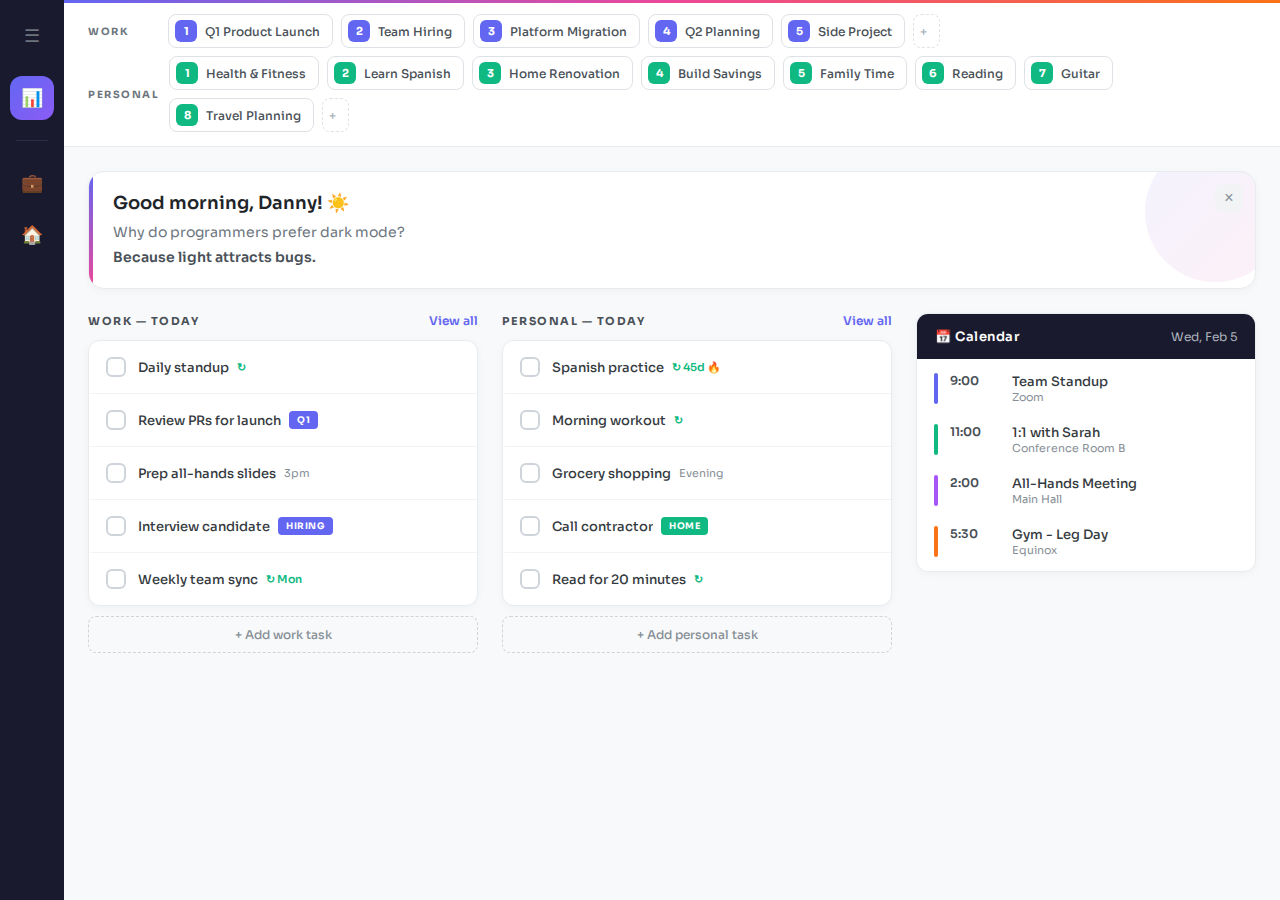
<file: app.html>
<!DOCTYPE html>
<html lang="en">
<head>
    <meta charset="UTF-8">
    <meta name="viewport" content="width=device-width, initial-scale=1.0">
    <title>Priority Tracker</title>
    <link href="https://fonts.googleapis.com/css2?family=Sora:wght@400;500;600;700&display=swap" rel="stylesheet">
    <style>
        * {
            margin: 0;
            padding: 0;
            box-sizing: border-box;
        }

        body {
            font-family: 'Sora', sans-serif;
            background: #f8f9fa;
            min-height: 100vh;
        }

        /* ===== APP SHELL ===== */
        .app {
            display: flex;
            height: 100vh;
            overflow: hidden;
        }

        /* ===== SIDEBAR ===== */
        .sidebar {
            width: 64px;
            background: #1a1a2e;
            display: flex;
            flex-direction: column;
            align-items: center;
            padding: 16px 0;
            gap: 8px;
            transition: width 0.3s ease;
            z-index: 100;
        }

        .sidebar.expanded {
            width: 220px;
            align-items: flex-start;
        }

        .sidebar-toggle {
            width: 40px;
            height: 40px;
            background: transparent;
            border: none;
            color: #6c757d;
            font-size: 18px;
            cursor: pointer;
            border-radius: 10px;
            margin-bottom: 12px;
            transition: all 0.2s;
        }

        .sidebar.expanded .sidebar-toggle {
            margin-left: 12px;
        }

        .sidebar-toggle:hover {
            background: #2d2d44;
            color: white;
        }

        .sidebar-item {
            width: 44px;
            height: 44px;
            display: flex;
            align-items: center;
            justify-content: center;
            color: #6c757d;
            cursor: pointer;
            border-radius: 12px;
            transition: all 0.2s;
            font-size: 18px;
            text-decoration: none;
        }

        .sidebar.expanded .sidebar-item {
            width: calc(100% - 24px);
            margin: 0 12px;
            justify-content: flex-start;
            padding: 0 14px;
            gap: 12px;
            font-size: 14px;
        }

        .sidebar-item:hover {
            background: #2d2d44;
            color: white;
        }

        .sidebar-item.active {
            background: linear-gradient(135deg, #6366f1 0%, #8b5cf6 100%);
            color: white;
        }

        .sidebar-item-label {
            display: none;
            font-weight: 500;
        }

        .sidebar.expanded .sidebar-item-label {
            display: block;
        }

        .sidebar-divider {
            width: 32px;
            height: 1px;
            background: #2d2d44;
            margin: 12px 0;
        }

        .sidebar.expanded .sidebar-divider {
            width: calc(100% - 24px);
            margin: 12px;
        }

        /* ===== MAIN CONTENT ===== */
        .main {
            flex: 1;
            display: flex;
            flex-direction: column;
            overflow: hidden;
        }

        /* ===== PRIORITIES STRIP ===== */
        .priorities-strip {
            background: white;
            border-bottom: 1px solid #e9ecef;
            padding: 14px 24px;
            position: relative;
            flex-shrink: 0;
        }

        .priorities-strip::before {
            content: '';
            position: absolute;
            top: 0;
            left: 0;
            right: 0;
            height: 3px;
            background: linear-gradient(90deg, #6366f1 0%, #ec4899 50%, #f97316 100%);
        }

        .priorities-row {
            display: flex;
            align-items: center;
            gap: 10px;
            margin-bottom: 8px;
        }

        .priorities-row:last-child {
            margin-bottom: 0;
        }

        .priorities-label {
            font-size: 10px;
            font-weight: 700;
            color: #6c757d;
            text-transform: uppercase;
            letter-spacing: 1.5px;
            min-width: 70px;
        }

        .priorities-list {
            display: flex;
            gap: 8px;
            flex-wrap: wrap;
            flex: 1;
        }

        .priority-chip {
            padding: 5px 12px 5px 6px;
            background: white;
            border: 1px solid #dee2e6;
            border-radius: 8px;
            font-size: 12px;
            font-weight: 500;
            color: #495057;
            display: inline-flex;
            align-items: center;
            gap: 8px;
            cursor: pointer;
            transition: all 0.2s;
        }

        .priority-chip:hover {
            border-color: #6366f1;
            background: #f8f9ff;
        }

        .priority-num {
            width: 22px;
            height: 22px;
            border-radius: 6px;
            display: flex;
            align-items: center;
            justify-content: center;
            font-size: 11px;
            font-weight: 700;
            color: white;
        }

        .priority-num.work {
            background: #6366f1;
        }

        .priority-num.personal {
            background: #10b981;
        }

        .priority-chip.add {
            border-style: dashed;
            color: #adb5bd;
        }

        .priority-chip.add:hover {
            border-color: #6366f1;
            color: #6366f1;
        }

        /* ===== CONTENT AREA ===== */
        .content {
            flex: 1;
            overflow-y: auto;
            padding: 24px;
        }

        /* ===== GREETING CARD ===== */
        .greeting {
            background: white;
            border-radius: 16px;
            padding: 20px 24px;
            margin-bottom: 24px;
            position: relative;
            overflow: hidden;
            border: 1px solid #e9ecef;
            box-shadow: 0 2px 8px rgba(0,0,0,0.04);
        }

        .greeting::before {
            content: '';
            position: absolute;
            top: 0;
            left: 0;
            width: 4px;
            height: 100%;
            background: linear-gradient(180deg, #6366f1 0%, #ec4899 100%);
        }

        .greeting::after {
            content: '';
            position: absolute;
            right: -30px;
            top: -30px;
            width: 140px;
            height: 140px;
            background: linear-gradient(135deg, #6366f1 0%, #ec4899 100%);
            opacity: 0.08;
            border-radius: 50%;
        }

        .greeting-close {
            position: absolute;
            top: 12px;
            right: 12px;
            width: 28px;
            height: 28px;
            border: none;
            background: #f1f3f5;
            border-radius: 8px;
            color: #868e96;
            cursor: pointer;
            font-size: 16px;
            display: flex;
            align-items: center;
            justify-content: center;
            transition: all 0.2s;
            z-index: 1;
        }

        .greeting-close:hover {
            background: #e9ecef;
            color: #495057;
        }

        .greeting h2 {
            font-size: 18px;
            font-weight: 600;
            color: #212529;
            margin-bottom: 8px;
        }

        .greeting p {
            font-size: 14px;
            color: #6c757d;
            line-height: 1.5;
            max-width: 600px;
        }

        .greeting .punchline {
            font-weight: 600;
            color: #495057;
            margin-top: 4px;
        }

        /* ===== THREE COLUMN LAYOUT ===== */
        .three-col {
            display: grid;
            grid-template-columns: 1fr 1fr minmax(280px, 340px);
            gap: 24px;
            align-items: start;
        }

        /* ===== SECTION HEADERS ===== */
        .section-header {
            display: flex;
            justify-content: space-between;
            align-items: center;
            margin-bottom: 12px;
        }

        .section-header h3 {
            font-size: 11px;
            font-weight: 700;
            color: #495057;
            text-transform: uppercase;
            letter-spacing: 1.5px;
        }

        .section-header a {
            font-size: 12px;
            color: #6366f1;
            text-decoration: none;
            font-weight: 600;
            transition: color 0.2s;
        }

        .section-header a:hover {
            color: #4f46e5;
        }

        /* ===== TASK LIST ===== */
        .task-list {
            background: white;
            border: 1px solid #e9ecef;
            border-radius: 12px;
            overflow: hidden;
            box-shadow: 0 2px 8px rgba(0,0,0,0.04);
        }

        .task-item {
            padding: 12px 14px;
            border-bottom: 1px solid #f1f3f5;
            display: flex;
            align-items: center;
            gap: 12px;
            transition: all 0.2s;
            border-left: 3px solid transparent;
            cursor: pointer;
        }

        .task-item:last-child {
            border-bottom: none;
        }

        .task-item:hover {
            background: #f8f9fa;
            border-left-color: #6366f1;
        }

        .task-item:hover .task-actions {
            opacity: 1;
        }

        .task-checkbox {
            width: 20px;
            height: 20px;
            border: 2px solid #ced4da;
            border-radius: 6px;
            cursor: pointer;
            transition: all 0.2s;
            flex-shrink: 0;
            display: flex;
            align-items: center;
            justify-content: center;
        }

        .task-checkbox:hover {
            border-color: #6366f1;
            transform: scale(1.1);
        }

        .task-checkbox.checked {
            background: linear-gradient(135deg, #6366f1 0%, #8b5cf6 100%);
            border-color: #6366f1;
        }

        .task-checkbox.checked::after {
            content: '✓';
            color: white;
            font-size: 12px;
            font-weight: 700;
        }

        .task-content {
            flex: 1;
            min-width: 0;
            display: flex;
            align-items: center;
            gap: 8px;
        }

        .task-title {
            font-size: 13px;
            font-weight: 500;
            color: #343a40;
            white-space: nowrap;
            overflow: hidden;
            text-overflow: ellipsis;
        }

        .task-title.completed {
            text-decoration: line-through;
            color: #adb5bd;
        }

        .task-tag {
            font-size: 9px;
            font-weight: 700;
            padding: 3px 8px;
            background: #6366f1;
            color: white;
            border-radius: 4px;
            text-transform: uppercase;
            letter-spacing: 0.5px;
            flex-shrink: 0;
        }

        .task-tag.green {
            background: #10b981;
        }

        .task-recurring {
            font-size: 11px;
            font-weight: 600;
            color: #10b981;
            flex-shrink: 0;
        }

        .task-meta {
            font-size: 11px;
            color: #868e96;
            flex-shrink: 0;
        }

        .task-actions {
            display: flex;
            gap: 4px;
            opacity: 0;
            transition: opacity 0.2s;
        }

        .task-action-btn {
            width: 28px;
            height: 28px;
            border: 1px solid #dee2e6;
            background: white;
            border-radius: 6px;
            cursor: pointer;
            display: flex;
            align-items: center;
            justify-content: center;
            font-size: 12px;
            transition: all 0.2s;
        }

        .task-action-btn:hover {
            border-color: #6366f1;
            background: #f8f9ff;
        }

        /* ===== ADD TASK BUTTON ===== */
        .add-task {
            padding: 10px 14px;
            margin-top: 10px;
            text-align: center;
            color: #868e96;
            font-size: 12px;
            font-weight: 500;
            border: 1px dashed #ced4da;
            border-radius: 8px;
            cursor: pointer;
            transition: all 0.2s;
        }

        .add-task:hover {
            border-color: #6366f1;
            color: #6366f1;
            background: #f8f9ff;
        }

        /* ===== CALENDAR ===== */
        .calendar {
            background: white;
            border: 1px solid #e9ecef;
            border-radius: 12px;
            overflow: hidden;
            box-shadow: 0 2px 8px rgba(0,0,0,0.04);
        }

        .calendar-header {
            background: #1a1a2e;
            color: white;
            padding: 14px 18px;
            display: flex;
            justify-content: space-between;
            align-items: center;
        }

        .calendar-header h4 {
            font-size: 13px;
            font-weight: 600;
            letter-spacing: 0.5px;
        }

        .calendar-header span {
            font-size: 12px;
            color: #adb5bd;
        }

        .calendar-events {
            padding: 4px 0;
        }

        .calendar-event {
            padding: 10px 14px;
            display: flex;
            gap: 12px;
            transition: all 0.2s;
            border-left: 3px solid transparent;
            cursor: pointer;
        }

        .calendar-event:hover {
            background: #f8f9fa;
            border-left-color: #6366f1;
        }

        .event-color {
            width: 4px;
            border-radius: 2px;
            flex-shrink: 0;
        }

        .event-color.blue { background: #6366f1; }
        .event-color.green { background: #10b981; }
        .event-color.purple { background: #a855f7; }
        .event-color.orange { background: #f97316; }

        .event-time {
            font-size: 12px;
            font-weight: 600;
            color: #495057;
            min-width: 50px;
        }

        .event-details {
            flex: 1;
            min-width: 0;
        }

        .event-title {
            font-size: 13px;
            font-weight: 500;
            color: #343a40;
        }

        .event-location {
            font-size: 11px;
            color: #868e96;
        }

        /* ===== QUICK ACTIONS DROPDOWN ===== */
        .dropdown {
            position: absolute;
            top: 100%;
            right: 0;
            background: white;
            border: 1px solid #e9ecef;
            border-radius: 10px;
            box-shadow: 0 8px 24px rgba(0,0,0,0.12);
            min-width: 180px;
            z-index: 1000;
            display: none;
            overflow: hidden;
        }

        .dropdown.show {
            display: block;
        }

        .dropdown-item {
            padding: 10px 14px;
            font-size: 13px;
            color: #343a40;
            cursor: pointer;
            display: flex;
            align-items: center;
            gap: 10px;
            transition: background 0.2s;
        }

        .dropdown-item:hover {
            background: #f8f9fa;
        }

        .dropdown-item.danger {
            color: #dc3545;
        }

        .dropdown-divider {
            height: 1px;
            background: #e9ecef;
            margin: 4px 0;
        }

        /* ===== CELEBRATION ===== */
        .celebration-overlay {
            position: fixed;
            top: 0;
            left: 0;
            right: 0;
            bottom: 0;
            pointer-events: none;
            z-index: 9999;
            overflow: hidden;
        }

        .confetti {
            position: absolute;
            animation: confetti-fall 3s ease-out forwards;
        }

        @keyframes confetti-fall {
            0% { transform: translateY(-100px) rotate(0deg); opacity: 1; }
            100% { transform: translateY(100vh) rotate(720deg); opacity: 0; }
        }

        .toast {
            position: fixed;
            bottom: 30px;
            left: 50%;
            transform: translateX(-50%);
            background: linear-gradient(135deg, #10b981 0%, #059669 100%);
            color: white;
            padding: 14px 28px;
            border-radius: 12px;
            font-size: 15px;
            font-weight: 600;
            box-shadow: 0 8px 24px rgba(16, 185, 129, 0.3);
            z-index: 10000;
            animation: toast-pop 0.3s ease-out;
        }

        @keyframes toast-pop {
            0% { transform: translateX(-50%) scale(0.8) translateY(20px); opacity: 0; }
            100% { transform: translateX(-50%) scale(1) translateY(0); opacity: 1; }
        }

        .champagne-container {
            position: fixed;
            bottom: 20%;
            left: 50%;
            transform: translateX(-50%);
            font-size: 80px;
            animation: champagne-pop 1.5s ease-out forwards;
            z-index: 9999;
        }

        @keyframes champagne-pop {
            0% { transform: translateX(-50%) scale(0.5); opacity: 0; }
            30% { transform: translateX(-50%) scale(1.2); opacity: 1; }
            100% { transform: translateX(-50%) scale(1); opacity: 0; }
        }

        .emoji-burst {
            position: absolute;
            font-size: 36px;
            animation: emoji-fly 2s ease-out forwards;
        }

        @keyframes emoji-fly {
            0% { transform: scale(0) rotate(0deg); opacity: 1; }
            50% { transform: scale(1.2) rotate(180deg); opacity: 1; }
            100% { transform: scale(0.5) rotate(360deg) translateY(-100px); opacity: 0; }
        }

        .cat-celebration {
            position: fixed;
            top: 50%;
            left: 50%;
            transform: translate(-50%, -50%);
            background: white;
            border-radius: 16px;
            padding: 20px;
            box-shadow: 0 16px 48px rgba(0,0,0,0.2);
            text-align: center;
            animation: cat-pop 0.4s ease-out forwards;
            z-index: 10001;
        }

        @keyframes cat-pop {
            0% { transform: translate(-50%, -50%) scale(0); }
            60% { transform: translate(-50%, -50%) scale(1.1); }
            100% { transform: translate(-50%, -50%) scale(1); }
        }

        .cat-celebration img {
            width: 200px;
            height: 150px;
            object-fit: cover;
            border-radius: 12px;
            margin-bottom: 12px;
        }

        .cat-celebration p {
            font-size: 18px;
            font-weight: 600;
            color: #333;
        }

        .rainbow-wave {
            position: fixed;
            bottom: 0;
            left: 0;
            right: 0;
            height: 200px;
            background: linear-gradient(180deg,
                transparent 0%,
                rgba(99, 102, 241, 0.2) 20%,
                rgba(236, 72, 153, 0.2) 40%,
                rgba(249, 115, 22, 0.2) 60%,
                rgba(16, 185, 129, 0.2) 80%,
                rgba(99, 102, 241, 0.2) 100%
            );
            animation: rainbow-rise 2s ease-out forwards;
            pointer-events: none;
        }

        @keyframes rainbow-rise {
            0% { transform: translateY(100%); opacity: 0; }
            30% { opacity: 1; }
            100% { transform: translateY(-100vh); opacity: 0; }
        }

        .star {
            position: absolute;
            font-size: 24px;
            animation: star-burst 1.5s ease-out forwards;
        }

        @keyframes star-burst {
            0% { transform: scale(0) rotate(0deg); opacity: 1; }
            100% { transform: scale(1) rotate(360deg); opacity: 0; }
        }

        /* ===== FOCUS MODE ===== */
        .focus-overlay {
            position: fixed;
            top: 0;
            left: 0;
            right: 0;
            bottom: 0;
            background: #1a1a2e;
            display: none;
            flex-direction: column;
            align-items: center;
            justify-content: center;
            z-index: 2000;
            color: white;
        }

        .focus-overlay.active {
            display: flex;
        }

        .focus-close {
            position: absolute;
            top: 24px;
            right: 24px;
            padding: 10px 20px;
            background: rgba(255,255,255,0.1);
            border: 1px solid rgba(255,255,255,0.2);
            border-radius: 8px;
            color: rgba(255,255,255,0.7);
            font-size: 13px;
            cursor: pointer;
            transition: all 0.2s;
        }

        .focus-close:hover {
            background: rgba(255,255,255,0.15);
            color: white;
        }

        .focus-timer {
            font-size: 120px;
            font-weight: 300;
            letter-spacing: -4px;
            margin-bottom: 24px;
            font-variant-numeric: tabular-nums;
        }

        .focus-task {
            font-size: 24px;
            font-weight: 500;
            max-width: 500px;
            text-align: center;
            margin-bottom: 48px;
            opacity: 0.9;
        }

        .focus-controls {
            display: flex;
            gap: 16px;
        }

        .focus-btn {
            padding: 14px 32px;
            border-radius: 12px;
            font-size: 16px;
            font-weight: 600;
            cursor: pointer;
            border: none;
            transition: all 0.2s;
        }

        .focus-btn.primary {
            background: linear-gradient(135deg, #6366f1 0%, #8b5cf6 100%);
            color: white;
        }

        .focus-btn.secondary {
            background: rgba(255,255,255,0.1);
            color: white;
            border: 1px solid rgba(255,255,255,0.2);
        }

        .focus-btn:hover {
            transform: scale(1.02);
        }

        .focus-progress {
            position: absolute;
            bottom: 0;
            left: 0;
            height: 4px;
            background: linear-gradient(90deg, #6366f1 0%, #ec4899 100%);
            transition: width 1s linear;
        }

        /* ===== RESPONSIVE ===== */
        @media (max-width: 1200px) {
            .three-col {
                grid-template-columns: 1fr 1fr;
            }
            .three-col > div:last-child {
                grid-column: span 2;
            }
        }

        @media (max-width: 768px) {
            .three-col {
                grid-template-columns: 1fr;
            }
            .three-col > div:last-child {
                grid-column: span 1;
            }
            .sidebar {
                position: fixed;
                left: -64px;
                height: 100%;
                transition: left 0.3s;
            }
            .sidebar.mobile-open {
                left: 0;
            }
        }
    </style>
</head>
<body>
    <div class="app">
        <!-- Sidebar -->
        <nav class="sidebar" id="sidebar">
            <button class="sidebar-toggle" onclick="toggleSidebar()">☰</button>
            <a class="sidebar-item active" href="#" onclick="showView('dashboard')">
                <span>📊</span>
                <span class="sidebar-item-label">Dashboard</span>
            </a>
            <div class="sidebar-divider"></div>
            <a class="sidebar-item" href="#" onclick="showView('work')">
                <span>💼</span>
                <span class="sidebar-item-label">Work</span>
            </a>
            <a class="sidebar-item" href="#" onclick="showView('personal')">
                <span>🏠</span>
                <span class="sidebar-item-label">Personal</span>
            </a>
        </nav>

        <!-- Main Content -->
        <main class="main">
            <!-- Priorities Strip -->
            <div class="priorities-strip">
                <div class="priorities-row">
                    <span class="priorities-label">Work</span>
                    <div class="priorities-list">
                        <div class="priority-chip"><span class="priority-num work">1</span> Q1 Product Launch</div>
                        <div class="priority-chip"><span class="priority-num work">2</span> Team Hiring</div>
                        <div class="priority-chip"><span class="priority-num work">3</span> Platform Migration</div>
                        <div class="priority-chip"><span class="priority-num work">4</span> Q2 Planning</div>
                        <div class="priority-chip"><span class="priority-num work">5</span> Side Project</div>
                        <div class="priority-chip add">+</div>
                    </div>
                </div>
                <div class="priorities-row">
                    <span class="priorities-label">Personal</span>
                    <div class="priorities-list">
                        <div class="priority-chip"><span class="priority-num personal">1</span> Health & Fitness</div>
                        <div class="priority-chip"><span class="priority-num personal">2</span> Learn Spanish</div>
                        <div class="priority-chip"><span class="priority-num personal">3</span> Home Renovation</div>
                        <div class="priority-chip"><span class="priority-num personal">4</span> Build Savings</div>
                        <div class="priority-chip"><span class="priority-num personal">5</span> Family Time</div>
                        <div class="priority-chip"><span class="priority-num personal">6</span> Reading</div>
                        <div class="priority-chip"><span class="priority-num personal">7</span> Guitar</div>
                        <div class="priority-chip"><span class="priority-num personal">8</span> Travel Planning</div>
                        <div class="priority-chip add">+</div>
                    </div>
                </div>
            </div>

            <!-- Content Area -->
            <div class="content">
                <!-- Morning Greeting -->
                <div class="greeting" id="greeting">
                    <button class="greeting-close" onclick="dismissGreeting()">×</button>
                    <h2>Good morning, Danny! ☀️</h2>
                    <p>Why do programmers prefer dark mode?</p>
                    <p class="punchline">Because light attracts bugs.</p>
                </div>

                <!-- Three Column Layout -->
                <div class="three-col">
                    <!-- Work Tasks -->
                    <div>
                        <div class="section-header">
                            <h3>Work — Today</h3>
                            <a href="#">View all</a>
                        </div>
                        <div class="task-list">
                            <div class="task-item">
                                <div class="task-checkbox" onclick="celebrateTask(this)"></div>
                                <div class="task-content">
                                    <span class="task-title">Daily standup</span>
                                    <span class="task-recurring">↻</span>
                                </div>
                                <div class="task-actions">
                                    <button class="task-action-btn" title="Focus">⏱</button>
                                    <button class="task-action-btn" title="More">⋯</button>
                                </div>
                            </div>
                            <div class="task-item">
                                <div class="task-checkbox" onclick="celebrateTask(this)"></div>
                                <div class="task-content">
                                    <span class="task-title">Review PRs for launch</span>
                                    <span class="task-tag">Q1</span>
                                </div>
                                <div class="task-actions">
                                    <button class="task-action-btn" title="Focus">⏱</button>
                                    <button class="task-action-btn" title="More">⋯</button>
                                </div>
                            </div>
                            <div class="task-item">
                                <div class="task-checkbox" onclick="celebrateTask(this)"></div>
                                <div class="task-content">
                                    <span class="task-title">Prep all-hands slides</span>
                                    <span class="task-meta">3pm</span>
                                </div>
                                <div class="task-actions">
                                    <button class="task-action-btn" title="Focus">⏱</button>
                                    <button class="task-action-btn" title="More">⋯</button>
                                </div>
                            </div>
                            <div class="task-item">
                                <div class="task-checkbox" onclick="celebrateTask(this)"></div>
                                <div class="task-content">
                                    <span class="task-title">Interview candidate</span>
                                    <span class="task-tag">Hiring</span>
                                </div>
                                <div class="task-actions">
                                    <button class="task-action-btn" title="Focus">⏱</button>
                                    <button class="task-action-btn" title="More">⋯</button>
                                </div>
                            </div>
                            <div class="task-item">
                                <div class="task-checkbox" onclick="celebrateTask(this)"></div>
                                <div class="task-content">
                                    <span class="task-title">Weekly team sync</span>
                                    <span class="task-recurring">↻ Mon</span>
                                </div>
                                <div class="task-actions">
                                    <button class="task-action-btn" title="Focus">⏱</button>
                                    <button class="task-action-btn" title="More">⋯</button>
                                </div>
                            </div>
                        </div>
                        <div class="add-task">+ Add work task</div>
                    </div>

                    <!-- Personal Tasks -->
                    <div>
                        <div class="section-header">
                            <h3>Personal — Today</h3>
                            <a href="#">View all</a>
                        </div>
                        <div class="task-list">
                            <div class="task-item">
                                <div class="task-checkbox" onclick="celebrateTask(this)"></div>
                                <div class="task-content">
                                    <span class="task-title">Spanish practice</span>
                                    <span class="task-recurring">↻ 45d 🔥</span>
                                </div>
                                <div class="task-actions">
                                    <button class="task-action-btn" title="Focus">⏱</button>
                                    <button class="task-action-btn" title="More">⋯</button>
                                </div>
                            </div>
                            <div class="task-item">
                                <div class="task-checkbox" onclick="celebrateTask(this)"></div>
                                <div class="task-content">
                                    <span class="task-title">Morning workout</span>
                                    <span class="task-recurring">↻</span>
                                </div>
                                <div class="task-actions">
                                    <button class="task-action-btn" title="Focus">⏱</button>
                                    <button class="task-action-btn" title="More">⋯</button>
                                </div>
                            </div>
                            <div class="task-item">
                                <div class="task-checkbox" onclick="celebrateTask(this)"></div>
                                <div class="task-content">
                                    <span class="task-title">Grocery shopping</span>
                                    <span class="task-meta">Evening</span>
                                </div>
                                <div class="task-actions">
                                    <button class="task-action-btn" title="Focus">⏱</button>
                                    <button class="task-action-btn" title="More">⋯</button>
                                </div>
                            </div>
                            <div class="task-item">
                                <div class="task-checkbox" onclick="celebrateTask(this)"></div>
                                <div class="task-content">
                                    <span class="task-title">Call contractor</span>
                                    <span class="task-tag green">Home</span>
                                </div>
                                <div class="task-actions">
                                    <button class="task-action-btn" title="Focus">⏱</button>
                                    <button class="task-action-btn" title="More">⋯</button>
                                </div>
                            </div>
                            <div class="task-item">
                                <div class="task-checkbox" onclick="celebrateTask(this)"></div>
                                <div class="task-content">
                                    <span class="task-title">Read for 20 minutes</span>
                                    <span class="task-recurring">↻</span>
                                </div>
                                <div class="task-actions">
                                    <button class="task-action-btn" title="Focus">⏱</button>
                                    <button class="task-action-btn" title="More">⋯</button>
                                </div>
                            </div>
                        </div>
                        <div class="add-task">+ Add personal task</div>
                    </div>

                    <!-- Calendar -->
                    <div>
                        <div class="calendar">
                            <div class="calendar-header">
                                <h4>📅 Calendar</h4>
                                <span>Wed, Feb 5</span>
                            </div>
                            <div class="calendar-events">
                                <div class="calendar-event">
                                    <div class="event-color blue"></div>
                                    <span class="event-time">9:00</span>
                                    <div class="event-details">
                                        <div class="event-title">Team Standup</div>
                                        <div class="event-location">Zoom</div>
                                    </div>
                                </div>
                                <div class="calendar-event">
                                    <div class="event-color green"></div>
                                    <span class="event-time">11:00</span>
                                    <div class="event-details">
                                        <div class="event-title">1:1 with Sarah</div>
                                        <div class="event-location">Conference Room B</div>
                                    </div>
                                </div>
                                <div class="calendar-event">
                                    <div class="event-color purple"></div>
                                    <span class="event-time">2:00</span>
                                    <div class="event-details">
                                        <div class="event-title">All-Hands Meeting</div>
                                        <div class="event-location">Main Hall</div>
                                    </div>
                                </div>
                                <div class="calendar-event">
                                    <div class="event-color orange"></div>
                                    <span class="event-time">5:30</span>
                                    <div class="event-details">
                                        <div class="event-title">Gym - Leg Day</div>
                                        <div class="event-location">Equinox</div>
                                    </div>
                                </div>
                            </div>
                        </div>
                    </div>
                </div>
            </div>
        </main>
    </div>

    <!-- Celebration Overlay -->
    <div class="celebration-overlay" id="celebrationOverlay"></div>

    <!-- Focus Mode Overlay -->
    <div class="focus-overlay" id="focusOverlay">
        <button class="focus-close" onclick="closeFocus()">✕ Exit Focus</button>
        <div class="focus-timer" id="focusTimer">20:00</div>
        <div class="focus-task" id="focusTask">Review PRs for launch</div>
        <div class="focus-controls">
            <button class="focus-btn secondary">Pause</button>
            <button class="focus-btn primary" onclick="closeFocus()">Complete</button>
        </div>
        <div class="focus-progress" id="focusProgress" style="width: 0%"></div>
    </div>

    <script>
        // Sidebar toggle
        function toggleSidebar() {
            document.getElementById('sidebar').classList.toggle('expanded');
        }

        // Dismiss greeting
        function dismissGreeting() {
            document.getElementById('greeting').style.display = 'none';
        }

        // Celebration types
        const celebrationTypes = ['confetti', 'champagne', 'cat', 'emoji', 'stars', 'rainbow'];
        const toastMessages = [
            "Nice work! ✨", "You're on fire! 🔥", "Crushed it! 💪",
            "Boom! 💥", "Nailed it! 🎯", "Amazing! 🌟",
            "Keep going! 🚀", "Unstoppable! ⚡", "Legend! 👑"
        ];

        function celebrateTask(checkbox) {
            if (checkbox.classList.contains('checked')) return;

            checkbox.classList.add('checked');

            const taskItem = checkbox.closest('.task-item');
            if (taskItem) {
                const title = taskItem.querySelector('.task-title');
                if (title) title.classList.add('completed');
            }

            const type = celebrationTypes[Math.floor(Math.random() * celebrationTypes.length)];
            const overlay = document.getElementById('celebrationOverlay');

            switch(type) {
                case 'confetti': createConfetti(overlay); break;
                case 'champagne': createChampagne(overlay); break;
                case 'cat': createCatPopup(); break;
                case 'emoji': createEmojiBurst(overlay); break;
                case 'stars': createStarBurst(overlay); break;
                case 'rainbow': createRainbow(overlay); break;
            }

            showToast(toastMessages[Math.floor(Math.random() * toastMessages.length)]);
        }

        function createConfetti(overlay) {
            const colors = ['#6366f1', '#ec4899', '#f97316', '#10b981', '#fbbf24', '#8b5cf6'];
            for (let i = 0; i < 60; i++) {
                const confetti = document.createElement('div');
                confetti.className = 'confetti';
                confetti.style.left = Math.random() * 100 + '%';
                confetti.style.background = colors[Math.floor(Math.random() * colors.length)];
                confetti.style.width = (6 + Math.random() * 8) + 'px';
                confetti.style.height = (6 + Math.random() * 8) + 'px';
                confetti.style.borderRadius = Math.random() > 0.5 ? '50%' : '2px';
                confetti.style.animationDelay = Math.random() * 0.5 + 's';
                confetti.style.animationDuration = (2 + Math.random()) + 's';
                overlay.appendChild(confetti);
            }
            setTimeout(() => overlay.innerHTML = '', 3500);
        }

        function createChampagne(overlay) {
            const container = document.createElement('div');
            container.className = 'champagne-container';
            container.innerHTML = '🍾';
            overlay.appendChild(container);
            createConfetti(overlay);
            setTimeout(() => container.remove(), 2000);
        }

        function createCatPopup() {
            const popup = document.createElement('div');
            popup.className = 'cat-celebration';
            popup.innerHTML = `
                <img src="https://cataas.com/cat/gif?width=200&height=150&t=${Date.now()}"
                     alt="Celebration cat"
                     onerror="this.src='https://placekitten.com/200/150'">
                <p>Purrfect! 🐱</p>
            `;
            document.body.appendChild(popup);
            setTimeout(() => popup.remove(), 3000);
        }

        function createEmojiBurst(overlay) {
            const emojis = ['🎉', '🎊', '⭐', '💫', '✨', '🌟', '🔥', '💪', '👏', '🙌'];
            for (let i = 0; i < 15; i++) {
                const emoji = document.createElement('div');
                emoji.className = 'emoji-burst';
                emoji.textContent = emojis[Math.floor(Math.random() * emojis.length)];
                emoji.style.left = 30 + Math.random() * 40 + '%';
                emoji.style.top = 40 + Math.random() * 20 + '%';
                emoji.style.animationDelay = Math.random() * 0.3 + 's';
                overlay.appendChild(emoji);
            }
            setTimeout(() => overlay.innerHTML = '', 2500);
        }

        function createStarBurst(overlay) {
            for (let i = 0; i < 30; i++) {
                const star = document.createElement('div');
                star.className = 'star';
                star.textContent = '⭐';
                star.style.left = Math.random() * 100 + '%';
                star.style.top = Math.random() * 100 + '%';
                star.style.animationDelay = Math.random() * 0.5 + 's';
                star.style.fontSize = (16 + Math.random() * 24) + 'px';
                overlay.appendChild(star);
            }
            setTimeout(() => overlay.innerHTML = '', 2000);
        }

        function createRainbow(overlay) {
            const wave = document.createElement('div');
            wave.className = 'rainbow-wave';
            overlay.appendChild(wave);
            createEmojiBurst(overlay);
            setTimeout(() => wave.remove(), 2500);
        }

        function showToast(message) {
            const existing = document.querySelector('.toast');
            if (existing) existing.remove();

            const toast = document.createElement('div');
            toast.className = 'toast';
            toast.textContent = message;
            document.body.appendChild(toast);
            setTimeout(() => toast.remove(), 2500);
        }

        // Focus mode
        function openFocus(task) {
            document.getElementById('focusTask').textContent = task;
            document.getElementById('focusOverlay').classList.add('active');
        }

        function closeFocus() {
            document.getElementById('focusOverlay').classList.remove('active');
        }
    </script>
</body>
</html>
</file>
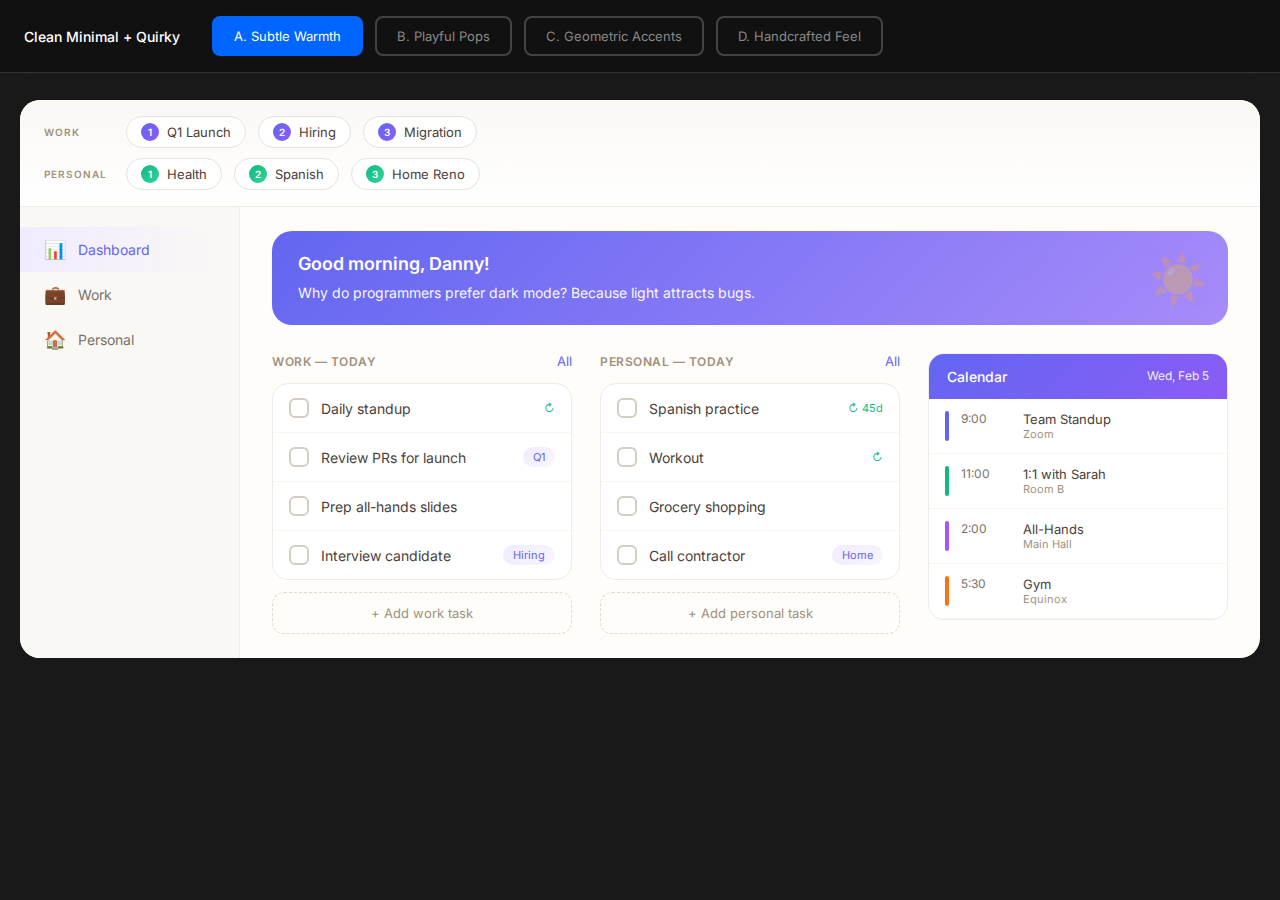
<file: visual-directions-v2.html>
<!DOCTYPE html>
<html lang="en">
<head>
    <meta charset="UTF-8">
    <meta name="viewport" content="width=device-width, initial-scale=1.0">
    <title>Clean Minimal + Quirky Variations</title>
    <link href="https://fonts.googleapis.com/css2?family=Inter:wght@300;400;500;600;700&family=Outfit:wght@400;500;600;700&family=Sora:wght@400;500;600;700&family=Plus+Jakarta+Sans:wght@400;500;600;700&display=swap" rel="stylesheet">
    <style>
        * {
            margin: 0;
            padding: 0;
            box-sizing: border-box;
        }

        body {
            background: #1a1a1a;
            min-height: 100vh;
            padding: 20px;
        }

        .theme-selector {
            position: fixed;
            top: 0;
            left: 0;
            right: 0;
            background: #111;
            padding: 16px 24px;
            display: flex;
            gap: 12px;
            z-index: 1000;
            align-items: center;
            border-bottom: 1px solid #333;
            flex-wrap: wrap;
        }

        .theme-selector h1 {
            color: white;
            font-family: 'Inter', sans-serif;
            font-size: 14px;
            font-weight: 500;
            margin-right: 20px;
        }

        .theme-btn {
            padding: 10px 20px;
            border: 2px solid #444;
            background: transparent;
            color: #888;
            border-radius: 8px;
            cursor: pointer;
            font-size: 13px;
            font-family: 'Inter', sans-serif;
            transition: all 0.2s;
        }

        .theme-btn:hover {
            border-color: #666;
            color: #fff;
        }

        .theme-btn.active {
            border-color: #0066ff;
            background: #0066ff;
            color: white;
        }

        .dashboard-container {
            margin-top: 80px;
            display: flex;
            justify-content: center;
        }

        .dashboard {
            display: none;
            width: 100%;
            max-width: 1400px;
            border-radius: 20px;
            overflow: hidden;
        }

        .dashboard.active {
            display: block;
        }

        /* ============================================
           VARIATION A: MINIMAL + SUBTLE WARMTH
           Adds: warmer whites, softer shadows,
           slightly rounded elements, gentle accents
           ============================================ */
        .theme-a {
            background: #fffdf9;
            font-family: 'Inter', sans-serif;
            box-shadow: 0 4px 40px rgba(0,0,0,0.08);
        }

        .theme-a .priorities-strip {
            background: linear-gradient(180deg, #faf8f5 0%, #fff 100%);
            border-bottom: 1px solid #f0ebe4;
            padding: 16px 24px;
        }

        .theme-a .priorities-row {
            display: flex;
            align-items: center;
            gap: 12px;
            margin-bottom: 10px;
        }

        .theme-a .priorities-row:last-child { margin-bottom: 0; }

        .theme-a .priorities-label {
            font-size: 10px;
            font-weight: 600;
            color: #a0927d;
            text-transform: uppercase;
            letter-spacing: 1px;
            min-width: 70px;
        }

        .theme-a .priority-chip {
            padding: 6px 14px;
            background: white;
            border: 1px solid #e8e2da;
            border-radius: 24px;
            font-size: 13px;
            color: #4a4139;
            display: inline-flex;
            align-items: center;
            gap: 8px;
            transition: all 0.2s;
        }

        .theme-a .priority-chip:hover {
            transform: translateY(-1px);
            box-shadow: 0 4px 12px rgba(0,0,0,0.06);
        }

        .theme-a .priority-num {
            width: 18px;
            height: 18px;
            border-radius: 50%;
            display: flex;
            align-items: center;
            justify-content: center;
            font-size: 10px;
            font-weight: 600;
            color: white;
        }

        .theme-a .priority-num.work { background: linear-gradient(135deg, #6366f1 0%, #8b5cf6 100%); }
        .theme-a .priority-num.personal { background: linear-gradient(135deg, #10b981 0%, #34d399 100%); }

        .theme-a .main-layout { display: flex; }

        .theme-a .sidebar {
            width: 220px;
            background: #faf8f5;
            border-right: 1px solid #f0ebe4;
            padding: 20px 0;
        }

        .theme-a .sidebar-item {
            padding: 12px 24px;
            font-size: 14px;
            color: #7a7067;
            display: flex;
            align-items: center;
            gap: 12px;
            cursor: pointer;
            transition: all 0.2s;
            border-radius: 0 24px 24px 0;
            margin-right: 12px;
        }

        .theme-a .sidebar-item:hover { background: #f5f0ea; }

        .theme-a .sidebar-item.active {
            background: linear-gradient(90deg, #f0ebff 0%, #faf8f5 100%);
            color: #6366f1;
        }

        .theme-a .sidebar-icon { font-size: 18px; }

        .theme-a .main-content {
            flex: 1;
            padding: 24px 32px;
        }

        .theme-a .greeting {
            background: linear-gradient(135deg, #6366f1 0%, #a78bfa 100%);
            border-radius: 20px;
            padding: 22px 26px;
            color: white;
            margin-bottom: 28px;
            position: relative;
            overflow: hidden;
        }

        .theme-a .greeting::before {
            content: '☀️';
            position: absolute;
            right: 20px;
            top: 50%;
            transform: translateY(-50%);
            font-size: 48px;
            opacity: 0.3;
        }

        .theme-a .greeting h2 {
            font-size: 18px;
            font-weight: 600;
            margin-bottom: 8px;
        }

        .theme-a .greeting p {
            font-size: 14px;
            opacity: 0.95;
            line-height: 1.5;
            max-width: 80%;
        }

        .theme-a .three-col {
            display: grid;
            grid-template-columns: 1fr 1fr 300px;
            gap: 28px;
        }

        .theme-a .section-header {
            display: flex;
            justify-content: space-between;
            align-items: center;
            margin-bottom: 14px;
        }

        .theme-a .section-header h3 {
            font-size: 12px;
            font-weight: 600;
            color: #a0927d;
            text-transform: uppercase;
            letter-spacing: 0.5px;
        }

        .theme-a .section-header a {
            font-size: 13px;
            color: #6366f1;
            text-decoration: none;
        }

        .theme-a .task-list {
            background: white;
            border: 1px solid #f0ebe4;
            border-radius: 16px;
            overflow: hidden;
        }

        .theme-a .task-item {
            padding: 14px 16px;
            border-bottom: 1px solid #faf5f0;
            display: flex;
            align-items: center;
            gap: 12px;
            transition: background 0.2s;
        }

        .theme-a .task-item:last-child { border-bottom: none; }
        .theme-a .task-item:hover { background: #fffdf9; }

        .theme-a .task-checkbox {
            width: 20px;
            height: 20px;
            border: 2px solid #d4cdc4;
            border-radius: 6px;
            transition: all 0.2s;
        }

        .theme-a .task-checkbox:hover {
            border-color: #6366f1;
        }

        .theme-a .task-title {
            flex: 1;
            font-size: 14px;
            color: #4a4139;
        }

        .theme-a .task-tag {
            font-size: 11px;
            padding: 3px 10px;
            background: linear-gradient(135deg, #f0ebff 0%, #faf5ff 100%);
            color: #6366f1;
            border-radius: 12px;
        }

        .theme-a .task-recurring {
            font-size: 11px;
            color: #10b981;
        }

        .theme-a .add-task {
            padding: 12px;
            text-align: center;
            color: #a0927d;
            font-size: 13px;
            border: 1px dashed #e0d9d0;
            border-radius: 12px;
            margin-top: 12px;
            cursor: pointer;
            transition: all 0.2s;
        }

        .theme-a .add-task:hover {
            border-color: #6366f1;
            color: #6366f1;
            background: #faf8ff;
        }

        .theme-a .calendar {
            background: white;
            border: 1px solid #f0ebe4;
            border-radius: 16px;
            overflow: hidden;
        }

        .theme-a .calendar-header {
            background: linear-gradient(135deg, #6366f1 0%, #8b5cf6 100%);
            color: white;
            padding: 14px 18px;
            display: flex;
            justify-content: space-between;
        }

        .theme-a .calendar-header h4 { font-size: 14px; font-weight: 500; }
        .theme-a .calendar-header span { font-size: 12px; opacity: 0.9; }

        .theme-a .calendar-event {
            padding: 12px 16px;
            border-bottom: 1px solid #faf5f0;
            display: flex;
            gap: 12px;
            transition: background 0.2s;
        }

        .theme-a .calendar-event:hover { background: #fffdf9; }

        .theme-a .event-color { width: 4px; border-radius: 2px; }
        .theme-a .event-time { font-size: 12px; color: #7a7067; min-width: 50px; }
        .theme-a .event-title { font-size: 13px; color: #4a4139; }
        .theme-a .event-location { font-size: 11px; color: #a0927d; }

        /* ============================================
           VARIATION B: MINIMAL + PLAYFUL POPS
           Adds: colorful accents, fun hover states,
           slightly bouncy interactions, emoji touches
           ============================================ */
        .theme-b {
            background: #ffffff;
            font-family: 'Outfit', sans-serif;
            box-shadow: 0 4px 40px rgba(0,0,0,0.08);
        }

        .theme-b .priorities-strip {
            background: #fafafa;
            border-bottom: 1px solid #eee;
            padding: 16px 24px;
        }

        .theme-b .priorities-row {
            display: flex;
            align-items: center;
            gap: 12px;
            margin-bottom: 10px;
        }

        .theme-b .priorities-row:last-child { margin-bottom: 0; }

        .theme-b .priorities-label {
            font-size: 11px;
            font-weight: 600;
            color: #888;
            text-transform: uppercase;
            letter-spacing: 1px;
            min-width: 70px;
        }

        .theme-b .priority-chip {
            padding: 6px 14px;
            background: white;
            border: 2px solid #e5e5e5;
            border-radius: 24px;
            font-size: 13px;
            font-weight: 500;
            color: #333;
            display: inline-flex;
            align-items: center;
            gap: 8px;
            transition: all 0.2s cubic-bezier(0.34, 1.56, 0.64, 1);
            cursor: pointer;
        }

        .theme-b .priority-chip:hover {
            transform: translateY(-2px) scale(1.02);
            box-shadow: 0 6px 20px rgba(0,0,0,0.08);
            border-color: #ddd;
        }

        .theme-b .priority-num {
            width: 20px;
            height: 20px;
            border-radius: 8px;
            display: flex;
            align-items: center;
            justify-content: center;
            font-size: 11px;
            font-weight: 700;
            color: white;
        }

        .theme-b .priority-num.work { background: #3b82f6; }
        .theme-b .priority-num.personal { background: #22c55e; }

        .theme-b .main-layout { display: flex; }

        .theme-b .sidebar {
            width: 220px;
            background: #fafafa;
            border-right: 1px solid #eee;
            padding: 20px 0;
        }

        .theme-b .sidebar-item {
            padding: 12px 24px;
            font-size: 14px;
            font-weight: 500;
            color: #666;
            display: flex;
            align-items: center;
            gap: 12px;
            cursor: pointer;
            transition: all 0.2s;
            position: relative;
        }

        .theme-b .sidebar-item::before {
            content: '';
            position: absolute;
            left: 0;
            top: 50%;
            transform: translateY(-50%);
            width: 4px;
            height: 0;
            background: #3b82f6;
            border-radius: 0 4px 4px 0;
            transition: height 0.2s;
        }

        .theme-b .sidebar-item:hover {
            background: #f5f5f5;
            color: #333;
        }

        .theme-b .sidebar-item:hover::before { height: 20px; }

        .theme-b .sidebar-item.active {
            background: #eff6ff;
            color: #3b82f6;
        }

        .theme-b .sidebar-item.active::before { height: 28px; }

        .theme-b .sidebar-icon { font-size: 18px; }

        .theme-b .main-content {
            flex: 1;
            padding: 24px 32px;
        }

        .theme-b .greeting {
            background: linear-gradient(135deg, #ec4899 0%, #f97316 100%);
            border-radius: 16px;
            padding: 22px 26px;
            color: white;
            margin-bottom: 28px;
            position: relative;
            overflow: hidden;
        }

        .theme-b .greeting::after {
            content: '✨';
            position: absolute;
            right: 60px;
            top: 10px;
            font-size: 24px;
            animation: sparkle 2s ease-in-out infinite;
        }

        @keyframes sparkle {
            0%, 100% { opacity: 1; transform: scale(1) rotate(0deg); }
            50% { opacity: 0.7; transform: scale(1.2) rotate(10deg); }
        }

        .theme-b .greeting h2 {
            font-size: 20px;
            font-weight: 600;
            margin-bottom: 8px;
        }

        .theme-b .greeting p {
            font-size: 14px;
            opacity: 0.95;
            line-height: 1.5;
        }

        .theme-b .three-col {
            display: grid;
            grid-template-columns: 1fr 1fr 300px;
            gap: 28px;
        }

        .theme-b .section-header {
            display: flex;
            justify-content: space-between;
            align-items: center;
            margin-bottom: 14px;
        }

        .theme-b .section-header h3 {
            font-size: 13px;
            font-weight: 600;
            color: #666;
            text-transform: uppercase;
            letter-spacing: 0.5px;
            display: flex;
            align-items: center;
            gap: 6px;
        }

        .theme-b .section-header h3::before {
            content: '💼';
            font-size: 14px;
        }

        .theme-b .section-header.personal h3::before {
            content: '🏠';
        }

        .theme-b .section-header a {
            font-size: 13px;
            color: #3b82f6;
            text-decoration: none;
            font-weight: 500;
        }

        .theme-b .task-list {
            background: white;
            border: 2px solid #e5e5e5;
            border-radius: 16px;
            overflow: hidden;
        }

        .theme-b .task-item {
            padding: 14px 16px;
            border-bottom: 1px solid #f0f0f0;
            display: flex;
            align-items: center;
            gap: 12px;
            transition: all 0.2s;
        }

        .theme-b .task-item:last-child { border-bottom: none; }

        .theme-b .task-item:hover {
            background: #fafafa;
            padding-left: 20px;
        }

        .theme-b .task-checkbox {
            width: 22px;
            height: 22px;
            border: 2px solid #d0d0d0;
            border-radius: 8px;
            transition: all 0.2s cubic-bezier(0.34, 1.56, 0.64, 1);
            cursor: pointer;
        }

        .theme-b .task-checkbox:hover {
            border-color: #3b82f6;
            transform: scale(1.1);
        }

        .theme-b .task-title {
            flex: 1;
            font-size: 14px;
            font-weight: 500;
            color: #333;
        }

        .theme-b .task-tag {
            font-size: 11px;
            font-weight: 600;
            padding: 4px 10px;
            background: #eff6ff;
            color: #3b82f6;
            border-radius: 8px;
        }

        .theme-b .task-recurring {
            font-size: 11px;
            font-weight: 600;
            color: #22c55e;
        }

        .theme-b .add-task {
            padding: 14px;
            text-align: center;
            color: #888;
            font-size: 13px;
            font-weight: 500;
            border: 2px dashed #ddd;
            border-radius: 12px;
            margin-top: 12px;
            cursor: pointer;
            transition: all 0.2s;
        }

        .theme-b .add-task:hover {
            border-color: #3b82f6;
            color: #3b82f6;
            background: #f8faff;
            transform: scale(1.01);
        }

        .theme-b .calendar {
            background: white;
            border: 2px solid #e5e5e5;
            border-radius: 16px;
            overflow: hidden;
        }

        .theme-b .calendar-header {
            background: linear-gradient(135deg, #3b82f6 0%, #6366f1 100%);
            color: white;
            padding: 14px 18px;
            display: flex;
            justify-content: space-between;
            align-items: center;
        }

        .theme-b .calendar-header h4 {
            font-size: 14px;
            font-weight: 600;
            display: flex;
            align-items: center;
            gap: 6px;
        }

        .theme-b .calendar-header h4::before { content: '📅'; }
        .theme-b .calendar-header span { font-size: 12px; opacity: 0.9; }

        .theme-b .calendar-event {
            padding: 12px 16px;
            border-bottom: 1px solid #f0f0f0;
            display: flex;
            gap: 12px;
            transition: all 0.2s;
        }

        .theme-b .calendar-event:hover {
            background: #fafafa;
            padding-left: 20px;
        }

        .theme-b .event-color { width: 4px; border-radius: 4px; }
        .theme-b .event-time { font-size: 12px; font-weight: 500; color: #666; min-width: 50px; }
        .theme-b .event-title { font-size: 13px; font-weight: 500; color: #333; }
        .theme-b .event-location { font-size: 11px; color: #888; }

        /* ============================================
           VARIATION C: MINIMAL + GEOMETRIC ACCENTS
           Adds: subtle geometric shapes, layered cards,
           interesting borders, refined typography
           ============================================ */
        .theme-c {
            background: #f8f9fa;
            font-family: 'Sora', sans-serif;
            box-shadow: 0 4px 40px rgba(0,0,0,0.08);
        }

        .theme-c .priorities-strip {
            background: white;
            border-bottom: 1px solid #e9ecef;
            padding: 16px 24px;
            position: relative;
        }

        .theme-c .priorities-strip::before {
            content: '';
            position: absolute;
            top: 0;
            left: 0;
            right: 0;
            height: 3px;
            background: linear-gradient(90deg, #6366f1 0%, #ec4899 50%, #f97316 100%);
        }

        .theme-c .priorities-row {
            display: flex;
            align-items: center;
            gap: 12px;
            margin-bottom: 10px;
        }

        .theme-c .priorities-row:last-child { margin-bottom: 0; }

        .theme-c .priorities-label {
            font-size: 10px;
            font-weight: 600;
            color: #868e96;
            text-transform: uppercase;
            letter-spacing: 1.5px;
            min-width: 70px;
        }

        .theme-c .priority-chip {
            padding: 6px 14px 6px 8px;
            background: white;
            border: 1px solid #dee2e6;
            border-radius: 8px;
            font-size: 13px;
            font-weight: 500;
            color: #495057;
            display: inline-flex;
            align-items: center;
            gap: 8px;
            transition: all 0.2s;
            position: relative;
        }

        .theme-c .priority-chip:hover {
            border-color: #adb5bd;
            box-shadow: 0 2px 8px rgba(0,0,0,0.06);
        }

        .theme-c .priority-num {
            width: 24px;
            height: 24px;
            border-radius: 6px;
            display: flex;
            align-items: center;
            justify-content: center;
            font-size: 11px;
            font-weight: 700;
            color: white;
        }

        .theme-c .priority-num.work { background: #6366f1; }
        .theme-c .priority-num.personal { background: #10b981; }

        .theme-c .main-layout { display: flex; }

        .theme-c .sidebar {
            width: 64px;
            background: #212529;
            padding: 20px 0;
            display: flex;
            flex-direction: column;
            align-items: center;
            gap: 8px;
        }

        .theme-c .sidebar-item {
            width: 44px;
            height: 44px;
            font-size: 18px;
            color: #868e96;
            display: flex;
            align-items: center;
            justify-content: center;
            cursor: pointer;
            transition: all 0.2s;
            border-radius: 12px;
        }

        .theme-c .sidebar-item:hover {
            background: #343a40;
            color: white;
        }

        .theme-c .sidebar-item.active {
            background: #6366f1;
            color: white;
        }

        .theme-c .sidebar-icon { font-size: 20px; }
        .theme-c .sidebar-item span:not(.sidebar-icon) { display: none; }

        .theme-c .main-content {
            flex: 1;
            padding: 24px 32px;
        }

        .theme-c .greeting {
            background: white;
            border-radius: 16px;
            padding: 22px 26px;
            margin-bottom: 28px;
            position: relative;
            overflow: hidden;
            border: 1px solid #e9ecef;
        }

        .theme-c .greeting::before {
            content: '';
            position: absolute;
            top: 0;
            left: 0;
            width: 4px;
            height: 100%;
            background: linear-gradient(180deg, #6366f1 0%, #ec4899 100%);
        }

        .theme-c .greeting::after {
            content: '';
            position: absolute;
            right: -20px;
            top: -20px;
            width: 120px;
            height: 120px;
            background: linear-gradient(135deg, #6366f1 0%, #ec4899 100%);
            opacity: 0.1;
            border-radius: 50%;
        }

        .theme-c .greeting h2 {
            font-size: 18px;
            font-weight: 600;
            color: #212529;
            margin-bottom: 8px;
        }

        .theme-c .greeting p {
            font-size: 14px;
            color: #6c757d;
            line-height: 1.5;
        }

        .theme-c .three-col {
            display: grid;
            grid-template-columns: 1fr 1fr 300px;
            gap: 24px;
        }

        .theme-c .section-header {
            display: flex;
            justify-content: space-between;
            align-items: center;
            margin-bottom: 14px;
        }

        .theme-c .section-header h3 {
            font-size: 11px;
            font-weight: 700;
            color: #495057;
            text-transform: uppercase;
            letter-spacing: 1.5px;
        }

        .theme-c .section-header a {
            font-size: 12px;
            color: #6366f1;
            text-decoration: none;
            font-weight: 600;
        }

        .theme-c .task-list {
            background: white;
            border: 1px solid #e9ecef;
            border-radius: 12px;
            overflow: hidden;
            box-shadow: 0 2px 8px rgba(0,0,0,0.04);
        }

        .theme-c .task-item {
            padding: 14px 16px;
            border-bottom: 1px solid #f1f3f4;
            display: flex;
            align-items: center;
            gap: 12px;
            transition: all 0.2s;
            border-left: 3px solid transparent;
        }

        .theme-c .task-item:last-child { border-bottom: none; }

        .theme-c .task-item:hover {
            background: #f8f9fa;
            border-left-color: #6366f1;
        }

        .theme-c .task-checkbox {
            width: 18px;
            height: 18px;
            border: 2px solid #ced4da;
            border-radius: 4px;
            transition: all 0.2s;
        }

        .theme-c .task-checkbox:hover {
            border-color: #6366f1;
        }

        .theme-c .task-title {
            flex: 1;
            font-size: 14px;
            font-weight: 500;
            color: #343a40;
        }

        .theme-c .task-tag {
            font-size: 10px;
            font-weight: 700;
            padding: 4px 8px;
            background: #6366f1;
            color: white;
            border-radius: 4px;
            text-transform: uppercase;
            letter-spacing: 0.5px;
        }

        .theme-c .task-recurring {
            font-size: 11px;
            font-weight: 600;
            color: #10b981;
        }

        .theme-c .add-task {
            padding: 12px;
            text-align: center;
            color: #868e96;
            font-size: 13px;
            font-weight: 500;
            border: 1px dashed #ced4da;
            border-radius: 8px;
            margin-top: 12px;
            cursor: pointer;
            transition: all 0.2s;
        }

        .theme-c .add-task:hover {
            border-color: #6366f1;
            color: #6366f1;
        }

        .theme-c .calendar {
            background: white;
            border: 1px solid #e9ecef;
            border-radius: 12px;
            overflow: hidden;
            box-shadow: 0 2px 8px rgba(0,0,0,0.04);
        }

        .theme-c .calendar-header {
            background: #212529;
            color: white;
            padding: 14px 18px;
            display: flex;
            justify-content: space-between;
        }

        .theme-c .calendar-header h4 { font-size: 13px; font-weight: 600; letter-spacing: 0.5px; }
        .theme-c .calendar-header span { font-size: 12px; color: #adb5bd; }

        .theme-c .calendar-event {
            padding: 12px 16px;
            border-bottom: 1px solid #f1f3f4;
            display: flex;
            gap: 12px;
            transition: all 0.2s;
            border-left: 3px solid transparent;
        }

        .theme-c .calendar-event:hover {
            background: #f8f9fa;
            border-left-color: #6366f1;
        }

        .theme-c .event-color { width: 4px; border-radius: 2px; }
        .theme-c .event-time { font-size: 12px; font-weight: 600; color: #495057; min-width: 50px; }
        .theme-c .event-title { font-size: 13px; font-weight: 500; color: #343a40; }
        .theme-c .event-location { font-size: 11px; color: #868e96; }

        /* ============================================
           VARIATION D: MINIMAL + HANDCRAFTED FEEL
           Adds: softer corners, paper-like texture,
           hand-drawn style borders, warm personality
           ============================================ */
        .theme-d {
            background: #fefefe;
            font-family: 'Plus Jakarta Sans', sans-serif;
            box-shadow: 0 4px 40px rgba(0,0,0,0.06);
            border: 1px solid #e8e8e8;
        }

        .theme-d .priorities-strip {
            background: repeating-linear-gradient(
                0deg,
                #fff,
                #fff 27px,
                #f0f0f0 28px
            );
            border-bottom: 2px solid #333;
            padding: 18px 24px;
        }

        .theme-d .priorities-row {
            display: flex;
            align-items: center;
            gap: 12px;
            margin-bottom: 12px;
        }

        .theme-d .priorities-row:last-child { margin-bottom: 0; }

        .theme-d .priorities-label {
            font-size: 11px;
            font-weight: 700;
            color: #555;
            text-transform: uppercase;
            min-width: 70px;
        }

        .theme-d .priority-chip {
            padding: 8px 16px;
            background: #fffef0;
            border: 2px solid #333;
            border-radius: 30px;
            font-size: 13px;
            font-weight: 600;
            color: #333;
            display: inline-flex;
            align-items: center;
            gap: 10px;
            transition: all 0.2s;
            box-shadow: 2px 2px 0 #333;
        }

        .theme-d .priority-chip:hover {
            transform: translate(-1px, -1px);
            box-shadow: 3px 3px 0 #333;
        }

        .theme-d .priority-num {
            width: 22px;
            height: 22px;
            border-radius: 50%;
            border: 2px solid #333;
            display: flex;
            align-items: center;
            justify-content: center;
            font-size: 11px;
            font-weight: 800;
            color: #333;
        }

        .theme-d .priority-num.work { background: #a8e6cf; }
        .theme-d .priority-num.personal { background: #ffd3b6; }

        .theme-d .main-layout { display: flex; }

        .theme-d .sidebar {
            width: 200px;
            background: #fffef0;
            border-right: 2px solid #333;
            padding: 20px 0;
        }

        .theme-d .sidebar-item {
            padding: 14px 20px;
            font-size: 14px;
            font-weight: 600;
            color: #555;
            display: flex;
            align-items: center;
            gap: 12px;
            cursor: pointer;
            transition: all 0.2s;
            margin: 4px 12px;
            border-radius: 8px;
        }

        .theme-d .sidebar-item:hover {
            background: #fff;
            color: #333;
        }

        .theme-d .sidebar-item.active {
            background: #a8e6cf;
            color: #333;
            border: 2px solid #333;
        }

        .theme-d .sidebar-icon { font-size: 18px; }

        .theme-d .main-content {
            flex: 1;
            padding: 24px 32px;
            background: #fefefe;
        }

        .theme-d .greeting {
            background: #ffb7b2;
            border: 2px solid #333;
            border-radius: 16px;
            padding: 20px 24px;
            margin-bottom: 28px;
            box-shadow: 4px 4px 0 #333;
            position: relative;
        }

        .theme-d .greeting::before {
            content: '"';
            position: absolute;
            right: 20px;
            top: 10px;
            font-size: 60px;
            font-family: Georgia, serif;
            opacity: 0.2;
            line-height: 1;
        }

        .theme-d .greeting h2 {
            font-size: 18px;
            font-weight: 700;
            color: #333;
            margin-bottom: 8px;
        }

        .theme-d .greeting p {
            font-size: 14px;
            color: #444;
            line-height: 1.5;
            font-style: italic;
        }

        .theme-d .three-col {
            display: grid;
            grid-template-columns: 1fr 1fr 300px;
            gap: 28px;
        }

        .theme-d .section-header {
            display: flex;
            justify-content: space-between;
            align-items: center;
            margin-bottom: 14px;
        }

        .theme-d .section-header h3 {
            font-size: 13px;
            font-weight: 700;
            color: #333;
            text-transform: uppercase;
            letter-spacing: 0.5px;
            padding-bottom: 4px;
            border-bottom: 2px solid #333;
            display: inline-block;
        }

        .theme-d .section-header a {
            font-size: 13px;
            color: #333;
            text-decoration: none;
            font-weight: 600;
            border-bottom: 1px dashed #333;
        }

        .theme-d .task-list {
            background: #fff;
            border: 2px solid #333;
            border-radius: 12px;
            overflow: hidden;
            box-shadow: 3px 3px 0 #333;
        }

        .theme-d .task-item {
            padding: 14px 16px;
            border-bottom: 1px dashed #ccc;
            display: flex;
            align-items: center;
            gap: 12px;
            transition: all 0.2s;
        }

        .theme-d .task-item:last-child { border-bottom: none; }
        .theme-d .task-item:hover { background: #fffef0; }

        .theme-d .task-checkbox {
            width: 22px;
            height: 22px;
            border: 2px solid #333;
            border-radius: 6px;
            background: #fff;
        }

        .theme-d .task-title {
            flex: 1;
            font-size: 14px;
            font-weight: 500;
            color: #333;
        }

        .theme-d .task-tag {
            font-size: 10px;
            font-weight: 700;
            padding: 4px 10px;
            background: #a8e6cf;
            color: #333;
            border-radius: 20px;
            border: 1px solid #333;
        }

        .theme-d .task-recurring {
            font-size: 11px;
            font-weight: 700;
            color: #ff6b6b;
        }

        .theme-d .add-task {
            padding: 12px;
            text-align: center;
            color: #666;
            font-size: 13px;
            font-weight: 600;
            border: 2px dashed #999;
            border-radius: 10px;
            margin-top: 12px;
            cursor: pointer;
            transition: all 0.2s;
        }

        .theme-d .add-task:hover {
            border-color: #333;
            color: #333;
            background: #fffef0;
        }

        .theme-d .calendar {
            background: #fff;
            border: 2px solid #333;
            border-radius: 12px;
            overflow: hidden;
            box-shadow: 3px 3px 0 #333;
        }

        .theme-d .calendar-header {
            background: #a8e6cf;
            color: #333;
            padding: 14px 18px;
            border-bottom: 2px solid #333;
        }

        .theme-d .calendar-header h4 { font-size: 14px; font-weight: 700; }
        .theme-d .calendar-header span { font-size: 12px; }

        .theme-d .calendar-event {
            padding: 12px 16px;
            border-bottom: 1px dashed #ccc;
            display: flex;
            gap: 12px;
        }

        .theme-d .calendar-event:hover { background: #fffef0; }

        .theme-d .event-color { width: 6px; border-radius: 3px; border: 1px solid #333; }
        .theme-d .event-time { font-size: 12px; font-weight: 700; color: #555; min-width: 50px; }
        .theme-d .event-title { font-size: 13px; font-weight: 600; color: #333; }
        .theme-d .event-location { font-size: 11px; color: #777; }

        /* Color utilities */
        .blue { background: #6366f1; }
        .green { background: #10b981; }
        .purple { background: #a855f7; }
        .orange { background: #f97316; }
    </style>
</head>
<body>
    <div class="theme-selector">
        <h1>Clean Minimal + Quirky</h1>
        <button class="theme-btn active" onclick="showTheme('a')">A. Subtle Warmth</button>
        <button class="theme-btn" onclick="showTheme('b')">B. Playful Pops</button>
        <button class="theme-btn" onclick="showTheme('c')">C. Geometric Accents</button>
        <button class="theme-btn" onclick="showTheme('d')">D. Handcrafted Feel</button>
    </div>

    <div class="dashboard-container">
        <!-- Variation A -->
        <div class="dashboard theme-a active" id="theme-a">
            <div class="priorities-strip">
                <div class="priorities-row">
                    <span class="priorities-label">Work</span>
                    <div class="priority-chip"><span class="priority-num work">1</span> Q1 Launch</div>
                    <div class="priority-chip"><span class="priority-num work">2</span> Hiring</div>
                    <div class="priority-chip"><span class="priority-num work">3</span> Migration</div>
                </div>
                <div class="priorities-row">
                    <span class="priorities-label">Personal</span>
                    <div class="priority-chip"><span class="priority-num personal">1</span> Health</div>
                    <div class="priority-chip"><span class="priority-num personal">2</span> Spanish</div>
                    <div class="priority-chip"><span class="priority-num personal">3</span> Home Reno</div>
                </div>
            </div>
            <div class="main-layout">
                <div class="sidebar">
                    <div class="sidebar-item active"><span class="sidebar-icon">📊</span> Dashboard</div>
                    <div class="sidebar-item"><span class="sidebar-icon">💼</span> Work</div>
                    <div class="sidebar-item"><span class="sidebar-icon">🏠</span> Personal</div>
                </div>
                <div class="main-content">
                    <div class="greeting">
                        <h2>Good morning, Danny!</h2>
                        <p>Why do programmers prefer dark mode? Because light attracts bugs.</p>
                    </div>
                    <div class="three-col">
                        <div>
                            <div class="section-header"><h3>Work — Today</h3><a href="#">All</a></div>
                            <div class="task-list">
                                <div class="task-item"><div class="task-checkbox"></div><span class="task-title">Daily standup</span><span class="task-recurring">↻</span></div>
                                <div class="task-item"><div class="task-checkbox"></div><span class="task-title">Review PRs for launch</span><span class="task-tag">Q1</span></div>
                                <div class="task-item"><div class="task-checkbox"></div><span class="task-title">Prep all-hands slides</span></div>
                                <div class="task-item"><div class="task-checkbox"></div><span class="task-title">Interview candidate</span><span class="task-tag">Hiring</span></div>
                            </div>
                            <div class="add-task">+ Add work task</div>
                        </div>
                        <div>
                            <div class="section-header"><h3>Personal — Today</h3><a href="#">All</a></div>
                            <div class="task-list">
                                <div class="task-item"><div class="task-checkbox"></div><span class="task-title">Spanish practice</span><span class="task-recurring">↻ 45d</span></div>
                                <div class="task-item"><div class="task-checkbox"></div><span class="task-title">Workout</span><span class="task-recurring">↻</span></div>
                                <div class="task-item"><div class="task-checkbox"></div><span class="task-title">Grocery shopping</span></div>
                                <div class="task-item"><div class="task-checkbox"></div><span class="task-title">Call contractor</span><span class="task-tag">Home</span></div>
                            </div>
                            <div class="add-task">+ Add personal task</div>
                        </div>
                        <div>
                            <div class="calendar">
                                <div class="calendar-header"><h4>Calendar</h4><span>Wed, Feb 5</span></div>
                                <div class="calendar-event"><div class="event-color blue"></div><span class="event-time">9:00</span><div><div class="event-title">Team Standup</div><div class="event-location">Zoom</div></div></div>
                                <div class="calendar-event"><div class="event-color green"></div><span class="event-time">11:00</span><div><div class="event-title">1:1 with Sarah</div><div class="event-location">Room B</div></div></div>
                                <div class="calendar-event"><div class="event-color purple"></div><span class="event-time">2:00</span><div><div class="event-title">All-Hands</div><div class="event-location">Main Hall</div></div></div>
                                <div class="calendar-event"><div class="event-color orange"></div><span class="event-time">5:30</span><div><div class="event-title">Gym</div><div class="event-location">Equinox</div></div></div>
                            </div>
                        </div>
                    </div>
                </div>
            </div>
        </div>

        <!-- Variation B -->
        <div class="dashboard theme-b" id="theme-b">
            <div class="priorities-strip">
                <div class="priorities-row">
                    <span class="priorities-label">Work</span>
                    <div class="priority-chip"><span class="priority-num work">1</span> Q1 Launch</div>
                    <div class="priority-chip"><span class="priority-num work">2</span> Hiring</div>
                    <div class="priority-chip"><span class="priority-num work">3</span> Migration</div>
                </div>
                <div class="priorities-row">
                    <span class="priorities-label">Personal</span>
                    <div class="priority-chip"><span class="priority-num personal">1</span> Health</div>
                    <div class="priority-chip"><span class="priority-num personal">2</span> Spanish</div>
                    <div class="priority-chip"><span class="priority-num personal">3</span> Home Reno</div>
                </div>
            </div>
            <div class="main-layout">
                <div class="sidebar">
                    <div class="sidebar-item active"><span class="sidebar-icon">📊</span> Dashboard</div>
                    <div class="sidebar-item"><span class="sidebar-icon">💼</span> Work</div>
                    <div class="sidebar-item"><span class="sidebar-icon">🏠</span> Personal</div>
                </div>
                <div class="main-content">
                    <div class="greeting">
                        <h2>Good morning, Danny!</h2>
                        <p>Why do programmers prefer dark mode? Because light attracts bugs.</p>
                    </div>
                    <div class="three-col">
                        <div>
                            <div class="section-header"><h3>Work — Today</h3><a href="#">All</a></div>
                            <div class="task-list">
                                <div class="task-item"><div class="task-checkbox"></div><span class="task-title">Daily standup</span><span class="task-recurring">↻</span></div>
                                <div class="task-item"><div class="task-checkbox"></div><span class="task-title">Review PRs for launch</span><span class="task-tag">Q1</span></div>
                                <div class="task-item"><div class="task-checkbox"></div><span class="task-title">Prep all-hands slides</span></div>
                                <div class="task-item"><div class="task-checkbox"></div><span class="task-title">Interview candidate</span><span class="task-tag">Hiring</span></div>
                            </div>
                            <div class="add-task">+ Add work task</div>
                        </div>
                        <div>
                            <div class="section-header personal"><h3>Personal — Today</h3><a href="#">All</a></div>
                            <div class="task-list">
                                <div class="task-item"><div class="task-checkbox"></div><span class="task-title">Spanish practice</span><span class="task-recurring">↻ 45d</span></div>
                                <div class="task-item"><div class="task-checkbox"></div><span class="task-title">Workout</span><span class="task-recurring">↻</span></div>
                                <div class="task-item"><div class="task-checkbox"></div><span class="task-title">Grocery shopping</span></div>
                                <div class="task-item"><div class="task-checkbox"></div><span class="task-title">Call contractor</span><span class="task-tag">Home</span></div>
                            </div>
                            <div class="add-task">+ Add personal task</div>
                        </div>
                        <div>
                            <div class="calendar">
                                <div class="calendar-header"><h4>Calendar</h4><span>Wed, Feb 5</span></div>
                                <div class="calendar-event"><div class="event-color blue"></div><span class="event-time">9:00</span><div><div class="event-title">Team Standup</div><div class="event-location">Zoom</div></div></div>
                                <div class="calendar-event"><div class="event-color green"></div><span class="event-time">11:00</span><div><div class="event-title">1:1 with Sarah</div><div class="event-location">Room B</div></div></div>
                                <div class="calendar-event"><div class="event-color purple"></div><span class="event-time">2:00</span><div><div class="event-title">All-Hands</div><div class="event-location">Main Hall</div></div></div>
                                <div class="calendar-event"><div class="event-color orange"></div><span class="event-time">5:30</span><div><div class="event-title">Gym</div><div class="event-location">Equinox</div></div></div>
                            </div>
                        </div>
                    </div>
                </div>
            </div>
        </div>

        <!-- Variation C -->
        <div class="dashboard theme-c" id="theme-c">
            <div class="priorities-strip">
                <div class="priorities-row">
                    <span class="priorities-label">Work</span>
                    <div class="priority-chip"><span class="priority-num work">1</span> Q1 Launch</div>
                    <div class="priority-chip"><span class="priority-num work">2</span> Hiring</div>
                    <div class="priority-chip"><span class="priority-num work">3</span> Migration</div>
                </div>
                <div class="priorities-row">
                    <span class="priorities-label">Personal</span>
                    <div class="priority-chip"><span class="priority-num personal">1</span> Health</div>
                    <div class="priority-chip"><span class="priority-num personal">2</span> Spanish</div>
                    <div class="priority-chip"><span class="priority-num personal">3</span> Home Reno</div>
                </div>
            </div>
            <div class="main-layout">
                <div class="sidebar">
                    <div class="sidebar-item active"><span class="sidebar-icon">📊</span></div>
                    <div class="sidebar-item"><span class="sidebar-icon">💼</span></div>
                    <div class="sidebar-item"><span class="sidebar-icon">🏠</span></div>
                </div>
                <div class="main-content">
                    <div class="greeting">
                        <h2>Good morning, Danny!</h2>
                        <p>Why do programmers prefer dark mode? Because light attracts bugs.</p>
                    </div>
                    <div class="three-col">
                        <div>
                            <div class="section-header"><h3>Work — Today</h3><a href="#">All</a></div>
                            <div class="task-list">
                                <div class="task-item"><div class="task-checkbox"></div><span class="task-title">Daily standup</span><span class="task-recurring">↻</span></div>
                                <div class="task-item"><div class="task-checkbox"></div><span class="task-title">Review PRs for launch</span><span class="task-tag">Q1</span></div>
                                <div class="task-item"><div class="task-checkbox"></div><span class="task-title">Prep all-hands slides</span></div>
                                <div class="task-item"><div class="task-checkbox"></div><span class="task-title">Interview candidate</span><span class="task-tag">Hiring</span></div>
                            </div>
                            <div class="add-task">+ Add work task</div>
                        </div>
                        <div>
                            <div class="section-header"><h3>Personal — Today</h3><a href="#">All</a></div>
                            <div class="task-list">
                                <div class="task-item"><div class="task-checkbox"></div><span class="task-title">Spanish practice</span><span class="task-recurring">↻ 45d</span></div>
                                <div class="task-item"><div class="task-checkbox"></div><span class="task-title">Workout</span><span class="task-recurring">↻</span></div>
                                <div class="task-item"><div class="task-checkbox"></div><span class="task-title">Grocery shopping</span></div>
                                <div class="task-item"><div class="task-checkbox"></div><span class="task-title">Call contractor</span><span class="task-tag">Home</span></div>
                            </div>
                            <div class="add-task">+ Add personal task</div>
                        </div>
                        <div>
                            <div class="calendar">
                                <div class="calendar-header"><h4>Calendar</h4><span>Wed, Feb 5</span></div>
                                <div class="calendar-event"><div class="event-color blue"></div><span class="event-time">9:00</span><div><div class="event-title">Team Standup</div><div class="event-location">Zoom</div></div></div>
                                <div class="calendar-event"><div class="event-color green"></div><span class="event-time">11:00</span><div><div class="event-title">1:1 with Sarah</div><div class="event-location">Room B</div></div></div>
                                <div class="calendar-event"><div class="event-color purple"></div><span class="event-time">2:00</span><div><div class="event-title">All-Hands</div><div class="event-location">Main Hall</div></div></div>
                                <div class="calendar-event"><div class="event-color orange"></div><span class="event-time">5:30</span><div><div class="event-title">Gym</div><div class="event-location">Equinox</div></div></div>
                            </div>
                        </div>
                    </div>
                </div>
            </div>
        </div>

        <!-- Variation D -->
        <div class="dashboard theme-d" id="theme-d">
            <div class="priorities-strip">
                <div class="priorities-row">
                    <span class="priorities-label">Work</span>
                    <div class="priority-chip"><span class="priority-num work">1</span> Q1 Launch</div>
                    <div class="priority-chip"><span class="priority-num work">2</span> Hiring</div>
                    <div class="priority-chip"><span class="priority-num work">3</span> Migration</div>
                </div>
                <div class="priorities-row">
                    <span class="priorities-label">Personal</span>
                    <div class="priority-chip"><span class="priority-num personal">1</span> Health</div>
                    <div class="priority-chip"><span class="priority-num personal">2</span> Spanish</div>
                    <div class="priority-chip"><span class="priority-num personal">3</span> Home Reno</div>
                </div>
            </div>
            <div class="main-layout">
                <div class="sidebar">
                    <div class="sidebar-item active"><span class="sidebar-icon">📊</span> Dashboard</div>
                    <div class="sidebar-item"><span class="sidebar-icon">💼</span> Work</div>
                    <div class="sidebar-item"><span class="sidebar-icon">🏠</span> Personal</div>
                </div>
                <div class="main-content">
                    <div class="greeting">
                        <h2>Good morning, Danny!</h2>
                        <p>Why do programmers prefer dark mode? Because light attracts bugs.</p>
                    </div>
                    <div class="three-col">
                        <div>
                            <div class="section-header"><h3>Work — Today</h3><a href="#">All</a></div>
                            <div class="task-list">
                                <div class="task-item"><div class="task-checkbox"></div><span class="task-title">Daily standup</span><span class="task-recurring">↻</span></div>
                                <div class="task-item"><div class="task-checkbox"></div><span class="task-title">Review PRs for launch</span><span class="task-tag">Q1</span></div>
                                <div class="task-item"><div class="task-checkbox"></div><span class="task-title">Prep all-hands slides</span></div>
                                <div class="task-item"><div class="task-checkbox"></div><span class="task-title">Interview candidate</span><span class="task-tag">Hiring</span></div>
                            </div>
                            <div class="add-task">+ Add work task</div>
                        </div>
                        <div>
                            <div class="section-header"><h3>Personal — Today</h3><a href="#">All</a></div>
                            <div class="task-list">
                                <div class="task-item"><div class="task-checkbox"></div><span class="task-title">Spanish practice</span><span class="task-recurring">↻ 45d</span></div>
                                <div class="task-item"><div class="task-checkbox"></div><span class="task-title">Workout</span><span class="task-recurring">↻</span></div>
                                <div class="task-item"><div class="task-checkbox"></div><span class="task-title">Grocery shopping</span></div>
                                <div class="task-item"><div class="task-checkbox"></div><span class="task-title">Call contractor</span><span class="task-tag">Home</span></div>
                            </div>
                            <div class="add-task">+ Add personal task</div>
                        </div>
                        <div>
                            <div class="calendar">
                                <div class="calendar-header"><h4>Calendar</h4><span>Wed, Feb 5</span></div>
                                <div class="calendar-event"><div class="event-color blue"></div><span class="event-time">9:00</span><div><div class="event-title">Team Standup</div><div class="event-location">Zoom</div></div></div>
                                <div class="calendar-event"><div class="event-color green"></div><span class="event-time">11:00</span><div><div class="event-title">1:1 with Sarah</div><div class="event-location">Room B</div></div></div>
                                <div class="calendar-event"><div class="event-color purple"></div><span class="event-time">2:00</span><div><div class="event-title">All-Hands</div><div class="event-location">Main Hall</div></div></div>
                                <div class="calendar-event"><div class="event-color orange"></div><span class="event-time">5:30</span><div><div class="event-title">Gym</div><div class="event-location">Equinox</div></div></div>
                            </div>
                        </div>
                    </div>
                </div>
            </div>
        </div>
    </div>

    <script>
        function showTheme(theme) {
            document.querySelectorAll('.dashboard').forEach(d => d.classList.remove('active'));
            document.querySelectorAll('.theme-btn').forEach(b => b.classList.remove('active'));
            document.getElementById('theme-' + theme).classList.add('active');
            event.target.classList.add('active');
        }
    </script>
</body>
</html>
</file>
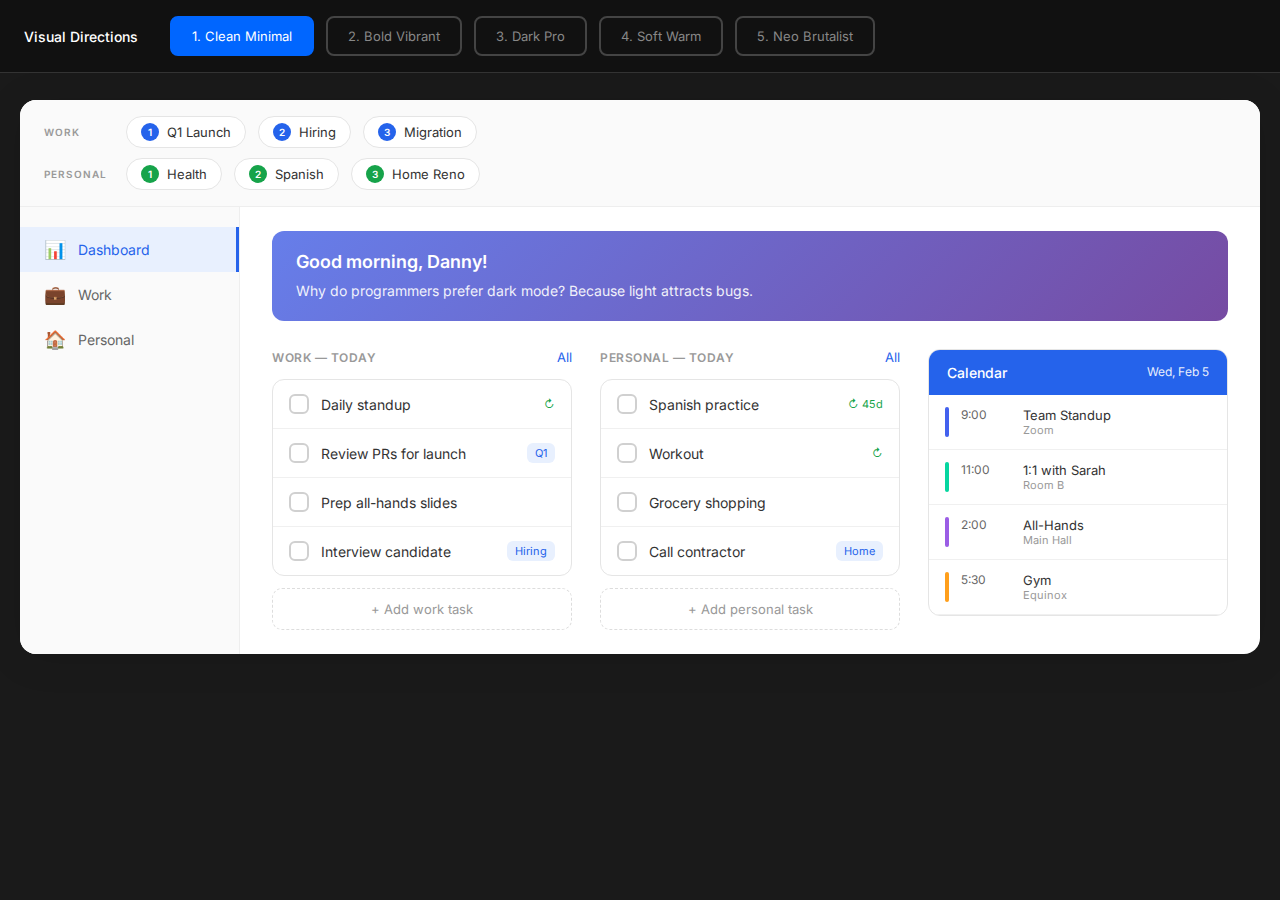
<file: visual-directions.html>
<!DOCTYPE html>
<html lang="en">
<head>
    <meta charset="UTF-8">
    <meta name="viewport" content="width=device-width, initial-scale=1.0">
    <title>Priority Tracker - Visual Directions</title>
    <link href="https://fonts.googleapis.com/css2?family=Inter:wght@300;400;500;600;700&family=Space+Grotesk:wght@400;500;600;700&family=DM+Sans:wght@400;500;600;700&family=Fraunces:wght@400;500;600;700&family=JetBrains+Mono:wght@400;500&display=swap" rel="stylesheet">
    <style>
        * {
            margin: 0;
            padding: 0;
            box-sizing: border-box;
        }

        body {
            background: #1a1a1a;
            min-height: 100vh;
            padding: 20px;
        }

        /* Theme Selector */
        .theme-selector {
            position: fixed;
            top: 0;
            left: 0;
            right: 0;
            background: #111;
            padding: 16px 24px;
            display: flex;
            gap: 12px;
            z-index: 1000;
            align-items: center;
            border-bottom: 1px solid #333;
        }

        .theme-selector h1 {
            color: white;
            font-family: 'Inter', sans-serif;
            font-size: 14px;
            font-weight: 500;
            margin-right: 20px;
        }

        .theme-btn {
            padding: 10px 20px;
            border: 2px solid #444;
            background: transparent;
            color: #888;
            border-radius: 8px;
            cursor: pointer;
            font-size: 13px;
            font-family: 'Inter', sans-serif;
            transition: all 0.2s;
        }

        .theme-btn:hover {
            border-color: #666;
            color: #fff;
        }

        .theme-btn.active {
            border-color: #0066ff;
            background: #0066ff;
            color: white;
        }

        /* Dashboard Container */
        .dashboard-container {
            margin-top: 80px;
            display: flex;
            justify-content: center;
        }

        .dashboard {
            display: none;
            width: 100%;
            max-width: 1400px;
            border-radius: 16px;
            overflow: hidden;
        }

        .dashboard.active {
            display: block;
        }

        /* ============================================
           THEME 1: CLEAN MINIMAL
           ============================================ */
        .theme-minimal {
            background: #ffffff;
            font-family: 'Inter', sans-serif;
            box-shadow: 0 4px 40px rgba(0,0,0,0.1);
        }

        .theme-minimal .priorities-strip {
            background: #fafafa;
            border-bottom: 1px solid #eee;
            padding: 16px 24px;
        }

        .theme-minimal .priorities-row {
            display: flex;
            align-items: center;
            gap: 12px;
            margin-bottom: 10px;
        }

        .theme-minimal .priorities-row:last-child { margin-bottom: 0; }

        .theme-minimal .priorities-label {
            font-size: 10px;
            font-weight: 600;
            color: #999;
            text-transform: uppercase;
            letter-spacing: 1px;
            min-width: 70px;
        }

        .theme-minimal .priority-chip {
            padding: 6px 14px;
            background: white;
            border: 1px solid #e5e5e5;
            border-radius: 20px;
            font-size: 13px;
            color: #333;
            display: inline-flex;
            align-items: center;
            gap: 8px;
        }

        .theme-minimal .priority-num {
            width: 18px;
            height: 18px;
            border-radius: 50%;
            display: flex;
            align-items: center;
            justify-content: center;
            font-size: 10px;
            font-weight: 600;
            color: white;
        }

        .theme-minimal .priority-num.work { background: #2563eb; }
        .theme-minimal .priority-num.personal { background: #16a34a; }

        .theme-minimal .main-layout {
            display: flex;
        }

        .theme-minimal .sidebar {
            width: 220px;
            background: #fafafa;
            border-right: 1px solid #eee;
            padding: 20px 0;
        }

        .theme-minimal .sidebar-item {
            padding: 12px 24px;
            font-size: 14px;
            color: #666;
            display: flex;
            align-items: center;
            gap: 12px;
            cursor: pointer;
            transition: all 0.2s;
        }

        .theme-minimal .sidebar-item:hover { background: #f0f0f0; }

        .theme-minimal .sidebar-item.active {
            background: #e8f0fe;
            color: #2563eb;
            border-right: 3px solid #2563eb;
        }

        .theme-minimal .sidebar-icon {
            font-size: 18px;
        }

        .theme-minimal .main-content {
            flex: 1;
            padding: 24px 32px;
        }

        .theme-minimal .greeting {
            background: linear-gradient(135deg, #667eea 0%, #764ba2 100%);
            border-radius: 12px;
            padding: 20px 24px;
            color: white;
            margin-bottom: 28px;
        }

        .theme-minimal .greeting h2 {
            font-size: 18px;
            font-weight: 600;
            margin-bottom: 8px;
        }

        .theme-minimal .greeting p {
            font-size: 14px;
            opacity: 0.9;
            line-height: 1.5;
        }

        .theme-minimal .three-col {
            display: grid;
            grid-template-columns: 1fr 1fr 300px;
            gap: 28px;
        }

        .theme-minimal .section-header {
            display: flex;
            justify-content: space-between;
            align-items: center;
            margin-bottom: 14px;
        }

        .theme-minimal .section-header h3 {
            font-size: 12px;
            font-weight: 600;
            color: #999;
            text-transform: uppercase;
            letter-spacing: 0.5px;
        }

        .theme-minimal .section-header a {
            font-size: 13px;
            color: #2563eb;
            text-decoration: none;
        }

        .theme-minimal .task-list {
            background: white;
            border: 1px solid #e5e5e5;
            border-radius: 12px;
            overflow: hidden;
        }

        .theme-minimal .task-item {
            padding: 14px 16px;
            border-bottom: 1px solid #f0f0f0;
            display: flex;
            align-items: center;
            gap: 12px;
        }

        .theme-minimal .task-item:last-child { border-bottom: none; }

        .theme-minimal .task-checkbox {
            width: 20px;
            height: 20px;
            border: 2px solid #d0d0d0;
            border-radius: 6px;
        }

        .theme-minimal .task-title {
            flex: 1;
            font-size: 14px;
            color: #333;
        }

        .theme-minimal .task-tag {
            font-size: 11px;
            padding: 3px 8px;
            background: #e8f0fe;
            color: #2563eb;
            border-radius: 6px;
        }

        .theme-minimal .task-recurring {
            font-size: 11px;
            color: #16a34a;
        }

        .theme-minimal .add-task {
            padding: 12px;
            text-align: center;
            color: #999;
            font-size: 13px;
            border: 1px dashed #ddd;
            border-radius: 10px;
            margin-top: 12px;
            cursor: pointer;
        }

        .theme-minimal .add-task:hover {
            border-color: #2563eb;
            color: #2563eb;
        }

        .theme-minimal .calendar {
            background: white;
            border: 1px solid #e5e5e5;
            border-radius: 12px;
            overflow: hidden;
        }

        .theme-minimal .calendar-header {
            background: #2563eb;
            color: white;
            padding: 14px 18px;
            display: flex;
            justify-content: space-between;
        }

        .theme-minimal .calendar-header h4 { font-size: 14px; font-weight: 500; }
        .theme-minimal .calendar-header span { font-size: 12px; opacity: 0.9; }

        .theme-minimal .calendar-event {
            padding: 12px 16px;
            border-bottom: 1px solid #f0f0f0;
            display: flex;
            gap: 12px;
        }

        .theme-minimal .event-color {
            width: 4px;
            border-radius: 2px;
        }

        .theme-minimal .event-time {
            font-size: 12px;
            color: #666;
            min-width: 50px;
        }

        .theme-minimal .event-title {
            font-size: 13px;
            color: #333;
        }

        .theme-minimal .event-location {
            font-size: 11px;
            color: #999;
        }

        /* ============================================
           THEME 2: BOLD VIBRANT
           ============================================ */
        .theme-vibrant {
            background: #fff8f0;
            font-family: 'DM Sans', sans-serif;
            box-shadow: 0 8px 60px rgba(255,100,50,0.15);
        }

        .theme-vibrant .priorities-strip {
            background: linear-gradient(90deg, #ff6b35 0%, #f7c59f 100%);
            padding: 18px 28px;
        }

        .theme-vibrant .priorities-row {
            display: flex;
            align-items: center;
            gap: 12px;
            margin-bottom: 12px;
        }

        .theme-vibrant .priorities-row:last-child { margin-bottom: 0; }

        .theme-vibrant .priorities-label {
            font-size: 11px;
            font-weight: 700;
            color: white;
            text-transform: uppercase;
            letter-spacing: 1px;
            min-width: 80px;
            text-shadow: 0 1px 2px rgba(0,0,0,0.1);
        }

        .theme-vibrant .priority-chip {
            padding: 8px 16px;
            background: white;
            border-radius: 25px;
            font-size: 13px;
            font-weight: 600;
            color: #333;
            display: inline-flex;
            align-items: center;
            gap: 8px;
            box-shadow: 0 2px 8px rgba(0,0,0,0.1);
        }

        .theme-vibrant .priority-num {
            width: 22px;
            height: 22px;
            border-radius: 50%;
            display: flex;
            align-items: center;
            justify-content: center;
            font-size: 11px;
            font-weight: 700;
            color: white;
        }

        .theme-vibrant .priority-num.work { background: #ff6b35; }
        .theme-vibrant .priority-num.personal { background: #4ecdc4; }

        .theme-vibrant .main-layout {
            display: flex;
        }

        .theme-vibrant .sidebar {
            width: 240px;
            background: white;
            padding: 24px 0;
            border-right: 3px solid #ff6b35;
        }

        .theme-vibrant .sidebar-item {
            padding: 14px 28px;
            font-size: 15px;
            font-weight: 500;
            color: #666;
            display: flex;
            align-items: center;
            gap: 14px;
            cursor: pointer;
            transition: all 0.2s;
            border-left: 4px solid transparent;
        }

        .theme-vibrant .sidebar-item:hover {
            background: #fff5f0;
            color: #ff6b35;
        }

        .theme-vibrant .sidebar-item.active {
            background: #ff6b35;
            color: white;
            border-left-color: #cc4a1a;
        }

        .theme-vibrant .sidebar-icon { font-size: 20px; }

        .theme-vibrant .main-content {
            flex: 1;
            padding: 28px 36px;
            background: #fff8f0;
        }

        .theme-vibrant .greeting {
            background: linear-gradient(135deg, #4ecdc4 0%, #44a08d 100%);
            border-radius: 20px;
            padding: 24px 28px;
            color: white;
            margin-bottom: 32px;
            box-shadow: 0 8px 30px rgba(78, 205, 196, 0.3);
        }

        .theme-vibrant .greeting h2 {
            font-size: 22px;
            font-weight: 700;
            margin-bottom: 10px;
        }

        .theme-vibrant .greeting p {
            font-size: 15px;
            opacity: 0.95;
            line-height: 1.5;
        }

        .theme-vibrant .three-col {
            display: grid;
            grid-template-columns: 1fr 1fr 320px;
            gap: 28px;
        }

        .theme-vibrant .section-header {
            display: flex;
            justify-content: space-between;
            align-items: center;
            margin-bottom: 16px;
        }

        .theme-vibrant .section-header h3 {
            font-size: 14px;
            font-weight: 700;
            color: #ff6b35;
            text-transform: uppercase;
            letter-spacing: 1px;
        }

        .theme-vibrant .section-header a {
            font-size: 13px;
            color: #4ecdc4;
            font-weight: 600;
            text-decoration: none;
        }

        .theme-vibrant .task-list {
            background: white;
            border-radius: 16px;
            overflow: hidden;
            box-shadow: 0 4px 20px rgba(0,0,0,0.06);
        }

        .theme-vibrant .task-item {
            padding: 16px 18px;
            border-bottom: 2px solid #fff5f0;
            display: flex;
            align-items: center;
            gap: 14px;
        }

        .theme-vibrant .task-item:last-child { border-bottom: none; }

        .theme-vibrant .task-checkbox {
            width: 24px;
            height: 24px;
            border: 3px solid #ff6b35;
            border-radius: 8px;
        }

        .theme-vibrant .task-title {
            flex: 1;
            font-size: 15px;
            font-weight: 500;
            color: #333;
        }

        .theme-vibrant .task-tag {
            font-size: 11px;
            font-weight: 700;
            padding: 4px 10px;
            background: #ff6b35;
            color: white;
            border-radius: 20px;
        }

        .theme-vibrant .task-recurring {
            font-size: 12px;
            font-weight: 600;
            color: #4ecdc4;
        }

        .theme-vibrant .add-task {
            padding: 14px;
            text-align: center;
            color: #ff6b35;
            font-size: 14px;
            font-weight: 600;
            background: #fff5f0;
            border-radius: 12px;
            margin-top: 14px;
            cursor: pointer;
            border: 2px dashed #ffb299;
        }

        .theme-vibrant .calendar {
            background: white;
            border-radius: 16px;
            overflow: hidden;
            box-shadow: 0 4px 20px rgba(0,0,0,0.06);
        }

        .theme-vibrant .calendar-header {
            background: linear-gradient(135deg, #ff6b35 0%, #ff8c5a 100%);
            color: white;
            padding: 16px 20px;
        }

        .theme-vibrant .calendar-header h4 { font-size: 16px; font-weight: 700; }
        .theme-vibrant .calendar-header span { font-size: 13px; }

        .theme-vibrant .calendar-event {
            padding: 14px 18px;
            border-bottom: 2px solid #fff5f0;
            display: flex;
            gap: 14px;
        }

        .theme-vibrant .event-color {
            width: 5px;
            border-radius: 3px;
        }

        .theme-vibrant .event-time {
            font-size: 13px;
            font-weight: 600;
            color: #ff6b35;
            min-width: 55px;
        }

        .theme-vibrant .event-title {
            font-size: 14px;
            font-weight: 500;
            color: #333;
        }

        .theme-vibrant .event-location {
            font-size: 12px;
            color: #999;
        }

        /* ============================================
           THEME 3: DARK PROFESSIONAL
           ============================================ */
        .theme-dark {
            background: #0d1117;
            font-family: 'Inter', sans-serif;
            color: #e6edf3;
            box-shadow: 0 8px 60px rgba(0,0,0,0.5);
        }

        .theme-dark .priorities-strip {
            background: #161b22;
            border-bottom: 1px solid #30363d;
            padding: 16px 24px;
        }

        .theme-dark .priorities-row {
            display: flex;
            align-items: center;
            gap: 12px;
            margin-bottom: 10px;
        }

        .theme-dark .priorities-row:last-child { margin-bottom: 0; }

        .theme-dark .priorities-label {
            font-size: 10px;
            font-weight: 600;
            color: #8b949e;
            text-transform: uppercase;
            letter-spacing: 1px;
            min-width: 70px;
        }

        .theme-dark .priority-chip {
            padding: 6px 14px;
            background: #21262d;
            border: 1px solid #30363d;
            border-radius: 20px;
            font-size: 13px;
            color: #e6edf3;
            display: inline-flex;
            align-items: center;
            gap: 8px;
        }

        .theme-dark .priority-num {
            width: 18px;
            height: 18px;
            border-radius: 50%;
            display: flex;
            align-items: center;
            justify-content: center;
            font-size: 10px;
            font-weight: 600;
            color: white;
        }

        .theme-dark .priority-num.work { background: #58a6ff; }
        .theme-dark .priority-num.personal { background: #3fb950; }

        .theme-dark .main-layout {
            display: flex;
        }

        .theme-dark .sidebar {
            width: 220px;
            background: #0d1117;
            border-right: 1px solid #21262d;
            padding: 20px 0;
        }

        .theme-dark .sidebar-item {
            padding: 12px 24px;
            font-size: 14px;
            color: #8b949e;
            display: flex;
            align-items: center;
            gap: 12px;
            cursor: pointer;
            transition: all 0.2s;
        }

        .theme-dark .sidebar-item:hover {
            background: #161b22;
            color: #e6edf3;
        }

        .theme-dark .sidebar-item.active {
            background: #21262d;
            color: #58a6ff;
            border-left: 2px solid #58a6ff;
        }

        .theme-dark .sidebar-icon { font-size: 18px; }

        .theme-dark .main-content {
            flex: 1;
            padding: 24px 32px;
            background: #0d1117;
        }

        .theme-dark .greeting {
            background: linear-gradient(135deg, #238636 0%, #2ea043 100%);
            border-radius: 12px;
            padding: 20px 24px;
            color: white;
            margin-bottom: 28px;
            border: 1px solid #3fb950;
        }

        .theme-dark .greeting h2 {
            font-size: 18px;
            font-weight: 600;
            margin-bottom: 8px;
        }

        .theme-dark .greeting p {
            font-size: 14px;
            opacity: 0.9;
            line-height: 1.5;
        }

        .theme-dark .three-col {
            display: grid;
            grid-template-columns: 1fr 1fr 300px;
            gap: 24px;
        }

        .theme-dark .section-header {
            display: flex;
            justify-content: space-between;
            align-items: center;
            margin-bottom: 14px;
        }

        .theme-dark .section-header h3 {
            font-size: 12px;
            font-weight: 600;
            color: #8b949e;
            text-transform: uppercase;
            letter-spacing: 0.5px;
        }

        .theme-dark .section-header a {
            font-size: 13px;
            color: #58a6ff;
            text-decoration: none;
        }

        .theme-dark .task-list {
            background: #161b22;
            border: 1px solid #30363d;
            border-radius: 12px;
            overflow: hidden;
        }

        .theme-dark .task-item {
            padding: 14px 16px;
            border-bottom: 1px solid #21262d;
            display: flex;
            align-items: center;
            gap: 12px;
        }

        .theme-dark .task-item:last-child { border-bottom: none; }

        .theme-dark .task-item:hover { background: #1c2128; }

        .theme-dark .task-checkbox {
            width: 18px;
            height: 18px;
            border: 2px solid #30363d;
            border-radius: 4px;
            background: transparent;
        }

        .theme-dark .task-title {
            flex: 1;
            font-size: 14px;
            color: #e6edf3;
        }

        .theme-dark .task-tag {
            font-size: 11px;
            padding: 3px 8px;
            background: #388bfd26;
            color: #58a6ff;
            border-radius: 20px;
        }

        .theme-dark .task-recurring {
            font-size: 11px;
            color: #3fb950;
        }

        .theme-dark .add-task {
            padding: 12px;
            text-align: center;
            color: #8b949e;
            font-size: 13px;
            border: 1px dashed #30363d;
            border-radius: 10px;
            margin-top: 12px;
            cursor: pointer;
        }

        .theme-dark .add-task:hover {
            border-color: #58a6ff;
            color: #58a6ff;
        }

        .theme-dark .calendar {
            background: #161b22;
            border: 1px solid #30363d;
            border-radius: 12px;
            overflow: hidden;
        }

        .theme-dark .calendar-header {
            background: #21262d;
            color: #e6edf3;
            padding: 14px 18px;
            display: flex;
            justify-content: space-between;
            border-bottom: 1px solid #30363d;
        }

        .theme-dark .calendar-header h4 { font-size: 14px; font-weight: 500; }
        .theme-dark .calendar-header span { font-size: 12px; color: #8b949e; }

        .theme-dark .calendar-event {
            padding: 12px 16px;
            border-bottom: 1px solid #21262d;
            display: flex;
            gap: 12px;
        }

        .theme-dark .calendar-event:hover { background: #1c2128; }

        .theme-dark .event-color { width: 4px; border-radius: 2px; }

        .theme-dark .event-time {
            font-size: 12px;
            color: #8b949e;
            min-width: 50px;
        }

        .theme-dark .event-title {
            font-size: 13px;
            color: #e6edf3;
        }

        .theme-dark .event-location {
            font-size: 11px;
            color: #6e7681;
        }

        /* ============================================
           THEME 4: SOFT WARM
           ============================================ */
        .theme-warm {
            background: #fdf8f4;
            font-family: 'Fraunces', serif;
            box-shadow: 0 8px 60px rgba(180,140,100,0.15);
        }

        .theme-warm .priorities-strip {
            background: linear-gradient(135deg, #f5ebe0 0%, #edede9 100%);
            border-bottom: 1px solid #d5bdaf;
            padding: 18px 28px;
        }

        .theme-warm .priorities-row {
            display: flex;
            align-items: center;
            gap: 14px;
            margin-bottom: 12px;
        }

        .theme-warm .priorities-row:last-child { margin-bottom: 0; }

        .theme-warm .priorities-label {
            font-size: 11px;
            font-weight: 600;
            color: #9c8c7c;
            text-transform: uppercase;
            letter-spacing: 1.5px;
            min-width: 75px;
        }

        .theme-warm .priority-chip {
            padding: 8px 16px;
            background: #fdf8f4;
            border: 1px solid #d5bdaf;
            border-radius: 30px;
            font-size: 14px;
            color: #5c4d3c;
            display: inline-flex;
            align-items: center;
            gap: 10px;
        }

        .theme-warm .priority-num {
            width: 20px;
            height: 20px;
            border-radius: 50%;
            display: flex;
            align-items: center;
            justify-content: center;
            font-size: 11px;
            font-weight: 600;
            color: white;
        }

        .theme-warm .priority-num.work { background: #cb997e; }
        .theme-warm .priority-num.personal { background: #a5a58d; }

        .theme-warm .main-layout {
            display: flex;
        }

        .theme-warm .sidebar {
            width: 230px;
            background: #f5ebe0;
            padding: 24px 0;
        }

        .theme-warm .sidebar-item {
            padding: 14px 28px;
            font-size: 15px;
            color: #7c6a5c;
            display: flex;
            align-items: center;
            gap: 14px;
            cursor: pointer;
            transition: all 0.2s;
        }

        .theme-warm .sidebar-item:hover {
            background: #edede9;
        }

        .theme-warm .sidebar-item.active {
            background: #fdf8f4;
            color: #cb997e;
            border-right: 3px solid #cb997e;
        }

        .theme-warm .sidebar-icon { font-size: 18px; }

        .theme-warm .main-content {
            flex: 1;
            padding: 28px 36px;
        }

        .theme-warm .greeting {
            background: linear-gradient(135deg, #cb997e 0%, #b7b7a4 100%);
            border-radius: 24px;
            padding: 24px 30px;
            color: white;
            margin-bottom: 32px;
        }

        .theme-warm .greeting h2 {
            font-size: 22px;
            font-weight: 600;
            margin-bottom: 10px;
        }

        .theme-warm .greeting p {
            font-size: 15px;
            opacity: 0.95;
            line-height: 1.6;
            font-family: 'DM Sans', sans-serif;
        }

        .theme-warm .three-col {
            display: grid;
            grid-template-columns: 1fr 1fr 320px;
            gap: 32px;
        }

        .theme-warm .section-header {
            display: flex;
            justify-content: space-between;
            align-items: center;
            margin-bottom: 16px;
        }

        .theme-warm .section-header h3 {
            font-size: 13px;
            font-weight: 600;
            color: #9c8c7c;
            text-transform: uppercase;
            letter-spacing: 1px;
        }

        .theme-warm .section-header a {
            font-size: 13px;
            color: #cb997e;
            text-decoration: none;
            font-family: 'DM Sans', sans-serif;
        }

        .theme-warm .task-list {
            background: white;
            border: 1px solid #e8e0d8;
            border-radius: 20px;
            overflow: hidden;
        }

        .theme-warm .task-item {
            padding: 16px 20px;
            border-bottom: 1px solid #f5ebe0;
            display: flex;
            align-items: center;
            gap: 14px;
        }

        .theme-warm .task-item:last-child { border-bottom: none; }

        .theme-warm .task-checkbox {
            width: 22px;
            height: 22px;
            border: 2px solid #d5bdaf;
            border-radius: 50%;
        }

        .theme-warm .task-title {
            flex: 1;
            font-size: 15px;
            color: #5c4d3c;
            font-family: 'DM Sans', sans-serif;
        }

        .theme-warm .task-tag {
            font-size: 11px;
            padding: 4px 10px;
            background: #f5ebe0;
            color: #cb997e;
            border-radius: 20px;
            font-family: 'DM Sans', sans-serif;
        }

        .theme-warm .task-recurring {
            font-size: 11px;
            color: #a5a58d;
            font-family: 'DM Sans', sans-serif;
        }

        .theme-warm .add-task {
            padding: 14px;
            text-align: center;
            color: #9c8c7c;
            font-size: 14px;
            border: 2px dashed #d5bdaf;
            border-radius: 16px;
            margin-top: 14px;
            cursor: pointer;
            font-family: 'DM Sans', sans-serif;
        }

        .theme-warm .calendar {
            background: white;
            border: 1px solid #e8e0d8;
            border-radius: 20px;
            overflow: hidden;
        }

        .theme-warm .calendar-header {
            background: #cb997e;
            color: white;
            padding: 16px 22px;
        }

        .theme-warm .calendar-header h4 {
            font-size: 16px;
            font-weight: 600;
        }

        .theme-warm .calendar-header span {
            font-size: 13px;
            opacity: 0.9;
            font-family: 'DM Sans', sans-serif;
        }

        .theme-warm .calendar-event {
            padding: 14px 20px;
            border-bottom: 1px solid #f5ebe0;
            display: flex;
            gap: 14px;
        }

        .theme-warm .event-color {
            width: 4px;
            border-radius: 2px;
        }

        .theme-warm .event-time {
            font-size: 13px;
            color: #9c8c7c;
            min-width: 55px;
            font-family: 'DM Sans', sans-serif;
        }

        .theme-warm .event-title {
            font-size: 14px;
            color: #5c4d3c;
            font-family: 'DM Sans', sans-serif;
        }

        .theme-warm .event-location {
            font-size: 12px;
            color: #b5a89a;
            font-family: 'DM Sans', sans-serif;
        }

        /* ============================================
           THEME 5: NEO BRUTALIST
           ============================================ */
        .theme-brutal {
            background: #fffef0;
            font-family: 'Space Grotesk', sans-serif;
            border: 4px solid #000;
            box-shadow: 12px 12px 0 #000;
        }

        .theme-brutal .priorities-strip {
            background: #ffde59;
            border-bottom: 4px solid #000;
            padding: 16px 24px;
        }

        .theme-brutal .priorities-row {
            display: flex;
            align-items: center;
            gap: 12px;
            margin-bottom: 10px;
        }

        .theme-brutal .priorities-row:last-child { margin-bottom: 0; }

        .theme-brutal .priorities-label {
            font-size: 12px;
            font-weight: 700;
            color: #000;
            text-transform: uppercase;
            min-width: 70px;
        }

        .theme-brutal .priority-chip {
            padding: 6px 14px;
            background: #fff;
            border: 3px solid #000;
            font-size: 13px;
            font-weight: 600;
            color: #000;
            display: inline-flex;
            align-items: center;
            gap: 8px;
        }

        .theme-brutal .priority-num {
            width: 20px;
            height: 20px;
            display: flex;
            align-items: center;
            justify-content: center;
            font-size: 11px;
            font-weight: 700;
            color: white;
            border: 2px solid #000;
        }

        .theme-brutal .priority-num.work { background: #4361ee; }
        .theme-brutal .priority-num.personal { background: #06d6a0; }

        .theme-brutal .main-layout {
            display: flex;
        }

        .theme-brutal .sidebar {
            width: 220px;
            background: #fff;
            border-right: 4px solid #000;
            padding: 20px 0;
        }

        .theme-brutal .sidebar-item {
            padding: 14px 20px;
            font-size: 15px;
            font-weight: 600;
            color: #000;
            display: flex;
            align-items: center;
            gap: 12px;
            cursor: pointer;
            border-bottom: 2px solid #000;
            margin: 0 12px;
        }

        .theme-brutal .sidebar-item:hover {
            background: #ffde59;
        }

        .theme-brutal .sidebar-item.active {
            background: #4361ee;
            color: #fff;
        }

        .theme-brutal .sidebar-icon { font-size: 18px; }

        .theme-brutal .main-content {
            flex: 1;
            padding: 24px 32px;
        }

        .theme-brutal .greeting {
            background: #ff6b6b;
            border: 4px solid #000;
            padding: 20px 24px;
            color: #fff;
            margin-bottom: 28px;
            box-shadow: 6px 6px 0 #000;
        }

        .theme-brutal .greeting h2 {
            font-size: 22px;
            font-weight: 700;
            margin-bottom: 10px;
            text-transform: uppercase;
        }

        .theme-brutal .greeting p {
            font-size: 15px;
            line-height: 1.5;
        }

        .theme-brutal .three-col {
            display: grid;
            grid-template-columns: 1fr 1fr 300px;
            gap: 24px;
        }

        .theme-brutal .section-header {
            display: flex;
            justify-content: space-between;
            align-items: center;
            margin-bottom: 14px;
        }

        .theme-brutal .section-header h3 {
            font-size: 14px;
            font-weight: 700;
            color: #000;
            text-transform: uppercase;
            border-bottom: 3px solid #000;
            padding-bottom: 4px;
        }

        .theme-brutal .section-header a {
            font-size: 13px;
            font-weight: 700;
            color: #4361ee;
            text-decoration: none;
            text-transform: uppercase;
        }

        .theme-brutal .task-list {
            background: #fff;
            border: 3px solid #000;
            box-shadow: 4px 4px 0 #000;
        }

        .theme-brutal .task-item {
            padding: 14px 16px;
            border-bottom: 2px solid #000;
            display: flex;
            align-items: center;
            gap: 12px;
        }

        .theme-brutal .task-item:last-child { border-bottom: none; }

        .theme-brutal .task-checkbox {
            width: 22px;
            height: 22px;
            border: 3px solid #000;
            background: #fff;
        }

        .theme-brutal .task-title {
            flex: 1;
            font-size: 14px;
            font-weight: 500;
            color: #000;
        }

        .theme-brutal .task-tag {
            font-size: 10px;
            font-weight: 700;
            padding: 4px 8px;
            background: #4361ee;
            color: #fff;
            border: 2px solid #000;
            text-transform: uppercase;
        }

        .theme-brutal .task-recurring {
            font-size: 11px;
            font-weight: 700;
            color: #06d6a0;
        }

        .theme-brutal .add-task {
            padding: 12px;
            text-align: center;
            color: #000;
            font-size: 13px;
            font-weight: 700;
            border: 3px dashed #000;
            margin-top: 12px;
            cursor: pointer;
            text-transform: uppercase;
        }

        .theme-brutal .add-task:hover {
            background: #ffde59;
        }

        .theme-brutal .calendar {
            background: #fff;
            border: 3px solid #000;
            box-shadow: 4px 4px 0 #000;
        }

        .theme-brutal .calendar-header {
            background: #4361ee;
            color: #fff;
            padding: 14px 18px;
            border-bottom: 3px solid #000;
        }

        .theme-brutal .calendar-header h4 {
            font-size: 15px;
            font-weight: 700;
            text-transform: uppercase;
        }

        .theme-brutal .calendar-header span { font-size: 12px; }

        .theme-brutal .calendar-event {
            padding: 12px 16px;
            border-bottom: 2px solid #000;
            display: flex;
            gap: 12px;
        }

        .theme-brutal .event-color {
            width: 6px;
            border: 2px solid #000;
        }

        .theme-brutal .event-time {
            font-size: 12px;
            font-weight: 700;
            color: #000;
            min-width: 50px;
        }

        .theme-brutal .event-title {
            font-size: 13px;
            font-weight: 600;
            color: #000;
        }

        .theme-brutal .event-location {
            font-size: 11px;
            color: #666;
        }

        /* Color utilities */
        .blue { background: #4361ee; }
        .green { background: #06d6a0; }
        .purple { background: #9b5de5; }
        .orange { background: #ff9f1c; }
    </style>
</head>
<body>
    <div class="theme-selector">
        <h1>Visual Directions</h1>
        <button class="theme-btn active" onclick="showTheme('minimal')">1. Clean Minimal</button>
        <button class="theme-btn" onclick="showTheme('vibrant')">2. Bold Vibrant</button>
        <button class="theme-btn" onclick="showTheme('dark')">3. Dark Pro</button>
        <button class="theme-btn" onclick="showTheme('warm')">4. Soft Warm</button>
        <button class="theme-btn" onclick="showTheme('brutal')">5. Neo Brutalist</button>
    </div>

    <div class="dashboard-container">
        <!-- THEME 1: CLEAN MINIMAL -->
        <div class="dashboard theme-minimal active" id="theme-minimal">
            <div class="priorities-strip">
                <div class="priorities-row">
                    <span class="priorities-label">Work</span>
                    <div class="priority-chip"><span class="priority-num work">1</span> Q1 Launch</div>
                    <div class="priority-chip"><span class="priority-num work">2</span> Hiring</div>
                    <div class="priority-chip"><span class="priority-num work">3</span> Migration</div>
                </div>
                <div class="priorities-row">
                    <span class="priorities-label">Personal</span>
                    <div class="priority-chip"><span class="priority-num personal">1</span> Health</div>
                    <div class="priority-chip"><span class="priority-num personal">2</span> Spanish</div>
                    <div class="priority-chip"><span class="priority-num personal">3</span> Home Reno</div>
                </div>
            </div>
            <div class="main-layout">
                <div class="sidebar">
                    <div class="sidebar-item active"><span class="sidebar-icon">📊</span> Dashboard</div>
                    <div class="sidebar-item"><span class="sidebar-icon">💼</span> Work</div>
                    <div class="sidebar-item"><span class="sidebar-icon">🏠</span> Personal</div>
                </div>
                <div class="main-content">
                    <div class="greeting">
                        <h2>Good morning, Danny!</h2>
                        <p>Why do programmers prefer dark mode? Because light attracts bugs.</p>
                    </div>
                    <div class="three-col">
                        <div>
                            <div class="section-header"><h3>Work — Today</h3><a href="#">All</a></div>
                            <div class="task-list">
                                <div class="task-item"><div class="task-checkbox"></div><span class="task-title">Daily standup</span><span class="task-recurring">↻</span></div>
                                <div class="task-item"><div class="task-checkbox"></div><span class="task-title">Review PRs for launch</span><span class="task-tag">Q1</span></div>
                                <div class="task-item"><div class="task-checkbox"></div><span class="task-title">Prep all-hands slides</span></div>
                                <div class="task-item"><div class="task-checkbox"></div><span class="task-title">Interview candidate</span><span class="task-tag">Hiring</span></div>
                            </div>
                            <div class="add-task">+ Add work task</div>
                        </div>
                        <div>
                            <div class="section-header"><h3>Personal — Today</h3><a href="#">All</a></div>
                            <div class="task-list">
                                <div class="task-item"><div class="task-checkbox"></div><span class="task-title">Spanish practice</span><span class="task-recurring">↻ 45d</span></div>
                                <div class="task-item"><div class="task-checkbox"></div><span class="task-title">Workout</span><span class="task-recurring">↻</span></div>
                                <div class="task-item"><div class="task-checkbox"></div><span class="task-title">Grocery shopping</span></div>
                                <div class="task-item"><div class="task-checkbox"></div><span class="task-title">Call contractor</span><span class="task-tag">Home</span></div>
                            </div>
                            <div class="add-task">+ Add personal task</div>
                        </div>
                        <div>
                            <div class="calendar">
                                <div class="calendar-header"><h4>Calendar</h4><span>Wed, Feb 5</span></div>
                                <div class="calendar-event"><div class="event-color blue"></div><span class="event-time">9:00</span><div><div class="event-title">Team Standup</div><div class="event-location">Zoom</div></div></div>
                                <div class="calendar-event"><div class="event-color green"></div><span class="event-time">11:00</span><div><div class="event-title">1:1 with Sarah</div><div class="event-location">Room B</div></div></div>
                                <div class="calendar-event"><div class="event-color purple"></div><span class="event-time">2:00</span><div><div class="event-title">All-Hands</div><div class="event-location">Main Hall</div></div></div>
                                <div class="calendar-event"><div class="event-color orange"></div><span class="event-time">5:30</span><div><div class="event-title">Gym</div><div class="event-location">Equinox</div></div></div>
                            </div>
                        </div>
                    </div>
                </div>
            </div>
        </div>

        <!-- THEME 2: BOLD VIBRANT -->
        <div class="dashboard theme-vibrant" id="theme-vibrant">
            <div class="priorities-strip">
                <div class="priorities-row">
                    <span class="priorities-label">Work</span>
                    <div class="priority-chip"><span class="priority-num work">1</span> Q1 Launch</div>
                    <div class="priority-chip"><span class="priority-num work">2</span> Hiring</div>
                    <div class="priority-chip"><span class="priority-num work">3</span> Migration</div>
                </div>
                <div class="priorities-row">
                    <span class="priorities-label">Personal</span>
                    <div class="priority-chip"><span class="priority-num personal">1</span> Health</div>
                    <div class="priority-chip"><span class="priority-num personal">2</span> Spanish</div>
                    <div class="priority-chip"><span class="priority-num personal">3</span> Home Reno</div>
                </div>
            </div>
            <div class="main-layout">
                <div class="sidebar">
                    <div class="sidebar-item active"><span class="sidebar-icon">📊</span> Dashboard</div>
                    <div class="sidebar-item"><span class="sidebar-icon">💼</span> Work</div>
                    <div class="sidebar-item"><span class="sidebar-icon">🏠</span> Personal</div>
                </div>
                <div class="main-content">
                    <div class="greeting">
                        <h2>Good morning, Danny!</h2>
                        <p>Why do programmers prefer dark mode? Because light attracts bugs.</p>
                    </div>
                    <div class="three-col">
                        <div>
                            <div class="section-header"><h3>Work — Today</h3><a href="#">All</a></div>
                            <div class="task-list">
                                <div class="task-item"><div class="task-checkbox"></div><span class="task-title">Daily standup</span><span class="task-recurring">↻</span></div>
                                <div class="task-item"><div class="task-checkbox"></div><span class="task-title">Review PRs for launch</span><span class="task-tag">Q1</span></div>
                                <div class="task-item"><div class="task-checkbox"></div><span class="task-title">Prep all-hands slides</span></div>
                                <div class="task-item"><div class="task-checkbox"></div><span class="task-title">Interview candidate</span><span class="task-tag">Hiring</span></div>
                            </div>
                            <div class="add-task">+ Add work task</div>
                        </div>
                        <div>
                            <div class="section-header"><h3>Personal — Today</h3><a href="#">All</a></div>
                            <div class="task-list">
                                <div class="task-item"><div class="task-checkbox"></div><span class="task-title">Spanish practice</span><span class="task-recurring">↻ 45d</span></div>
                                <div class="task-item"><div class="task-checkbox"></div><span class="task-title">Workout</span><span class="task-recurring">↻</span></div>
                                <div class="task-item"><div class="task-checkbox"></div><span class="task-title">Grocery shopping</span></div>
                                <div class="task-item"><div class="task-checkbox"></div><span class="task-title">Call contractor</span><span class="task-tag">Home</span></div>
                            </div>
                            <div class="add-task">+ Add personal task</div>
                        </div>
                        <div>
                            <div class="calendar">
                                <div class="calendar-header"><h4>Calendar</h4><span>Wed, Feb 5</span></div>
                                <div class="calendar-event"><div class="event-color blue"></div><span class="event-time">9:00</span><div><div class="event-title">Team Standup</div><div class="event-location">Zoom</div></div></div>
                                <div class="calendar-event"><div class="event-color green"></div><span class="event-time">11:00</span><div><div class="event-title">1:1 with Sarah</div><div class="event-location">Room B</div></div></div>
                                <div class="calendar-event"><div class="event-color purple"></div><span class="event-time">2:00</span><div><div class="event-title">All-Hands</div><div class="event-location">Main Hall</div></div></div>
                                <div class="calendar-event"><div class="event-color orange"></div><span class="event-time">5:30</span><div><div class="event-title">Gym</div><div class="event-location">Equinox</div></div></div>
                            </div>
                        </div>
                    </div>
                </div>
            </div>
        </div>

        <!-- THEME 3: DARK PROFESSIONAL -->
        <div class="dashboard theme-dark" id="theme-dark">
            <div class="priorities-strip">
                <div class="priorities-row">
                    <span class="priorities-label">Work</span>
                    <div class="priority-chip"><span class="priority-num work">1</span> Q1 Launch</div>
                    <div class="priority-chip"><span class="priority-num work">2</span> Hiring</div>
                    <div class="priority-chip"><span class="priority-num work">3</span> Migration</div>
                </div>
                <div class="priorities-row">
                    <span class="priorities-label">Personal</span>
                    <div class="priority-chip"><span class="priority-num personal">1</span> Health</div>
                    <div class="priority-chip"><span class="priority-num personal">2</span> Spanish</div>
                    <div class="priority-chip"><span class="priority-num personal">3</span> Home Reno</div>
                </div>
            </div>
            <div class="main-layout">
                <div class="sidebar">
                    <div class="sidebar-item active"><span class="sidebar-icon">📊</span> Dashboard</div>
                    <div class="sidebar-item"><span class="sidebar-icon">💼</span> Work</div>
                    <div class="sidebar-item"><span class="sidebar-icon">🏠</span> Personal</div>
                </div>
                <div class="main-content">
                    <div class="greeting">
                        <h2>Good morning, Danny!</h2>
                        <p>Why do programmers prefer dark mode? Because light attracts bugs.</p>
                    </div>
                    <div class="three-col">
                        <div>
                            <div class="section-header"><h3>Work — Today</h3><a href="#">All</a></div>
                            <div class="task-list">
                                <div class="task-item"><div class="task-checkbox"></div><span class="task-title">Daily standup</span><span class="task-recurring">↻</span></div>
                                <div class="task-item"><div class="task-checkbox"></div><span class="task-title">Review PRs for launch</span><span class="task-tag">Q1</span></div>
                                <div class="task-item"><div class="task-checkbox"></div><span class="task-title">Prep all-hands slides</span></div>
                                <div class="task-item"><div class="task-checkbox"></div><span class="task-title">Interview candidate</span><span class="task-tag">Hiring</span></div>
                            </div>
                            <div class="add-task">+ Add work task</div>
                        </div>
                        <div>
                            <div class="section-header"><h3>Personal — Today</h3><a href="#">All</a></div>
                            <div class="task-list">
                                <div class="task-item"><div class="task-checkbox"></div><span class="task-title">Spanish practice</span><span class="task-recurring">↻ 45d</span></div>
                                <div class="task-item"><div class="task-checkbox"></div><span class="task-title">Workout</span><span class="task-recurring">↻</span></div>
                                <div class="task-item"><div class="task-checkbox"></div><span class="task-title">Grocery shopping</span></div>
                                <div class="task-item"><div class="task-checkbox"></div><span class="task-title">Call contractor</span><span class="task-tag">Home</span></div>
                            </div>
                            <div class="add-task">+ Add personal task</div>
                        </div>
                        <div>
                            <div class="calendar">
                                <div class="calendar-header"><h4>Calendar</h4><span>Wed, Feb 5</span></div>
                                <div class="calendar-event"><div class="event-color blue"></div><span class="event-time">9:00</span><div><div class="event-title">Team Standup</div><div class="event-location">Zoom</div></div></div>
                                <div class="calendar-event"><div class="event-color green"></div><span class="event-time">11:00</span><div><div class="event-title">1:1 with Sarah</div><div class="event-location">Room B</div></div></div>
                                <div class="calendar-event"><div class="event-color purple"></div><span class="event-time">2:00</span><div><div class="event-title">All-Hands</div><div class="event-location">Main Hall</div></div></div>
                                <div class="calendar-event"><div class="event-color orange"></div><span class="event-time">5:30</span><div><div class="event-title">Gym</div><div class="event-location">Equinox</div></div></div>
                            </div>
                        </div>
                    </div>
                </div>
            </div>
        </div>

        <!-- THEME 4: SOFT WARM -->
        <div class="dashboard theme-warm" id="theme-warm">
            <div class="priorities-strip">
                <div class="priorities-row">
                    <span class="priorities-label">Work</span>
                    <div class="priority-chip"><span class="priority-num work">1</span> Q1 Launch</div>
                    <div class="priority-chip"><span class="priority-num work">2</span> Hiring</div>
                    <div class="priority-chip"><span class="priority-num work">3</span> Migration</div>
                </div>
                <div class="priorities-row">
                    <span class="priorities-label">Personal</span>
                    <div class="priority-chip"><span class="priority-num personal">1</span> Health</div>
                    <div class="priority-chip"><span class="priority-num personal">2</span> Spanish</div>
                    <div class="priority-chip"><span class="priority-num personal">3</span> Home Reno</div>
                </div>
            </div>
            <div class="main-layout">
                <div class="sidebar">
                    <div class="sidebar-item active"><span class="sidebar-icon">📊</span> Dashboard</div>
                    <div class="sidebar-item"><span class="sidebar-icon">💼</span> Work</div>
                    <div class="sidebar-item"><span class="sidebar-icon">🏠</span> Personal</div>
                </div>
                <div class="main-content">
                    <div class="greeting">
                        <h2>Good morning, Danny!</h2>
                        <p>Why do programmers prefer dark mode? Because light attracts bugs.</p>
                    </div>
                    <div class="three-col">
                        <div>
                            <div class="section-header"><h3>Work — Today</h3><a href="#">All</a></div>
                            <div class="task-list">
                                <div class="task-item"><div class="task-checkbox"></div><span class="task-title">Daily standup</span><span class="task-recurring">↻</span></div>
                                <div class="task-item"><div class="task-checkbox"></div><span class="task-title">Review PRs for launch</span><span class="task-tag">Q1</span></div>
                                <div class="task-item"><div class="task-checkbox"></div><span class="task-title">Prep all-hands slides</span></div>
                                <div class="task-item"><div class="task-checkbox"></div><span class="task-title">Interview candidate</span><span class="task-tag">Hiring</span></div>
                            </div>
                            <div class="add-task">+ Add work task</div>
                        </div>
                        <div>
                            <div class="section-header"><h3>Personal — Today</h3><a href="#">All</a></div>
                            <div class="task-list">
                                <div class="task-item"><div class="task-checkbox"></div><span class="task-title">Spanish practice</span><span class="task-recurring">↻ 45d</span></div>
                                <div class="task-item"><div class="task-checkbox"></div><span class="task-title">Workout</span><span class="task-recurring">↻</span></div>
                                <div class="task-item"><div class="task-checkbox"></div><span class="task-title">Grocery shopping</span></div>
                                <div class="task-item"><div class="task-checkbox"></div><span class="task-title">Call contractor</span><span class="task-tag">Home</span></div>
                            </div>
                            <div class="add-task">+ Add personal task</div>
                        </div>
                        <div>
                            <div class="calendar">
                                <div class="calendar-header"><h4>Calendar</h4><span>Wed, Feb 5</span></div>
                                <div class="calendar-event"><div class="event-color blue"></div><span class="event-time">9:00</span><div><div class="event-title">Team Standup</div><div class="event-location">Zoom</div></div></div>
                                <div class="calendar-event"><div class="event-color green"></div><span class="event-time">11:00</span><div><div class="event-title">1:1 with Sarah</div><div class="event-location">Room B</div></div></div>
                                <div class="calendar-event"><div class="event-color purple"></div><span class="event-time">2:00</span><div><div class="event-title">All-Hands</div><div class="event-location">Main Hall</div></div></div>
                                <div class="calendar-event"><div class="event-color orange"></div><span class="event-time">5:30</span><div><div class="event-title">Gym</div><div class="event-location">Equinox</div></div></div>
                            </div>
                        </div>
                    </div>
                </div>
            </div>
        </div>

        <!-- THEME 5: NEO BRUTALIST -->
        <div class="dashboard theme-brutal" id="theme-brutal">
            <div class="priorities-strip">
                <div class="priorities-row">
                    <span class="priorities-label">Work</span>
                    <div class="priority-chip"><span class="priority-num work">1</span> Q1 Launch</div>
                    <div class="priority-chip"><span class="priority-num work">2</span> Hiring</div>
                    <div class="priority-chip"><span class="priority-num work">3</span> Migration</div>
                </div>
                <div class="priorities-row">
                    <span class="priorities-label">Personal</span>
                    <div class="priority-chip"><span class="priority-num personal">1</span> Health</div>
                    <div class="priority-chip"><span class="priority-num personal">2</span> Spanish</div>
                    <div class="priority-chip"><span class="priority-num personal">3</span> Home Reno</div>
                </div>
            </div>
            <div class="main-layout">
                <div class="sidebar">
                    <div class="sidebar-item active"><span class="sidebar-icon">📊</span> Dashboard</div>
                    <div class="sidebar-item"><span class="sidebar-icon">💼</span> Work</div>
                    <div class="sidebar-item"><span class="sidebar-icon">🏠</span> Personal</div>
                </div>
                <div class="main-content">
                    <div class="greeting">
                        <h2>Good morning, Danny!</h2>
                        <p>Why do programmers prefer dark mode? Because light attracts bugs.</p>
                    </div>
                    <div class="three-col">
                        <div>
                            <div class="section-header"><h3>Work — Today</h3><a href="#">All</a></div>
                            <div class="task-list">
                                <div class="task-item"><div class="task-checkbox"></div><span class="task-title">Daily standup</span><span class="task-recurring">↻</span></div>
                                <div class="task-item"><div class="task-checkbox"></div><span class="task-title">Review PRs for launch</span><span class="task-tag">Q1</span></div>
                                <div class="task-item"><div class="task-checkbox"></div><span class="task-title">Prep all-hands slides</span></div>
                                <div class="task-item"><div class="task-checkbox"></div><span class="task-title">Interview candidate</span><span class="task-tag">Hiring</span></div>
                            </div>
                            <div class="add-task">+ Add work task</div>
                        </div>
                        <div>
                            <div class="section-header"><h3>Personal — Today</h3><a href="#">All</a></div>
                            <div class="task-list">
                                <div class="task-item"><div class="task-checkbox"></div><span class="task-title">Spanish practice</span><span class="task-recurring">↻ 45d</span></div>
                                <div class="task-item"><div class="task-checkbox"></div><span class="task-title">Workout</span><span class="task-recurring">↻</span></div>
                                <div class="task-item"><div class="task-checkbox"></div><span class="task-title">Grocery shopping</span></div>
                                <div class="task-item"><div class="task-checkbox"></div><span class="task-title">Call contractor</span><span class="task-tag">Home</span></div>
                            </div>
                            <div class="add-task">+ Add personal task</div>
                        </div>
                        <div>
                            <div class="calendar">
                                <div class="calendar-header"><h4>Calendar</h4><span>Wed, Feb 5</span></div>
                                <div class="calendar-event"><div class="event-color blue"></div><span class="event-time">9:00</span><div><div class="event-title">Team Standup</div><div class="event-location">Zoom</div></div></div>
                                <div class="calendar-event"><div class="event-color green"></div><span class="event-time">11:00</span><div><div class="event-title">1:1 with Sarah</div><div class="event-location">Room B</div></div></div>
                                <div class="calendar-event"><div class="event-color purple"></div><span class="event-time">2:00</span><div><div class="event-title">All-Hands</div><div class="event-location">Main Hall</div></div></div>
                                <div class="calendar-event"><div class="event-color orange"></div><span class="event-time">5:30</span><div><div class="event-title">Gym</div><div class="event-location">Equinox</div></div></div>
                            </div>
                        </div>
                    </div>
                </div>
            </div>
        </div>
    </div>

    <script>
        function showTheme(theme) {
            document.querySelectorAll('.dashboard').forEach(d => d.classList.remove('active'));
            document.querySelectorAll('.theme-btn').forEach(b => b.classList.remove('active'));

            document.getElementById('theme-' + theme).classList.add('active');
            event.target.classList.add('active');
        }
    </script>
</body>
</html>
</file>
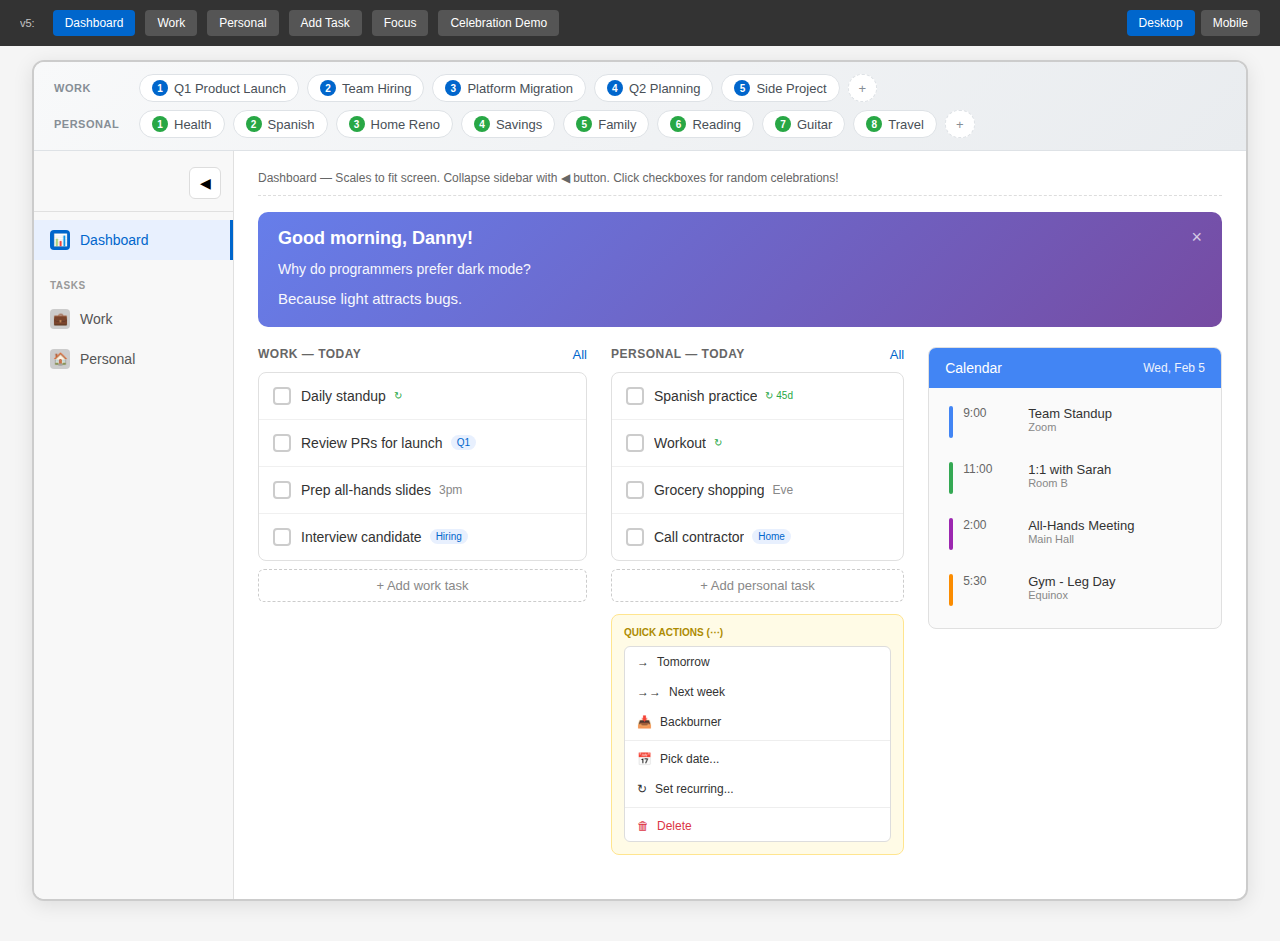
<file: wireframes.html>
<!DOCTYPE html>
<html lang="en">
<head>
    <meta charset="UTF-8">
    <meta name="viewport" content="width=device-width, initial-scale=1.0">
    <title>Priority Tracker - Wireframes v5</title>
    <style>
        * {
            margin: 0;
            padding: 0;
            box-sizing: border-box;
        }

        body {
            font-family: -apple-system, BlinkMacSystemFont, 'Segoe UI', Roboto, sans-serif;
            background: #f5f5f5;
            min-height: 100vh;
        }

        /* Wireframe Navigation */
        .wireframe-nav {
            position: fixed;
            top: 0;
            left: 0;
            right: 0;
            background: #333;
            color: white;
            padding: 10px 20px;
            display: flex;
            gap: 10px;
            z-index: 1000;
            flex-wrap: wrap;
            align-items: center;
        }

        .wireframe-nav span {
            font-size: 11px;
            opacity: 0.7;
            margin-right: 8px;
        }

        .wireframe-nav button {
            background: #555;
            border: none;
            color: white;
            padding: 6px 12px;
            border-radius: 4px;
            cursor: pointer;
            font-size: 12px;
            transition: background 0.2s;
        }

        .wireframe-nav button:hover {
            background: #666;
        }

        .wireframe-nav button.active {
            background: #0066cc;
        }

        .device-toggle {
            margin-left: auto;
            display: flex;
            gap: 6px;
        }

        /* Screen Container */
        .screen-container {
            padding-top: 60px;
            display: flex;
            justify-content: center;
            align-items: flex-start;
            min-height: 100vh;
            padding-bottom: 40px;
        }

        .screen {
            display: none;
            background: white;
            border: 2px solid #ccc;
            border-radius: 12px;
            overflow: hidden;
            box-shadow: 0 4px 20px rgba(0,0,0,0.1);
            position: relative;
        }

        .screen.active {
            display: block;
        }

        /* RESPONSIVE DESKTOP - scales to fit */
        .screen.desktop {
            width: 95vw;
            max-width: 1600px;
            min-width: 900px;
            min-height: 85vh;
        }

        .screen.mobile {
            width: 375px;
            min-height: 700px;
        }

        /* PRIORITIES STRIP */
        .priorities-strip {
            background: linear-gradient(135deg, #f8f9fa 0%, #e9ecef 100%);
            border-bottom: 1px solid #dee2e6;
            padding: 12px 20px;
        }

        .priorities-row {
            display: flex;
            align-items: center;
            gap: 10px;
            margin-bottom: 8px;
        }

        .priorities-row:last-child {
            margin-bottom: 0;
        }

        .priorities-label {
            font-size: 11px;
            font-weight: 600;
            color: #868e96;
            text-transform: uppercase;
            letter-spacing: 0.5px;
            min-width: 75px;
        }

        .priorities-list {
            display: flex;
            gap: 8px;
            flex-wrap: wrap;
            flex: 1;
        }

        .priority-chip {
            display: inline-flex;
            align-items: center;
            gap: 6px;
            padding: 5px 12px;
            background: white;
            border: 1px solid #dee2e6;
            border-radius: 16px;
            font-size: 13px;
            color: #495057;
            cursor: pointer;
            transition: all 0.2s;
        }

        .priority-chip:hover {
            border-color: #0066cc;
            background: #f0f7ff;
        }

        .priority-chip .priority-num {
            font-size: 10px;
            font-weight: 700;
            color: white;
            width: 16px;
            height: 16px;
            border-radius: 50%;
            display: flex;
            align-items: center;
            justify-content: center;
        }

        .priority-chip .priority-num.work { background: #0066cc; }
        .priority-chip .priority-num.personal { background: #28a745; }

        .priority-chip.add-new {
            border-style: dashed;
            color: #868e96;
            padding: 5px 10px;
        }

        /* COLLAPSIBLE SIDEBAR */
        .desktop-layout {
            display: flex;
            min-height: calc(85vh - 100px);
        }

        .wf-sidebar {
            width: 200px;
            background: #f8f8f8;
            border-right: 1px solid #e0e0e0;
            padding: 16px 0;
            flex-shrink: 0;
            transition: width 0.3s ease;
            overflow: hidden;
        }

        .wf-sidebar.collapsed {
            width: 56px;
        }

        .sidebar-toggle {
            display: flex;
            align-items: center;
            justify-content: flex-end;
            padding: 0 12px 12px;
            margin-bottom: 8px;
            border-bottom: 1px solid #e0e0e0;
        }

        .sidebar-toggle-btn {
            width: 32px;
            height: 32px;
            border: 1px solid #ddd;
            background: white;
            border-radius: 6px;
            cursor: pointer;
            display: flex;
            align-items: center;
            justify-content: center;
            font-size: 14px;
            transition: all 0.2s;
        }

        .sidebar-toggle-btn:hover {
            background: #f0f0f0;
        }

        .sidebar-item {
            padding: 10px 16px;
            cursor: pointer;
            font-size: 14px;
            color: #555;
            display: flex;
            align-items: center;
            gap: 10px;
            transition: all 0.2s;
            white-space: nowrap;
        }

        .wf-sidebar.collapsed .sidebar-item {
            padding: 10px 16px;
            justify-content: center;
        }

        .wf-sidebar.collapsed .sidebar-item span {
            display: none;
        }

        .sidebar-item:hover {
            background: #eee;
        }

        .sidebar-item.active {
            background: #e8f0fe;
            color: #0066cc;
            border-right: 3px solid #0066cc;
        }

        .sidebar-icon {
            width: 20px;
            height: 20px;
            background: #ccc;
            border-radius: 4px;
            flex-shrink: 0;
            display: flex;
            align-items: center;
            justify-content: center;
            font-size: 12px;
        }

        .sidebar-item.active .sidebar-icon {
            background: #0066cc;
        }

        .sidebar-section {
            margin-top: 20px;
            padding: 0 16px;
            margin-bottom: 8px;
        }

        .wf-sidebar.collapsed .sidebar-section {
            display: none;
        }

        .sidebar-section-title {
            font-size: 10px;
            font-weight: 600;
            color: #999;
            text-transform: uppercase;
            letter-spacing: 0.5px;
        }

        .desktop-main {
            flex: 1;
            padding: 20px 24px;
            overflow-y: auto;
            min-width: 0;
        }

        /* Section styles */
        .wf-section {
            margin-bottom: 24px;
        }

        .wf-section-header {
            display: flex;
            justify-content: space-between;
            align-items: center;
            margin-bottom: 10px;
        }

        .wf-section h2 {
            font-size: 12px;
            font-weight: 600;
            color: #666;
            text-transform: uppercase;
            letter-spacing: 0.5px;
        }

        .wf-link {
            font-size: 13px;
            color: #0066cc;
            cursor: pointer;
            text-decoration: none;
        }

        .wf-link:hover {
            text-decoration: underline;
        }

        /* RESPONSIVE Three Column Layout */
        .three-col {
            display: grid;
            grid-template-columns: 1fr 1fr minmax(280px, 320px);
            gap: 24px;
            align-items: start;
        }

        /* Task List */
        .task-list {
            border: 1px solid #e0e0e0;
            border-radius: 8px;
            overflow: hidden;
        }

        .task-item {
            display: flex;
            align-items: center;
            padding: 10px 14px;
            border-bottom: 1px solid #f0f0f0;
            cursor: pointer;
            transition: background 0.2s;
            gap: 10px;
            position: relative;
        }

        .task-item:last-child {
            border-bottom: none;
        }

        .task-item:hover {
            background: #f8f8f8;
        }

        .task-item:hover .task-actions {
            opacity: 1;
        }

        .task-checkbox {
            width: 18px;
            height: 18px;
            border: 2px solid #ccc;
            border-radius: 4px;
            flex-shrink: 0;
            cursor: pointer;
            transition: all 0.2s;
        }

        .task-checkbox:hover {
            border-color: #0066cc;
            transform: scale(1.1);
        }

        .task-checkbox.checked {
            background: #0066cc;
            border-color: #0066cc;
        }

        .task-content {
            flex: 1;
            min-width: 0;
            display: flex;
            align-items: center;
            gap: 8px;
        }

        .task-title {
            font-size: 14px;
            color: #333;
            white-space: nowrap;
            overflow: hidden;
            text-overflow: ellipsis;
        }

        .task-title.completed {
            text-decoration: line-through;
            color: #999;
        }

        .task-meta {
            font-size: 12px;
            color: #888;
            flex-shrink: 0;
        }

        .task-priority-tag {
            font-size: 10px;
            background: #e8f0fe;
            color: #0066cc;
            padding: 2px 6px;
            border-radius: 8px;
            white-space: nowrap;
        }

        .task-recurring {
            font-size: 10px;
            color: #28a745;
        }

        /* Task Actions */
        .task-actions {
            display: flex;
            gap: 4px;
            opacity: 0;
            transition: opacity 0.2s;
            flex-shrink: 0;
        }

        .task-action-btn {
            width: 26px;
            height: 26px;
            border: 1px solid #ddd;
            background: white;
            border-radius: 4px;
            cursor: pointer;
            display: flex;
            align-items: center;
            justify-content: center;
            font-size: 12px;
            transition: all 0.2s;
        }

        .task-action-btn:hover {
            background: #f0f0f0;
        }

        .task-action-btn.focus-btn:hover {
            background: #e8f0fe;
            border-color: #0066cc;
        }

        /* Add Task Button */
        .add-task-btn {
            display: flex;
            align-items: center;
            justify-content: center;
            gap: 6px;
            padding: 8px;
            margin-top: 8px;
            border: 1px dashed #ccc;
            border-radius: 6px;
            color: #888;
            font-size: 13px;
            cursor: pointer;
            transition: all 0.2s;
        }

        .add-task-btn:hover {
            border-color: #0066cc;
            color: #0066cc;
            background: #f8faff;
        }

        /* Calendar Section */
        .calendar-section {
            background: #fafafa;
            border: 1px solid #e0e0e0;
            border-radius: 8px;
            overflow: hidden;
        }

        .calendar-header {
            background: #4285f4;
            color: white;
            padding: 12px 16px;
            display: flex;
            justify-content: space-between;
            align-items: center;
        }

        .calendar-header h3 {
            font-size: 14px;
            font-weight: 500;
        }

        .calendar-date {
            font-size: 12px;
            opacity: 0.9;
        }

        .calendar-events {
            padding: 8px;
        }

        .calendar-event {
            display: flex;
            align-items: flex-start;
            padding: 10px 12px;
            border-radius: 6px;
            gap: 10px;
            transition: background 0.2s;
            margin-bottom: 4px;
        }

        .calendar-event:hover {
            background: #f0f0f0;
        }

        .event-time {
            font-size: 12px;
            color: #666;
            min-width: 55px;
            font-weight: 500;
        }

        .event-details {
            flex: 1;
            min-width: 0;
        }

        .event-title {
            font-size: 13px;
            color: #333;
        }

        .event-location {
            font-size: 11px;
            color: #888;
        }

        .event-color {
            width: 4px;
            min-height: 32px;
            border-radius: 2px;
            flex-shrink: 0;
        }

        .event-color.blue { background: #4285f4; }
        .event-color.green { background: #34a853; }
        .event-color.purple { background: #9c27b0; }
        .event-color.orange { background: #fb8c00; }

        /* Morning Joke */
        .morning-greeting {
            background: linear-gradient(135deg, #667eea 0%, #764ba2 100%);
            border-radius: 10px;
            padding: 16px 20px;
            margin-bottom: 20px;
            color: white;
        }

        .greeting-header {
            display: flex;
            justify-content: space-between;
            align-items: flex-start;
            margin-bottom: 10px;
        }

        .greeting-title {
            font-size: 18px;
            font-weight: 600;
        }

        .greeting-close {
            font-size: 18px;
            cursor: pointer;
            opacity: 0.7;
            line-height: 1;
        }

        .greeting-close:hover {
            opacity: 1;
        }

        .joke-text {
            font-size: 14px;
            line-height: 1.5;
            opacity: 0.95;
        }

        .joke-punchline {
            margin-top: 8px;
            font-weight: 500;
            font-size: 15px;
        }

        /* ===== CELEBRATION STYLES ===== */
        .celebration-overlay {
            position: fixed;
            top: 0;
            left: 0;
            right: 0;
            bottom: 0;
            pointer-events: none;
            z-index: 9999;
            overflow: hidden;
        }

        .confetti {
            position: absolute;
            width: 10px;
            height: 10px;
            animation: confetti-fall 3s ease-out forwards;
        }

        @keyframes confetti-fall {
            0% { transform: translateY(-100px) rotate(0deg); opacity: 1; }
            100% { transform: translateY(100vh) rotate(720deg); opacity: 0; }
        }

        /* Champagne */
        .champagne-container {
            position: fixed;
            bottom: 20%;
            left: 50%;
            transform: translateX(-50%);
            font-size: 80px;
            animation: champagne-pop 1s ease-out forwards;
        }

        @keyframes champagne-pop {
            0% { transform: translateX(-50%) scale(0.5) rotate(-10deg); opacity: 0; }
            30% { transform: translateX(-50%) scale(1.2) rotate(5deg); opacity: 1; }
            50% { transform: translateX(-50%) scale(1) rotate(-3deg); }
            100% { transform: translateX(-50%) scale(1) rotate(0deg); opacity: 0; }
        }

        .champagne-bubbles {
            position: absolute;
            bottom: 100%;
            left: 50%;
            transform: translateX(-50%);
        }

        .bubble {
            position: absolute;
            width: 8px;
            height: 8px;
            background: gold;
            border-radius: 50%;
            animation: bubble-rise 1.5s ease-out forwards;
        }

        @keyframes bubble-rise {
            0% { transform: translateY(0) scale(1); opacity: 1; }
            100% { transform: translateY(-200px) scale(0.3); opacity: 0; }
        }

        /* Cat GIF style */
        .cat-celebration {
            position: fixed;
            top: 50%;
            left: 50%;
            transform: translate(-50%, -50%);
            background: white;
            border-radius: 16px;
            padding: 20px;
            box-shadow: 0 10px 40px rgba(0,0,0,0.2);
            text-align: center;
            animation: cat-pop 0.5s ease-out forwards;
            z-index: 10001;
        }

        @keyframes cat-pop {
            0% { transform: translate(-50%, -50%) scale(0); }
            50% { transform: translate(-50%, -50%) scale(1.1); }
            100% { transform: translate(-50%, -50%) scale(1); }
        }

        .cat-celebration img {
            width: 200px;
            height: 150px;
            object-fit: cover;
            border-radius: 8px;
            margin-bottom: 12px;
        }

        .cat-celebration .cat-text {
            font-size: 18px;
            font-weight: 600;
            color: #333;
        }

        /* Fireworks */
        .firework {
            position: absolute;
            width: 6px;
            height: 6px;
            border-radius: 50%;
            animation: firework-explode 1.5s ease-out forwards;
        }

        @keyframes firework-explode {
            0% { transform: scale(0); opacity: 1; }
            50% { transform: scale(1); opacity: 1; }
            100% { transform: scale(1.5); opacity: 0; }
        }

        /* Emoji burst */
        .emoji-burst {
            position: absolute;
            font-size: 40px;
            animation: emoji-fly 2s ease-out forwards;
        }

        @keyframes emoji-fly {
            0% { transform: scale(0) rotate(0deg); opacity: 1; }
            50% { transform: scale(1.2) rotate(180deg); opacity: 1; }
            100% { transform: scale(0.5) rotate(360deg) translateY(-100px); opacity: 0; }
        }

        /* Star burst */
        .star {
            position: absolute;
            font-size: 24px;
            animation: star-burst 1.5s ease-out forwards;
        }

        @keyframes star-burst {
            0% { transform: scale(0) rotate(0deg); opacity: 1; }
            100% { transform: scale(1) rotate(360deg); opacity: 0; }
        }

        /* Rainbow wave */
        .rainbow-wave {
            position: fixed;
            bottom: 0;
            left: 0;
            right: 0;
            height: 200px;
            background: linear-gradient(180deg,
                transparent 0%,
                rgba(255,0,0,0.3) 20%,
                rgba(255,165,0,0.3) 40%,
                rgba(255,255,0,0.3) 60%,
                rgba(0,128,0,0.3) 80%,
                rgba(0,0,255,0.3) 100%
            );
            animation: rainbow-rise 2s ease-out forwards;
        }

        @keyframes rainbow-rise {
            0% { transform: translateY(100%); opacity: 0; }
            30% { opacity: 1; }
            100% { transform: translateY(-100vh); opacity: 0; }
        }

        .task-complete-toast {
            position: fixed;
            bottom: 30px;
            left: 50%;
            transform: translateX(-50%);
            background: #28a745;
            color: white;
            padding: 14px 28px;
            border-radius: 10px;
            font-size: 16px;
            font-weight: 600;
            box-shadow: 0 4px 20px rgba(40, 167, 69, 0.4);
            z-index: 10000;
            animation: toast-pop 0.3s ease-out;
        }

        @keyframes toast-pop {
            0% { transform: translateX(-50%) scale(0.8) translateY(20px); opacity: 0; }
            100% { transform: translateX(-50%) scale(1) translateY(0); opacity: 1; }
        }

        /* Quick actions demo */
        .demo-section {
            margin-top: 12px;
            padding: 12px;
            background: #fffbe6;
            border: 1px solid #ffe58f;
            border-radius: 8px;
        }

        .demo-section-title {
            font-size: 10px;
            font-weight: 600;
            color: #ad8b00;
            margin-bottom: 8px;
            text-transform: uppercase;
        }

        .demo-dropdown {
            background: white;
            border: 1px solid #ddd;
            border-radius: 6px;
            overflow: hidden;
        }

        .dropdown-item {
            padding: 8px 12px;
            font-size: 12px;
            color: #333;
            cursor: pointer;
            display: flex;
            align-items: center;
            gap: 8px;
        }

        .dropdown-item:hover {
            background: #f5f5f5;
        }

        .dropdown-divider {
            height: 1px;
            background: #eee;
            margin: 3px 0;
        }

        /* Filter bar */
        .filter-bar {
            display: flex;
            gap: 8px;
            margin-bottom: 16px;
            align-items: center;
            flex-wrap: wrap;
        }

        .filter-chip {
            padding: 6px 12px;
            background: #f0f0f0;
            border-radius: 12px;
            font-size: 12px;
            cursor: pointer;
        }

        .filter-chip.active {
            background: #e8f0fe;
            color: #0066cc;
        }

        .sort-dropdown {
            margin-left: auto;
            padding: 6px 10px;
            border: 1px solid #ddd;
            border-radius: 6px;
            font-size: 12px;
            background: white;
        }

        /* Screen title */
        .screen-title {
            font-size: 12px;
            color: #666;
            margin-bottom: 16px;
            padding-bottom: 10px;
            border-bottom: 1px dashed #ddd;
        }

        /* Modal */
        .modal {
            background: white;
            border-radius: 12px;
            width: 100%;
            max-width: 440px;
            overflow: hidden;
            box-shadow: 0 8px 32px rgba(0,0,0,0.15);
        }

        .modal-header {
            padding: 14px 18px;
            border-bottom: 1px solid #eee;
            display: flex;
            justify-content: space-between;
            align-items: center;
        }

        .modal-header h3 {
            font-size: 16px;
            font-weight: 600;
        }

        .modal-close {
            width: 26px;
            height: 26px;
            background: #eee;
            border-radius: 50%;
            cursor: pointer;
            display: flex;
            align-items: center;
            justify-content: center;
        }

        .modal-body { padding: 18px; }

        .modal-footer {
            padding: 14px 18px;
            border-top: 1px solid #eee;
            display: flex;
            gap: 10px;
            justify-content: flex-end;
        }

        .input-group { margin-bottom: 14px; }

        .input-label {
            font-size: 11px;
            font-weight: 600;
            color: #666;
            margin-bottom: 6px;
            display: block;
        }

        .input-field {
            width: 100%;
            padding: 10px 14px;
            border: 1px solid #ddd;
            border-radius: 8px;
            font-size: 14px;
            background: #fafafa;
        }

        .chip-group {
            display: flex;
            gap: 6px;
            flex-wrap: wrap;
        }

        .chip {
            padding: 6px 12px;
            background: #f0f0f0;
            border-radius: 12px;
            font-size: 12px;
            cursor: pointer;
            transition: all 0.2s;
        }

        .chip:hover, .chip.selected {
            background: #0066cc;
            color: white;
        }

        .btn {
            padding: 10px 20px;
            border-radius: 8px;
            font-size: 14px;
            cursor: pointer;
            border: none;
            transition: all 0.2s;
        }

        .btn-secondary { background: #eee; color: #333; }
        .btn-primary { background: #0066cc; color: white; }

        /* Toggle */
        .toggle-row {
            display: flex;
            justify-content: space-between;
            align-items: center;
            padding: 10px 0;
        }

        .toggle-label { font-size: 14px; color: #333; }

        .toggle-switch {
            width: 44px;
            height: 24px;
            background: #ccc;
            border-radius: 12px;
            position: relative;
            cursor: pointer;
            transition: background 0.2s;
        }

        .toggle-switch.on { background: #0066cc; }

        .toggle-switch::after {
            content: '';
            position: absolute;
            width: 20px;
            height: 20px;
            background: white;
            border-radius: 50%;
            top: 2px;
            left: 2px;
            transition: transform 0.2s;
        }

        .toggle-switch.on::after { transform: translateX(20px); }

        .recurring-options {
            margin-top: 10px;
            padding: 12px;
            background: #f8f8f8;
            border-radius: 8px;
            display: none;
        }

        .recurring-options.show { display: block; }

        /* Integration box */
        .integration-box {
            background: #f8f8f8;
            border: 1px dashed #ccc;
            border-radius: 8px;
            padding: 14px;
            text-align: center;
            margin-top: 14px;
        }

        .integration-icons {
            display: flex;
            justify-content: center;
            gap: 12px;
            margin-bottom: 10px;
        }

        .integration-icon {
            width: 36px;
            height: 36px;
            background: #ddd;
            border-radius: 8px;
            display: flex;
            align-items: center;
            justify-content: center;
            font-size: 16px;
        }

        .integration-text { font-size: 11px; color: #888; }

        /* Focus Mode */
        .focus-overlay {
            position: absolute;
            top: 0;
            left: 0;
            right: 0;
            bottom: 0;
            background: #1a1a2e;
            display: flex;
            flex-direction: column;
            align-items: center;
            justify-content: center;
            z-index: 500;
            color: white;
        }

        .focus-close {
            position: absolute;
            top: 20px;
            right: 20px;
            color: rgba(255,255,255,0.5);
            font-size: 12px;
            cursor: pointer;
            padding: 8px 14px;
            border: 1px solid rgba(255,255,255,0.2);
            border-radius: 6px;
        }

        .focus-close:hover { background: rgba(255,255,255,0.1); color: white; }

        .focus-timer {
            font-size: 100px;
            font-weight: 200;
            margin-bottom: 24px;
            font-variant-numeric: tabular-nums;
        }

        .focus-task-display {
            font-size: 22px;
            max-width: 450px;
            text-align: center;
            line-height: 1.4;
            margin-bottom: 40px;
            color: rgba(255,255,255,0.9);
        }

        .focus-controls { display: flex; gap: 14px; }

        .focus-btn {
            padding: 12px 28px;
            border-radius: 8px;
            font-size: 15px;
            cursor: pointer;
            border: none;
        }

        .focus-btn.primary { background: #4285f4; color: white; }
        .focus-btn.secondary {
            background: rgba(255,255,255,0.1);
            color: white;
            border: 1px solid rgba(255,255,255,0.2);
        }

        .focus-progress {
            position: absolute;
            bottom: 0;
            left: 0;
            height: 4px;
            background: #4285f4;
        }

        .focus-setup h2 { font-size: 26px; font-weight: 500; margin-bottom: 28px; }

        .focus-task-preview {
            background: rgba(255,255,255,0.1);
            padding: 18px 28px;
            border-radius: 12px;
            margin-bottom: 28px;
            font-size: 18px;
        }

        .focus-duration-options {
            display: flex;
            gap: 10px;
            justify-content: center;
            margin-bottom: 28px;
        }

        .duration-option {
            padding: 10px 20px;
            background: rgba(255,255,255,0.1);
            border: 2px solid transparent;
            border-radius: 8px;
            color: white;
            font-size: 14px;
            cursor: pointer;
        }

        .duration-option:hover { background: rgba(255,255,255,0.15); }
        .duration-option.selected { border-color: #4285f4; background: rgba(66, 133, 244, 0.2); }

        /* ===== MOBILE STYLES ===== */
        .mobile-container { display: none; }

        .screen.mobile .desktop-layout,
        .screen.mobile .priorities-strip { display: none; }

        .screen.mobile .mobile-container { display: block; }

        .mobile-panels {
            display: flex;
            overflow-x: auto;
            scroll-snap-type: x mandatory;
            -webkit-overflow-scrolling: touch;
            scrollbar-width: none;
        }

        .mobile-panels::-webkit-scrollbar { display: none; }

        .mobile-panel {
            flex: 0 0 100%;
            scroll-snap-align: start;
            min-height: 620px;
            padding: 14px;
            overflow-y: auto;
        }

        .mobile-tabs {
            display: flex;
            border-bottom: 1px solid #eee;
            background: white;
            position: sticky;
            top: 0;
            z-index: 10;
        }

        .mobile-tab {
            flex: 1;
            padding: 12px;
            text-align: center;
            font-size: 12px;
            font-weight: 500;
            color: #888;
            cursor: pointer;
            border-bottom: 2px solid transparent;
        }

        .mobile-tab.active { color: #0066cc; border-bottom-color: #0066cc; }

        .swipe-hint {
            text-align: center;
            padding: 6px;
            font-size: 10px;
            color: #aaa;
            background: #fafafa;
        }

        .mobile-priority-section { margin-bottom: 20px; }

        .mobile-priority-section h3 {
            font-size: 12px;
            font-weight: 600;
            color: #666;
            margin-bottom: 10px;
            text-transform: uppercase;
        }

        .mobile-priority-card {
            display: flex;
            align-items: center;
            gap: 12px;
            padding: 12px 14px;
            background: #f8f9fa;
            border: 1px solid #e9ecef;
            border-radius: 10px;
            margin-bottom: 8px;
        }

        .mobile-priority-num {
            width: 26px;
            height: 26px;
            color: white;
            border-radius: 50%;
            display: flex;
            align-items: center;
            justify-content: center;
            font-size: 12px;
            font-weight: 600;
        }

        .mobile-priority-num.work { background: #0066cc; }
        .mobile-priority-num.personal { background: #28a745; }

        .mobile-priority-title { font-size: 14px; color: #333; }

        .mobile-task-list {
            border: 1px solid #e9ecef;
            border-radius: 10px;
            overflow: hidden;
        }

        .mobile-task-item {
            display: flex;
            align-items: center;
            padding: 12px 14px;
            border-bottom: 1px solid #f0f0f0;
            gap: 10px;
        }

        .mobile-task-item:last-child { border-bottom: none; }

        .mobile-task-checkbox {
            width: 20px;
            height: 20px;
            border: 2px solid #ccc;
            border-radius: 4px;
            flex-shrink: 0;
        }

        .mobile-task-checkbox.checked {
            background: #0066cc;
            border-color: #0066cc;
        }

        .mobile-task-content { flex: 1; min-width: 0; }

        .mobile-task-title {
            font-size: 14px;
            color: #333;
            white-space: nowrap;
            overflow: hidden;
            text-overflow: ellipsis;
        }

        .mobile-task-title.completed {
            text-decoration: line-through;
            color: #999;
        }

        .mobile-task-meta {
            font-size: 11px;
            color: #888;
            display: flex;
            gap: 6px;
            align-items: center;
            margin-top: 2px;
        }

        .mobile-task-actions { font-size: 16px; color: #ccc; padding: 4px; }

        .mobile-section-header {
            font-size: 11px;
            font-weight: 600;
            color: #868e96;
            text-transform: uppercase;
            letter-spacing: 0.5px;
            margin: 16px 0 8px;
        }

        .mobile-section-header:first-child { margin-top: 0; }

        .mobile-calendar-header {
            background: #4285f4;
            color: white;
            padding: 16px;
            text-align: center;
        }

        .mobile-calendar-header h2 { font-size: 20px; font-weight: 500; }
        .mobile-calendar-header p { font-size: 13px; opacity: 0.9; margin-top: 4px; }

        .mobile-calendar-event {
            display: flex;
            padding: 14px 16px;
            border-bottom: 1px solid #f0f0f0;
            gap: 12px;
        }

        .mobile-event-time {
            font-size: 13px;
            font-weight: 500;
            color: #333;
            min-width: 70px;
        }

        .mobile-event-details { flex: 1; }
        .mobile-event-title { font-size: 14px; color: #333; margin-bottom: 2px; }
        .mobile-event-location { font-size: 12px; color: #888; }

        .mobile-fab {
            position: absolute;
            bottom: 20px;
            right: 20px;
            width: 56px;
            height: 56px;
            background: #0066cc;
            border-radius: 50%;
            display: flex;
            align-items: center;
            justify-content: center;
            color: white;
            font-size: 24px;
            box-shadow: 0 4px 12px rgba(0,102,204,0.3);
            cursor: pointer;
        }

        .mobile-joke {
            background: linear-gradient(135deg, #667eea 0%, #764ba2 100%);
            border-radius: 10px;
            padding: 14px 16px;
            margin-bottom: 16px;
            color: white;
        }

        .mobile-joke-title { font-size: 14px; font-weight: 600; margin-bottom: 6px; }
        .mobile-joke-text { font-size: 13px; line-height: 1.4; opacity: 0.95; }
    </style>
</head>
<body>
    <div class="wireframe-nav">
        <span>v5:</span>
        <button class="active" onclick="showScreen('dashboard')">Dashboard</button>
        <button onclick="showScreen('work')">Work</button>
        <button onclick="showScreen('personal')">Personal</button>
        <button onclick="showScreen('quick-add')">Add Task</button>
        <button onclick="showScreen('focus-setup')">Focus</button>
        <button onclick="showScreen('celebration')">Celebration Demo</button>
        <div class="device-toggle">
            <button class="active" onclick="setDevice('desktop')">Desktop</button>
            <button onclick="setDevice('mobile')">Mobile</button>
        </div>
    </div>

    <div class="screen-container">
        <!-- SCREEN 1: Dashboard -->
        <div id="dashboard" class="screen desktop active">
            <div class="priorities-strip">
                <div class="priorities-row">
                    <span class="priorities-label">Work</span>
                    <div class="priorities-list">
                        <div class="priority-chip"><span class="priority-num work">1</span> Q1 Product Launch</div>
                        <div class="priority-chip"><span class="priority-num work">2</span> Team Hiring</div>
                        <div class="priority-chip"><span class="priority-num work">3</span> Platform Migration</div>
                        <div class="priority-chip"><span class="priority-num work">4</span> Q2 Planning</div>
                        <div class="priority-chip"><span class="priority-num work">5</span> Side Project</div>
                        <div class="priority-chip add-new">+</div>
                    </div>
                </div>
                <div class="priorities-row">
                    <span class="priorities-label">Personal</span>
                    <div class="priorities-list">
                        <div class="priority-chip"><span class="priority-num personal">1</span> Health</div>
                        <div class="priority-chip"><span class="priority-num personal">2</span> Spanish</div>
                        <div class="priority-chip"><span class="priority-num personal">3</span> Home Reno</div>
                        <div class="priority-chip"><span class="priority-num personal">4</span> Savings</div>
                        <div class="priority-chip"><span class="priority-num personal">5</span> Family</div>
                        <div class="priority-chip"><span class="priority-num personal">6</span> Reading</div>
                        <div class="priority-chip"><span class="priority-num personal">7</span> Guitar</div>
                        <div class="priority-chip"><span class="priority-num personal">8</span> Travel</div>
                        <div class="priority-chip add-new">+</div>
                    </div>
                </div>
            </div>

            <div class="desktop-layout">
                <div class="wf-sidebar" id="sidebar">
                    <div class="sidebar-toggle">
                        <button class="sidebar-toggle-btn" onclick="toggleSidebar()" title="Toggle sidebar">◀</button>
                    </div>
                    <div class="sidebar-item active">
                        <div class="sidebar-icon">📊</div>
                        <span>Dashboard</span>
                    </div>
                    <div class="sidebar-section">
                        <div class="sidebar-section-title">Tasks</div>
                    </div>
                    <div class="sidebar-item" onclick="showScreen('work')">
                        <div class="sidebar-icon">💼</div>
                        <span>Work</span>
                    </div>
                    <div class="sidebar-item" onclick="showScreen('personal')">
                        <div class="sidebar-icon">🏠</div>
                        <span>Personal</span>
                    </div>
                </div>
                <div class="desktop-main">
                    <p class="screen-title">Dashboard — Scales to fit screen. Collapse sidebar with ◀ button. Click checkboxes for random celebrations!</p>

                    <!-- Morning Joke -->
                    <div class="morning-greeting">
                        <div class="greeting-header">
                            <div class="greeting-title">Good morning, Danny!</div>
                            <span class="greeting-close">×</span>
                        </div>
                        <div class="joke-text">
                            Why do programmers prefer dark mode?
                            <div class="joke-punchline">Because light attracts bugs.</div>
                        </div>
                    </div>

                    <div class="three-col">
                        <!-- Work Tasks -->
                        <div class="wf-section">
                            <div class="wf-section-header">
                                <h2>Work — Today</h2>
                                <a class="wf-link" onclick="showScreen('work')">All</a>
                            </div>
                            <div class="task-list">
                                <div class="task-item">
                                    <div class="task-checkbox" onclick="celebrateTask(this)"></div>
                                    <div class="task-content">
                                        <span class="task-title">Daily standup</span>
                                        <span class="task-recurring">↻</span>
                                    </div>
                                    <div class="task-actions">
                                        <div class="task-action-btn focus-btn">⏱</div>
                                        <div class="task-action-btn">⋯</div>
                                    </div>
                                </div>
                                <div class="task-item">
                                    <div class="task-checkbox" onclick="celebrateTask(this)"></div>
                                    <div class="task-content">
                                        <span class="task-title">Review PRs for launch</span>
                                        <span class="task-priority-tag">Q1</span>
                                    </div>
                                    <div class="task-actions">
                                        <div class="task-action-btn focus-btn">⏱</div>
                                        <div class="task-action-btn">⋯</div>
                                    </div>
                                </div>
                                <div class="task-item">
                                    <div class="task-checkbox" onclick="celebrateTask(this)"></div>
                                    <div class="task-content">
                                        <span class="task-title">Prep all-hands slides</span>
                                        <span class="task-meta">3pm</span>
                                    </div>
                                    <div class="task-actions">
                                        <div class="task-action-btn focus-btn">⏱</div>
                                        <div class="task-action-btn">⋯</div>
                                    </div>
                                </div>
                                <div class="task-item">
                                    <div class="task-checkbox" onclick="celebrateTask(this)"></div>
                                    <div class="task-content">
                                        <span class="task-title">Interview candidate</span>
                                        <span class="task-priority-tag">Hiring</span>
                                    </div>
                                    <div class="task-actions">
                                        <div class="task-action-btn focus-btn">⏱</div>
                                        <div class="task-action-btn">⋯</div>
                                    </div>
                                </div>
                            </div>
                            <div class="add-task-btn" onclick="showScreen('quick-add')">+ Add work task</div>
                        </div>

                        <!-- Personal Tasks -->
                        <div class="wf-section">
                            <div class="wf-section-header">
                                <h2>Personal — Today</h2>
                                <a class="wf-link" onclick="showScreen('personal')">All</a>
                            </div>
                            <div class="task-list">
                                <div class="task-item">
                                    <div class="task-checkbox" onclick="celebrateTask(this)"></div>
                                    <div class="task-content">
                                        <span class="task-title">Spanish practice</span>
                                        <span class="task-recurring">↻ 45d</span>
                                    </div>
                                    <div class="task-actions">
                                        <div class="task-action-btn focus-btn">⏱</div>
                                        <div class="task-action-btn">⋯</div>
                                    </div>
                                </div>
                                <div class="task-item">
                                    <div class="task-checkbox" onclick="celebrateTask(this)"></div>
                                    <div class="task-content">
                                        <span class="task-title">Workout</span>
                                        <span class="task-recurring">↻</span>
                                    </div>
                                    <div class="task-actions">
                                        <div class="task-action-btn focus-btn">⏱</div>
                                        <div class="task-action-btn">⋯</div>
                                    </div>
                                </div>
                                <div class="task-item">
                                    <div class="task-checkbox" onclick="celebrateTask(this)"></div>
                                    <div class="task-content">
                                        <span class="task-title">Grocery shopping</span>
                                        <span class="task-meta">Eve</span>
                                    </div>
                                    <div class="task-actions">
                                        <div class="task-action-btn focus-btn">⏱</div>
                                        <div class="task-action-btn">⋯</div>
                                    </div>
                                </div>
                                <div class="task-item">
                                    <div class="task-checkbox" onclick="celebrateTask(this)"></div>
                                    <div class="task-content">
                                        <span class="task-title">Call contractor</span>
                                        <span class="task-priority-tag">Home</span>
                                    </div>
                                    <div class="task-actions">
                                        <div class="task-action-btn focus-btn">⏱</div>
                                        <div class="task-action-btn">⋯</div>
                                    </div>
                                </div>
                            </div>
                            <div class="add-task-btn" onclick="showScreen('quick-add')">+ Add personal task</div>

                            <div class="demo-section">
                                <div class="demo-section-title">Quick Actions (⋯)</div>
                                <div class="demo-dropdown">
                                    <div class="dropdown-item"><span class="icon">→</span> Tomorrow</div>
                                    <div class="dropdown-item"><span class="icon">→→</span> Next week</div>
                                    <div class="dropdown-item"><span class="icon">📥</span> Backburner</div>
                                    <div class="dropdown-divider"></div>
                                    <div class="dropdown-item"><span class="icon">📅</span> Pick date...</div>
                                    <div class="dropdown-item"><span class="icon">↻</span> Set recurring...</div>
                                    <div class="dropdown-divider"></div>
                                    <div class="dropdown-item" style="color:#dc3545;"><span class="icon">🗑</span> Delete</div>
                                </div>
                            </div>
                        </div>

                        <!-- Calendar -->
                        <div class="wf-section">
                            <div class="calendar-section">
                                <div class="calendar-header">
                                    <h3>Calendar</h3>
                                    <span class="calendar-date">Wed, Feb 5</span>
                                </div>
                                <div class="calendar-events">
                                    <div class="calendar-event">
                                        <div class="event-color blue"></div>
                                        <div class="event-time">9:00</div>
                                        <div class="event-details">
                                            <div class="event-title">Team Standup</div>
                                            <div class="event-location">Zoom</div>
                                        </div>
                                    </div>
                                    <div class="calendar-event">
                                        <div class="event-color green"></div>
                                        <div class="event-time">11:00</div>
                                        <div class="event-details">
                                            <div class="event-title">1:1 with Sarah</div>
                                            <div class="event-location">Room B</div>
                                        </div>
                                    </div>
                                    <div class="calendar-event">
                                        <div class="event-color purple"></div>
                                        <div class="event-time">2:00</div>
                                        <div class="event-details">
                                            <div class="event-title">All-Hands Meeting</div>
                                            <div class="event-location">Main Hall</div>
                                        </div>
                                    </div>
                                    <div class="calendar-event">
                                        <div class="event-color orange"></div>
                                        <div class="event-time">5:30</div>
                                        <div class="event-details">
                                            <div class="event-title">Gym - Leg Day</div>
                                            <div class="event-location">Equinox</div>
                                        </div>
                                    </div>
                                </div>
                            </div>
                        </div>
                    </div>
                </div>
            </div>

            <!-- Mobile -->
            <div class="mobile-container">
                <div class="mobile-tabs">
                    <div class="mobile-tab" onclick="scrollToPanel(0)">Priorities</div>
                    <div class="mobile-tab active" onclick="scrollToPanel(1)">Today</div>
                    <div class="mobile-tab" onclick="scrollToPanel(2)">Calendar</div>
                </div>
                <div class="swipe-hint">← Swipe →</div>
                <div class="mobile-panels" id="mobilePanels">
                    <div class="mobile-panel">
                        <div class="mobile-priority-section">
                            <h3>Work Priorities</h3>
                            <div class="mobile-priority-card"><div class="mobile-priority-num work">1</div><div class="mobile-priority-title">Q1 Product Launch</div></div>
                            <div class="mobile-priority-card"><div class="mobile-priority-num work">2</div><div class="mobile-priority-title">Team Hiring</div></div>
                            <div class="mobile-priority-card"><div class="mobile-priority-num work">3</div><div class="mobile-priority-title">Platform Migration</div></div>
                        </div>
                        <div class="mobile-priority-section">
                            <h3>Personal Priorities</h3>
                            <div class="mobile-priority-card"><div class="mobile-priority-num personal">1</div><div class="mobile-priority-title">Health & Fitness</div></div>
                            <div class="mobile-priority-card"><div class="mobile-priority-num personal">2</div><div class="mobile-priority-title">Learn Spanish</div></div>
                            <div class="mobile-priority-card"><div class="mobile-priority-num personal">3</div><div class="mobile-priority-title">Home Renovation</div></div>
                        </div>
                    </div>
                    <div class="mobile-panel">
                        <div class="mobile-joke">
                            <div class="mobile-joke-title">Good morning!</div>
                            <div class="mobile-joke-text">Why do programmers prefer dark mode? Because light attracts bugs.</div>
                        </div>
                        <div class="mobile-section-header">Work</div>
                        <div class="mobile-task-list">
                            <div class="mobile-task-item"><div class="mobile-task-checkbox" onclick="celebrateTask(this)"></div><div class="mobile-task-content"><div class="mobile-task-title">Daily standup</div><div class="mobile-task-meta"><span class="task-recurring">↻</span></div></div><div class="mobile-task-actions">⋯</div></div>
                            <div class="mobile-task-item"><div class="mobile-task-checkbox" onclick="celebrateTask(this)"></div><div class="mobile-task-content"><div class="mobile-task-title">Review PRs for launch</div></div><div class="mobile-task-actions">⋯</div></div>
                        </div>
                        <div class="mobile-section-header">Personal</div>
                        <div class="mobile-task-list">
                            <div class="mobile-task-item"><div class="mobile-task-checkbox" onclick="celebrateTask(this)"></div><div class="mobile-task-content"><div class="mobile-task-title">Spanish practice</div><div class="mobile-task-meta"><span class="task-recurring">↻ 45d</span></div></div><div class="mobile-task-actions">⋯</div></div>
                            <div class="mobile-task-item"><div class="mobile-task-checkbox" onclick="celebrateTask(this)"></div><div class="mobile-task-content"><div class="mobile-task-title">Workout</div></div><div class="mobile-task-actions">⋯</div></div>
                        </div>
                    </div>
                    <div class="mobile-panel" style="padding: 0;">
                        <div class="mobile-calendar-header"><h2>Wednesday</h2><p>February 5, 2026</p></div>
                        <div class="mobile-calendar-event"><div class="event-color blue"></div><div class="mobile-event-time">9:00 AM</div><div class="mobile-event-details"><div class="mobile-event-title">Team Standup</div><div class="mobile-event-location">Zoom</div></div></div>
                        <div class="mobile-calendar-event"><div class="event-color green"></div><div class="mobile-event-time">11:00 AM</div><div class="mobile-event-details"><div class="mobile-event-title">1:1 with Sarah</div><div class="mobile-event-location">Room B</div></div></div>
                        <div class="mobile-calendar-event"><div class="event-color purple"></div><div class="mobile-event-time">2:00 PM</div><div class="mobile-event-details"><div class="mobile-event-title">All-Hands</div><div class="mobile-event-location">Main Hall</div></div></div>
                    </div>
                </div>
                <div class="mobile-fab" onclick="showScreen('quick-add')">+</div>
            </div>
        </div>

        <!-- SCREEN 2: Work Tasks -->
        <div id="work" class="screen desktop">
            <div class="priorities-strip">
                <div class="priorities-row">
                    <span class="priorities-label">Work</span>
                    <div class="priorities-list">
                        <div class="priority-chip"><span class="priority-num work">1</span> Q1 Product Launch</div>
                        <div class="priority-chip"><span class="priority-num work">2</span> Team Hiring</div>
                        <div class="priority-chip"><span class="priority-num work">3</span> Platform Migration</div>
                    </div>
                </div>
            </div>
            <div class="desktop-layout">
                <div class="wf-sidebar" id="sidebarWork">
                    <div class="sidebar-toggle"><button class="sidebar-toggle-btn" onclick="toggleSidebar('sidebarWork')">◀</button></div>
                    <div class="sidebar-item" onclick="showScreen('dashboard')"><div class="sidebar-icon">📊</div><span>Dashboard</span></div>
                    <div class="sidebar-section"><div class="sidebar-section-title">Tasks</div></div>
                    <div class="sidebar-item active"><div class="sidebar-icon">💼</div><span>Work</span></div>
                    <div class="sidebar-item" onclick="showScreen('personal')"><div class="sidebar-icon">🏠</div><span>Personal</span></div>
                </div>
                <div class="desktop-main">
                    <p class="screen-title">Work Tasks — Now with responsive layout and collapsible sidebar.</p>
                    <div class="wf-section-header" style="margin-bottom: 16px;">
                        <h2 style="font-size: 20px; color: #333; text-transform: none;">Work Tasks</h2>
                        <button class="btn btn-primary" onclick="showScreen('quick-add')">+ Add</button>
                    </div>
                    <div class="filter-bar">
                        <div class="filter-chip active">All</div>
                        <div class="filter-chip">Today</div>
                        <div class="filter-chip">Week</div>
                        <div class="filter-chip">Backburner</div>
                    </div>
                    <div class="wf-section">
                        <div class="wf-section-header"><h2>Recurring</h2></div>
                        <div class="task-list">
                            <div class="task-item"><div class="task-checkbox" onclick="celebrateTask(this)"></div><div class="task-content"><span class="task-title">Daily standup</span><span class="task-recurring">↻ Weekdays 9am</span></div><div class="task-actions"><div class="task-action-btn focus-btn">⏱</div><div class="task-action-btn">⋯</div></div></div>
                            <div class="task-item"><div class="task-checkbox" onclick="celebrateTask(this)"></div><div class="task-content"><span class="task-title">Weekly team sync</span><span class="task-recurring">↻ Mondays</span></div><div class="task-actions"><div class="task-action-btn focus-btn">⏱</div><div class="task-action-btn">⋯</div></div></div>
                        </div>
                    </div>
                    <div class="wf-section">
                        <div class="wf-section-header"><h2>Today</h2></div>
                        <div class="task-list">
                            <div class="task-item"><div class="task-checkbox" onclick="celebrateTask(this)"></div><div class="task-content"><span class="task-title">Review PRs for launch feature</span><span class="task-priority-tag">Q1</span></div><div class="task-actions"><div class="task-action-btn focus-btn">⏱</div><div class="task-action-btn">⋯</div></div></div>
                            <div class="task-item"><div class="task-checkbox" onclick="celebrateTask(this)"></div><div class="task-content"><span class="task-title">Prep all-hands slides</span><span class="task-meta">3pm</span></div><div class="task-actions"><div class="task-action-btn focus-btn">⏱</div><div class="task-action-btn">⋯</div></div></div>
                        </div>
                        <div class="add-task-btn" onclick="showScreen('quick-add')">+ Add task</div>
                    </div>
                </div>
            </div>
            <div class="mobile-container">
                <div style="padding: 14px; border-bottom: 1px solid #eee; display: flex; justify-content: space-between;"><h2 style="font-size: 18px;">Work Tasks</h2><a class="wf-link" onclick="showScreen('dashboard')">← Back</a></div>
                <div style="padding: 0 14px 80px;">
                    <div class="mobile-section-header">Today</div>
                    <div class="mobile-task-list">
                        <div class="mobile-task-item"><div class="mobile-task-checkbox" onclick="celebrateTask(this)"></div><div class="mobile-task-content"><div class="mobile-task-title">Review PRs</div></div><div class="mobile-task-actions">⋯</div></div>
                    </div>
                </div>
                <div class="mobile-fab" onclick="showScreen('quick-add')">+</div>
            </div>
        </div>

        <!-- SCREEN 3: Personal Tasks -->
        <div id="personal" class="screen desktop">
            <div class="priorities-strip">
                <div class="priorities-row">
                    <span class="priorities-label">Personal</span>
                    <div class="priorities-list">
                        <div class="priority-chip"><span class="priority-num personal">1</span> Health</div>
                        <div class="priority-chip"><span class="priority-num personal">2</span> Spanish</div>
                        <div class="priority-chip"><span class="priority-num personal">3</span> Home Reno</div>
                    </div>
                </div>
            </div>
            <div class="desktop-layout">
                <div class="wf-sidebar" id="sidebarPersonal">
                    <div class="sidebar-toggle"><button class="sidebar-toggle-btn" onclick="toggleSidebar('sidebarPersonal')">◀</button></div>
                    <div class="sidebar-item" onclick="showScreen('dashboard')"><div class="sidebar-icon">📊</div><span>Dashboard</span></div>
                    <div class="sidebar-section"><div class="sidebar-section-title">Tasks</div></div>
                    <div class="sidebar-item" onclick="showScreen('work')"><div class="sidebar-icon">💼</div><span>Work</span></div>
                    <div class="sidebar-item active"><div class="sidebar-icon">🏠</div><span>Personal</span></div>
                </div>
                <div class="desktop-main">
                    <p class="screen-title">Personal Tasks</p>
                    <div class="wf-section-header" style="margin-bottom: 16px;">
                        <h2 style="font-size: 20px; color: #333; text-transform: none;">Personal Tasks</h2>
                        <button class="btn btn-primary" onclick="showScreen('quick-add')">+ Add</button>
                    </div>
                    <div class="wf-section">
                        <div class="wf-section-header"><h2>Recurring</h2></div>
                        <div class="task-list">
                            <div class="task-item"><div class="task-checkbox" onclick="celebrateTask(this)"></div><div class="task-content"><span class="task-title">Spanish practice</span><span class="task-recurring">↻ Daily · 45d streak</span></div><div class="task-actions"><div class="task-action-btn focus-btn">⏱</div><div class="task-action-btn">⋯</div></div></div>
                            <div class="task-item"><div class="task-checkbox" onclick="celebrateTask(this)"></div><div class="task-content"><span class="task-title">Morning workout</span><span class="task-recurring">↻ Daily</span></div><div class="task-actions"><div class="task-action-btn focus-btn">⏱</div><div class="task-action-btn">⋯</div></div></div>
                        </div>
                    </div>
                    <div class="wf-section">
                        <div class="wf-section-header"><h2>Today</h2></div>
                        <div class="task-list">
                            <div class="task-item"><div class="task-checkbox" onclick="celebrateTask(this)"></div><div class="task-content"><span class="task-title">Grocery shopping</span><span class="task-meta">Evening</span></div><div class="task-actions"><div class="task-action-btn focus-btn">⏱</div><div class="task-action-btn">⋯</div></div></div>
                            <div class="task-item"><div class="task-checkbox" onclick="celebrateTask(this)"></div><div class="task-content"><span class="task-title">Call contractor</span><span class="task-priority-tag">Home</span></div><div class="task-actions"><div class="task-action-btn focus-btn">⏱</div><div class="task-action-btn">⋯</div></div></div>
                        </div>
                        <div class="add-task-btn" onclick="showScreen('quick-add')">+ Add task</div>
                    </div>
                </div>
            </div>
            <div class="mobile-container">
                <div style="padding: 14px; border-bottom: 1px solid #eee; display: flex; justify-content: space-between;"><h2 style="font-size: 18px;">Personal Tasks</h2><a class="wf-link" onclick="showScreen('dashboard')">← Back</a></div>
                <div style="padding: 0 14px 80px;">
                    <div class="mobile-section-header">Today</div>
                    <div class="mobile-task-list">
                        <div class="mobile-task-item"><div class="mobile-task-checkbox" onclick="celebrateTask(this)"></div><div class="mobile-task-content"><div class="mobile-task-title">Spanish practice</div></div><div class="mobile-task-actions">⋯</div></div>
                    </div>
                </div>
                <div class="mobile-fab" onclick="showScreen('quick-add')">+</div>
            </div>
        </div>

        <!-- SCREEN 4: Quick Add -->
        <div id="quick-add" class="screen desktop">
            <div class="desktop-layout" style="min-height: auto;">
                <div class="wf-sidebar" id="sidebarAdd">
                    <div class="sidebar-toggle"><button class="sidebar-toggle-btn" onclick="toggleSidebar('sidebarAdd')">◀</button></div>
                    <div class="sidebar-item" onclick="showScreen('dashboard')"><div class="sidebar-icon">📊</div><span>Dashboard</span></div>
                </div>
                <div class="desktop-main" style="display: flex; justify-content: center; align-items: flex-start; padding-top: 40px;">
                    <div class="modal">
                        <div class="modal-header"><h3>Add New Task</h3><div class="modal-close" onclick="showScreen('dashboard')">×</div></div>
                        <div class="modal-body">
                            <div class="input-group"><label class="input-label">Task</label><input type="text" class="input-field" placeholder="What do you need to do?"></div>
                            <div class="input-group"><label class="input-label">Category</label><div class="chip-group"><div class="chip">Work</div><div class="chip selected">Personal</div></div></div>
                            <div class="input-group"><label class="input-label">When</label><div class="chip-group"><div class="chip selected">Today</div><div class="chip">Tomorrow</div><div class="chip">This Week</div><div class="chip">Backburner</div></div></div>
                            <div class="toggle-row"><div class="toggle-label">Recurring task</div><div class="toggle-switch on" onclick="this.classList.toggle('on'); document.getElementById('recurringOpts').classList.toggle('show');"></div></div>
                            <div id="recurringOpts" class="recurring-options show"><label class="input-label">Repeat</label><div class="chip-group"><div class="chip selected">Daily</div><div class="chip">Weekdays</div><div class="chip">Weekly</div><div class="chip">Monthly</div></div></div>
                            <div class="integration-box"><div class="integration-icons"><div class="integration-icon">🎤</div><div class="integration-icon">💬</div></div><div class="integration-text">Siri · WhatsApp · Shortcuts</div></div>
                        </div>
                        <div class="modal-footer"><button class="btn btn-secondary" onclick="showScreen('dashboard')">Cancel</button><button class="btn btn-primary" onclick="showScreen('dashboard')">Add Task</button></div>
                    </div>
                </div>
            </div>
            <div class="mobile-container">
                <div style="padding: 14px; border-bottom: 1px solid #eee; display: flex; justify-content: space-between;"><h2 style="font-size: 16px;">Add Task</h2><a class="wf-link" onclick="showScreen('dashboard')">Cancel</a></div>
                <div style="padding: 14px;">
                    <div class="input-group"><label class="input-label">Task</label><input type="text" class="input-field" placeholder="What do you need to do?"></div>
                    <div class="input-group"><label class="input-label">Category</label><div class="chip-group"><div class="chip">Work</div><div class="chip selected">Personal</div></div></div>
                    <div class="input-group"><label class="input-label">When</label><div class="chip-group"><div class="chip selected">Today</div><div class="chip">Tomorrow</div><div class="chip">Week</div><div class="chip">Later</div></div></div>
                    <div class="toggle-row"><div class="toggle-label">Recurring</div><div class="toggle-switch"></div></div>
                    <button class="btn btn-primary" style="width: 100%; margin-top: 16px;" onclick="showScreen('dashboard')">Add Task</button>
                </div>
            </div>
        </div>

        <!-- SCREEN 5: Focus Mode -->
        <div id="focus-setup" class="screen desktop">
            <div class="focus-overlay">
                <div class="focus-close" onclick="showScreen('dashboard')">✕ Exit</div>
                <div class="focus-setup">
                    <h2>Focus on one thing</h2>
                    <div class="focus-task-preview">Review PRs for launch feature</div>
                    <div style="margin-bottom: 14px; font-size: 14px; opacity: 0.7;">How long?</div>
                    <div class="focus-duration-options">
                        <div class="duration-option">10m</div>
                        <div class="duration-option selected">20m</div>
                        <div class="duration-option">30m</div>
                        <div class="duration-option">45m</div>
                        <div class="duration-option">60m</div>
                    </div>
                    <button class="focus-btn primary" onclick="showScreen('dashboard')">Start Focus</button>
                </div>
            </div>
        </div>

        <!-- SCREEN 6: Celebration Demo -->
        <div id="celebration" class="screen desktop">
            <div class="desktop-layout">
                <div class="wf-sidebar" id="sidebarCelebrate">
                    <div class="sidebar-toggle"><button class="sidebar-toggle-btn" onclick="toggleSidebar('sidebarCelebrate')">◀</button></div>
                    <div class="sidebar-item" onclick="showScreen('dashboard')"><div class="sidebar-icon">📊</div><span>Dashboard</span></div>
                </div>
                <div class="desktop-main">
                    <p class="screen-title">Celebration Demo — Each checkbox triggers a RANDOM celebration: confetti, champagne, cat gifs, fireworks, emoji bursts, rainbows!</p>
                    <div style="max-width: 500px; margin: 40px auto; text-align: center;">
                        <h2 style="font-size: 24px; margin-bottom: 12px;">Complete tasks to celebrate!</h2>
                        <p style="color: #666; margin-bottom: 32px;">Each one is different. Try them all!</p>
                        <div class="task-list">
                            <div class="task-item" style="padding: 18px;"><div class="task-checkbox" onclick="celebrateTask(this)" style="width: 24px; height: 24px;"></div><div class="task-content"><span class="task-title" style="font-size: 16px;">Task 1 - Click me!</span></div></div>
                            <div class="task-item" style="padding: 18px;"><div class="task-checkbox" onclick="celebrateTask(this)" style="width: 24px; height: 24px;"></div><div class="task-content"><span class="task-title" style="font-size: 16px;">Task 2 - Try this one!</span></div></div>
                            <div class="task-item" style="padding: 18px;"><div class="task-checkbox" onclick="celebrateTask(this)" style="width: 24px; height: 24px;"></div><div class="task-content"><span class="task-title" style="font-size: 16px;">Task 3 - What will you get?</span></div></div>
                            <div class="task-item" style="padding: 18px;"><div class="task-checkbox" onclick="celebrateTask(this)" style="width: 24px; height: 24px;"></div><div class="task-content"><span class="task-title" style="font-size: 16px;">Task 4 - Keep going!</span></div></div>
                            <div class="task-item" style="padding: 18px;"><div class="task-checkbox" onclick="celebrateTask(this)" style="width: 24px; height: 24px;"></div><div class="task-content"><span class="task-title" style="font-size: 16px;">Task 5 - One more!</span></div></div>
                            <div class="task-item" style="padding: 18px;"><div class="task-checkbox" onclick="celebrateTask(this)" style="width: 24px; height: 24px;"></div><div class="task-content"><span class="task-title" style="font-size: 16px;">Task 6 - Last one!</span></div></div>
                        </div>
                    </div>
                </div>
            </div>
        </div>
    </div>

    <div class="celebration-overlay" id="celebrationOverlay"></div>

    <script>
        let currentDevice = 'desktop';

        function showScreen(screenId) {
            document.querySelectorAll('.screen').forEach(s => s.classList.remove('active'));
            document.getElementById(screenId).classList.add('active');
            document.querySelectorAll('.wireframe-nav button').forEach(b => {
                const btnText = b.textContent.toLowerCase();
                if (btnText === screenId.toLowerCase() ||
                    (screenId === 'focus-setup' && btnText === 'focus') ||
                    (screenId === 'celebration' && btnText === 'celebration demo')) {
                    b.classList.add('active');
                } else if (!btnText.includes('desktop') && !btnText.includes('mobile')) {
                    b.classList.remove('active');
                }
            });
            setDevice(currentDevice);
        }

        function setDevice(device) {
            currentDevice = device;
            document.querySelectorAll('.screen').forEach(s => {
                s.classList.remove('desktop', 'mobile');
                s.classList.add(device);
            });
            document.querySelectorAll('.device-toggle button').forEach(b => {
                b.classList.toggle('active', b.textContent.toLowerCase() === device);
            });
        }

        function toggleSidebar(id = 'sidebar') {
            const sidebar = document.getElementById(id);
            sidebar.classList.toggle('collapsed');
            const btn = sidebar.querySelector('.sidebar-toggle-btn');
            btn.textContent = sidebar.classList.contains('collapsed') ? '▶' : '◀';
        }

        function scrollToPanel(index) {
            const panels = document.getElementById('mobilePanels');
            if (panels) {
                panels.scrollTo({ left: panels.offsetWidth * index, behavior: 'smooth' });
            }
            document.querySelectorAll('.mobile-tab').forEach((tab, i) => {
                tab.classList.toggle('active', i === index);
            });
        }

        // Cat images (using placeholder URLs - in real app would be actual gifs)
        const catImages = [
            'https://cataas.com/cat/gif?t=' + Date.now(),
            'https://cataas.com/cat/cute?t=' + Date.now(),
            'https://cataas.com/cat/says/NICE?t=' + Date.now(),
        ];

        // Celebration types
        const celebrationTypes = [
            'confetti',
            'champagne',
            'cat',
            'fireworks',
            'emoji',
            'stars',
            'rainbow'
        ];

        function celebrateTask(checkbox) {
            if (checkbox.classList.contains('checked')) return;
            checkbox.classList.add('checked');

            const taskItem = checkbox.closest('.task-item') || checkbox.closest('.mobile-task-item');
            if (taskItem) {
                const title = taskItem.querySelector('.task-title, .mobile-task-title');
                if (title) title.classList.add('completed');
            }

            // Pick random celebration
            const type = celebrationTypes[Math.floor(Math.random() * celebrationTypes.length)];
            const overlay = document.getElementById('celebrationOverlay');

            switch(type) {
                case 'confetti':
                    createConfetti(overlay);
                    break;
                case 'champagne':
                    createChampagne(overlay);
                    break;
                case 'cat':
                    createCatPopup();
                    break;
                case 'fireworks':
                    createFireworks(overlay);
                    break;
                case 'emoji':
                    createEmojiBurst(overlay);
                    break;
                case 'stars':
                    createStarBurst(overlay);
                    break;
                case 'rainbow':
                    createRainbow(overlay);
                    break;
            }

            // Toast message
            const messages = [
                "Nice work!", "You're on fire!", "Crushed it!", "Boom!",
                "Nailed it!", "Amazing!", "Keep it up!", "Unstoppable!",
                "Legend!", "Way to go!", "Superstar!", "Killing it!"
            ];
            showToast(messages[Math.floor(Math.random() * messages.length)]);
        }

        function createConfetti(overlay) {
            const colors = ['#ff6b6b', '#4ecdc4', '#45b7d1', '#96ceb4', '#ffeaa7', '#a29bfe', '#fd79a8', '#00b894'];
            for (let i = 0; i < 60; i++) {
                const confetti = document.createElement('div');
                confetti.className = 'confetti';
                confetti.style.left = Math.random() * 100 + '%';
                confetti.style.background = colors[Math.floor(Math.random() * colors.length)];
                confetti.style.animationDelay = Math.random() * 0.5 + 's';
                confetti.style.animationDuration = (2 + Math.random()) + 's';
                confetti.style.borderRadius = Math.random() > 0.5 ? '50%' : '0%';
                confetti.style.width = (6 + Math.random() * 8) + 'px';
                confetti.style.height = (6 + Math.random() * 8) + 'px';
                overlay.appendChild(confetti);
            }
            setTimeout(() => overlay.innerHTML = '', 3500);
        }

        function createChampagne(overlay) {
            const container = document.createElement('div');
            container.className = 'champagne-container';
            container.innerHTML = '🍾';
            overlay.appendChild(container);

            // Bubbles
            const bubbleContainer = document.createElement('div');
            bubbleContainer.className = 'champagne-bubbles';
            for (let i = 0; i < 20; i++) {
                const bubble = document.createElement('div');
                bubble.className = 'bubble';
                bubble.style.left = (Math.random() * 60 - 30) + 'px';
                bubble.style.animationDelay = Math.random() * 0.5 + 's';
                bubbleContainer.appendChild(bubble);
            }
            container.appendChild(bubbleContainer);

            // Also add some confetti
            createConfetti(overlay);
            setTimeout(() => container.remove(), 3000);
        }

        function createCatPopup() {
            const popup = document.createElement('div');
            popup.className = 'cat-celebration';
            popup.innerHTML = `
                <img src="https://cataas.com/cat/gif?width=200&height=150&t=${Date.now()}" alt="Celebration cat" onerror="this.src='https://placekitten.com/200/150'">
                <div class="cat-text">Purrfect! 🐱</div>
            `;
            document.body.appendChild(popup);
            setTimeout(() => popup.remove(), 3000);
        }

        function createFireworks(overlay) {
            const colors = ['#ff0000', '#00ff00', '#0000ff', '#ffff00', '#ff00ff', '#00ffff', '#ffa500'];
            for (let burst = 0; burst < 5; burst++) {
                const centerX = 20 + Math.random() * 60;
                const centerY = 20 + Math.random() * 40;
                setTimeout(() => {
                    for (let i = 0; i < 20; i++) {
                        const spark = document.createElement('div');
                        spark.className = 'firework';
                        const angle = (i / 20) * Math.PI * 2;
                        const distance = 50 + Math.random() * 50;
                        spark.style.left = centerX + '%';
                        spark.style.top = centerY + '%';
                        spark.style.background = colors[Math.floor(Math.random() * colors.length)];
                        spark.style.boxShadow = `0 0 6px ${spark.style.background}`;
                        spark.style.setProperty('--tx', Math.cos(angle) * distance + 'px');
                        spark.style.setProperty('--ty', Math.sin(angle) * distance + 'px');
                        spark.style.animation = `firework-explode 1s ease-out forwards`;
                        spark.style.transform = `translate(${Math.cos(angle) * distance}px, ${Math.sin(angle) * distance}px)`;
                        overlay.appendChild(spark);
                    }
                }, burst * 300);
            }
            setTimeout(() => overlay.innerHTML = '', 3000);
        }

        function createEmojiBurst(overlay) {
            const emojis = ['🎉', '🎊', '⭐', '💫', '✨', '🌟', '🔥', '💪', '👏', '🙌', '🎯', '💯'];
            for (let i = 0; i < 15; i++) {
                const emoji = document.createElement('div');
                emoji.className = 'emoji-burst';
                emoji.textContent = emojis[Math.floor(Math.random() * emojis.length)];
                emoji.style.left = 30 + Math.random() * 40 + '%';
                emoji.style.top = 40 + Math.random() * 20 + '%';
                emoji.style.animationDelay = Math.random() * 0.3 + 's';
                overlay.appendChild(emoji);
            }
            setTimeout(() => overlay.innerHTML = '', 2500);
        }

        function createStarBurst(overlay) {
            for (let i = 0; i < 30; i++) {
                const star = document.createElement('div');
                star.className = 'star';
                star.textContent = '⭐';
                star.style.left = Math.random() * 100 + '%';
                star.style.top = Math.random() * 100 + '%';
                star.style.animationDelay = Math.random() * 0.5 + 's';
                star.style.fontSize = (16 + Math.random() * 24) + 'px';
                overlay.appendChild(star);
            }
            setTimeout(() => overlay.innerHTML = '', 2000);
        }

        function createRainbow(overlay) {
            const wave = document.createElement('div');
            wave.className = 'rainbow-wave';
            overlay.appendChild(wave);
            // Also add some emoji
            createEmojiBurst(overlay);
            setTimeout(() => wave.remove(), 2500);
        }

        function showToast(message) {
            const existing = document.querySelector('.task-complete-toast');
            if (existing) existing.remove();

            const toast = document.createElement('div');
            toast.className = 'task-complete-toast';
            toast.textContent = message;
            document.body.appendChild(toast);
            setTimeout(() => toast.remove(), 2500);
        }

        // Event listeners
        document.querySelectorAll('.duration-option').forEach(opt => {
            opt.addEventListener('click', function() {
                document.querySelectorAll('.duration-option').forEach(o => o.classList.remove('selected'));
                this.classList.add('selected');
            });
        });

        document.querySelectorAll('.chip-group .chip').forEach(chip => {
            chip.addEventListener('click', function() {
                this.parentElement.querySelectorAll('.chip').forEach(c => c.classList.remove('selected'));
                this.classList.add('selected');
            });
        });

        document.addEventListener('DOMContentLoaded', () => {
            const panels = document.getElementById('mobilePanels');
            if (panels) {
                panels.addEventListener('scroll', () => {
                    const index = Math.round(panels.scrollLeft / panels.offsetWidth);
                    document.querySelectorAll('.mobile-tab').forEach((tab, i) => {
                        tab.classList.toggle('active', i === index);
                    });
                });
            }
        });
    </script>
</body>
</html>
</file>
